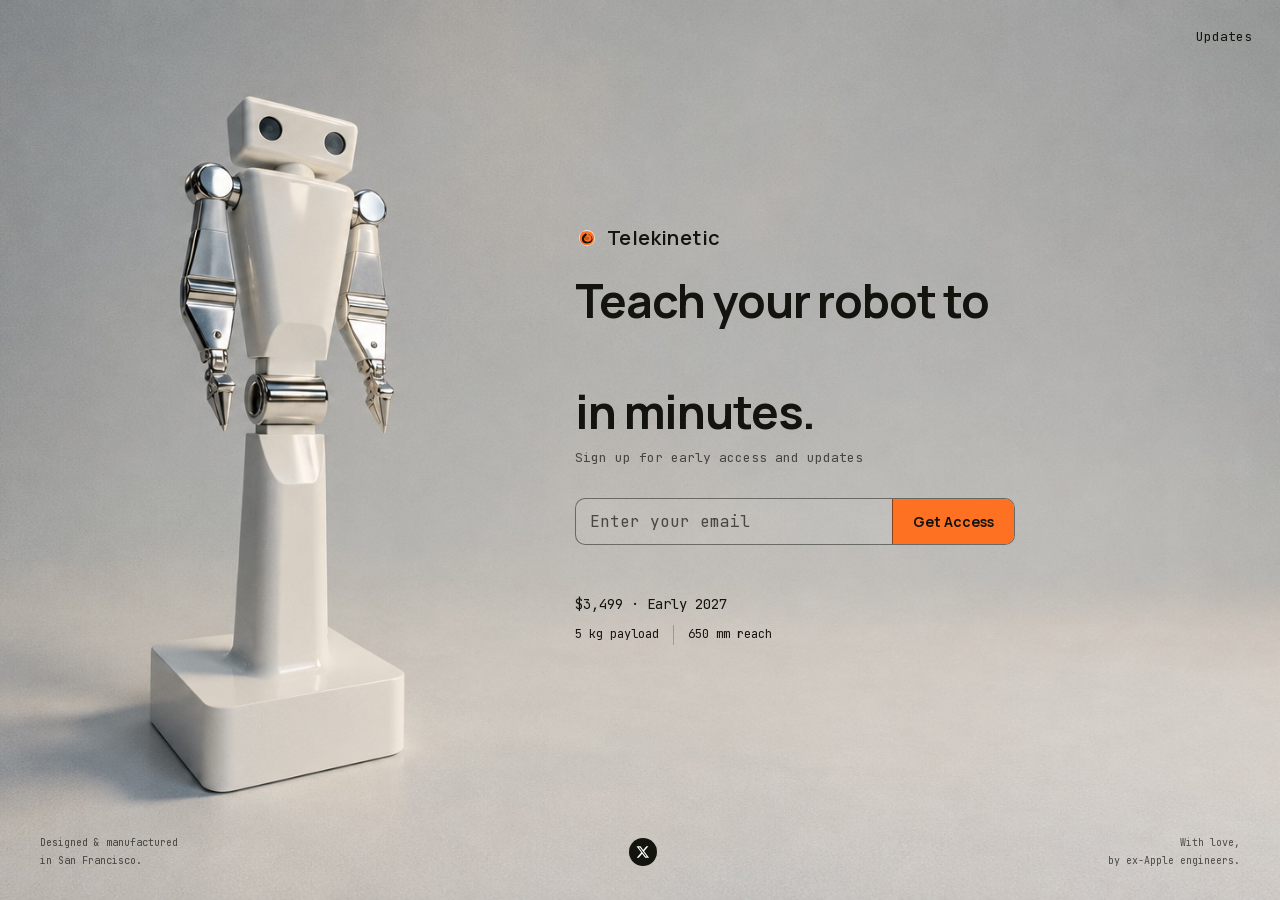
<file: index.html>
<!DOCTYPE html>
<html lang="en">
<head>
<meta charset="utf-8">
<!-- Direct GA4: Telekinetic web stream, initialized by /assets/analytics.js. -->
<script src="/assets/analytics.js"></script>
<script src="/assets/behavior.js"></script>
<!-- Google Tag Manager -->
<script>(function(w,d,s,l,i){w[l]=w[l]||[];w[l].push({'gtm.start':
new Date().getTime(),event:'gtm.js'});var f=d.getElementsByTagName(s)[0],
j=d.createElement(s),dl=l!='dataLayer'?'&l='+l:'';j.async=true;j.src=
'https://www.googletagmanager.com/gtm.js?id='+i+dl;f.parentNode.insertBefore(j,f);
})(window,document,'script','dataLayer','GTM-W44566MH');</script>
<script>(function(w,d,s,l,i){w[l]=w[l]||[];w[l].push({'gtm.start':
new Date().getTime(),event:'gtm.js'});var f=d.getElementsByTagName(s)[0],
j=d.createElement(s),dl=l!='dataLayer'?'&l='+l:'';j.async=true;j.src=
'https://www.googletagmanager.com/gtm.js?id='+i+dl;f.parentNode.insertBefore(j,f);
})(window,document,'script','dataLayer','GTM-W2WT46WW');</script>
<!-- End Google Tag Manager -->
<meta name="viewport" content="width=device-width, initial-scale=1, viewport-fit=cover">
<meta name="theme-color" content="#b9bbb5" media="(min-width: 761px) and (min-aspect-ratio: 10001 / 10000)">
<meta name="theme-color" content="#c2c2bb" media="(max-width: 760px), (max-aspect-ratio: 1 / 1)">
<title>Telekinetic — Teach your own robot in minutes</title>
<meta name="description" content="Teach your own robot in minutes. 5 kg payload, 650 mm reach. $3,499. Early 2027.">
<meta property="og:type" content="website">
<meta property="og:title" content="Telekinetic — Teach your own robot in minutes">
<meta property="og:description" content="Yours to teach. $3,499. Early 2027.">
<meta property="og:image" content="https://telekinetic.bot/assets/robot-studio.jpg">
<meta name="twitter:card" content="summary_large_image">
<meta name="twitter:title" content="Telekinetic — Teach your own robot in minutes">
<meta name="twitter:description" content="Yours to teach. $3,499. Early 2027.">
<meta name="twitter:image" content="https://telekinetic.bot/assets/robot-studio.jpg">
<link rel="preload" as="image" href="assets/robot-studio.jpg" media="(min-width: 761px) and (min-aspect-ratio: 10001 / 10000)">
<style>/* cyrillic-ext */
@font-face {
  font-family: 'JetBrains Mono';
  font-style: normal;
  font-weight: 400;
  font-display: swap;
  src: url("assets/43e7d0b7.woff2") format('woff2');
  unicode-range: U+0460-052F, U+1C80-1C8A, U+20B4, U+2DE0-2DFF, U+A640-A69F, U+FE2E-FE2F;
}
/* cyrillic */
@font-face {
  font-family: 'JetBrains Mono';
  font-style: normal;
  font-weight: 400;
  font-display: swap;
  src: url("assets/e3f0cf5c.woff2") format('woff2');
  unicode-range: U+0301, U+0400-045F, U+0490-0491, U+04B0-04B1, U+2116;
}
/* greek */
@font-face {
  font-family: 'JetBrains Mono';
  font-style: normal;
  font-weight: 400;
  font-display: swap;
  src: url("assets/a555582a.woff2") format('woff2');
  unicode-range: U+0370-0377, U+037A-037F, U+0384-038A, U+038C, U+038E-03A1, U+03A3-03FF;
}
/* vietnamese */
@font-face {
  font-family: 'JetBrains Mono';
  font-style: normal;
  font-weight: 400;
  font-display: swap;
  src: url("assets/3508856f.woff2") format('woff2');
  unicode-range: U+0102-0103, U+0110-0111, U+0128-0129, U+0168-0169, U+01A0-01A1, U+01AF-01B0, U+0300-0301, U+0303-0304, U+0308-0309, U+0323, U+0329, U+1EA0-1EF9, U+20AB;
}
/* latin-ext */
@font-face {
  font-family: 'JetBrains Mono';
  font-style: normal;
  font-weight: 400;
  font-display: swap;
  src: url("assets/17e02203.woff2") format('woff2');
  unicode-range: U+0100-02BA, U+02BD-02C5, U+02C7-02CC, U+02CE-02D7, U+02DD-02FF, U+0304, U+0308, U+0329, U+1D00-1DBF, U+1E00-1E9F, U+1EF2-1EFF, U+2020, U+20A0-20AB, U+20AD-20C0, U+2113, U+2C60-2C7F, U+A720-A7FF;
}
/* latin */
@font-face {
  font-family: 'JetBrains Mono';
  font-style: normal;
  font-weight: 400;
  font-display: swap;
  src: url("assets/7f76cdfa.woff2") format('woff2');
  unicode-range: U+0000-00FF, U+0131, U+0152-0153, U+02BB-02BC, U+02C6, U+02DA, U+02DC, U+0304, U+0308, U+0329, U+2000-206F, U+20AC, U+2122, U+2191, U+2193, U+2212, U+2215, U+FEFF, U+FFFD;
}
/* cyrillic-ext */
@font-face {
  font-family: 'JetBrains Mono';
  font-style: normal;
  font-weight: 500;
  font-display: swap;
  src: url("assets/43e7d0b7.woff2") format('woff2');
  unicode-range: U+0460-052F, U+1C80-1C8A, U+20B4, U+2DE0-2DFF, U+A640-A69F, U+FE2E-FE2F;
}
/* cyrillic */
@font-face {
  font-family: 'JetBrains Mono';
  font-style: normal;
  font-weight: 500;
  font-display: swap;
  src: url("assets/e3f0cf5c.woff2") format('woff2');
  unicode-range: U+0301, U+0400-045F, U+0490-0491, U+04B0-04B1, U+2116;
}
/* greek */
@font-face {
  font-family: 'JetBrains Mono';
  font-style: normal;
  font-weight: 500;
  font-display: swap;
  src: url("assets/a555582a.woff2") format('woff2');
  unicode-range: U+0370-0377, U+037A-037F, U+0384-038A, U+038C, U+038E-03A1, U+03A3-03FF;
}
/* vietnamese */
@font-face {
  font-family: 'JetBrains Mono';
  font-style: normal;
  font-weight: 500;
  font-display: swap;
  src: url("assets/3508856f.woff2") format('woff2');
  unicode-range: U+0102-0103, U+0110-0111, U+0128-0129, U+0168-0169, U+01A0-01A1, U+01AF-01B0, U+0300-0301, U+0303-0304, U+0308-0309, U+0323, U+0329, U+1EA0-1EF9, U+20AB;
}
/* latin-ext */
@font-face {
  font-family: 'JetBrains Mono';
  font-style: normal;
  font-weight: 500;
  font-display: swap;
  src: url("assets/17e02203.woff2") format('woff2');
  unicode-range: U+0100-02BA, U+02BD-02C5, U+02C7-02CC, U+02CE-02D7, U+02DD-02FF, U+0304, U+0308, U+0329, U+1D00-1DBF, U+1E00-1E9F, U+1EF2-1EFF, U+2020, U+20A0-20AB, U+20AD-20C0, U+2113, U+2C60-2C7F, U+A720-A7FF;
}
/* latin */
@font-face {
  font-family: 'JetBrains Mono';
  font-style: normal;
  font-weight: 500;
  font-display: swap;
  src: url("assets/7f76cdfa.woff2") format('woff2');
  unicode-range: U+0000-00FF, U+0131, U+0152-0153, U+02BB-02BC, U+02C6, U+02DA, U+02DC, U+0304, U+0308, U+0329, U+2000-206F, U+20AC, U+2122, U+2191, U+2193, U+2212, U+2215, U+FEFF, U+FFFD;
}
/* cyrillic-ext */
@font-face {
  font-family: 'Manrope';
  font-style: normal;
  font-weight: 600;
  font-display: swap;
  src: url("assets/4dc63db3.woff2") format('woff2');
  unicode-range: U+0460-052F, U+1C80-1C8A, U+20B4, U+2DE0-2DFF, U+A640-A69F, U+FE2E-FE2F;
}
/* cyrillic */
@font-face {
  font-family: 'Manrope';
  font-style: normal;
  font-weight: 600;
  font-display: swap;
  src: url("assets/01ca65db.woff2") format('woff2');
  unicode-range: U+0301, U+0400-045F, U+0490-0491, U+04B0-04B1, U+2116;
}
/* greek */
@font-face {
  font-family: 'Manrope';
  font-style: normal;
  font-weight: 600;
  font-display: swap;
  src: url("assets/b2069164.woff2") format('woff2');
  unicode-range: U+0370-0377, U+037A-037F, U+0384-038A, U+038C, U+038E-03A1, U+03A3-03FF;
}
/* vietnamese */
@font-face {
  font-family: 'Manrope';
  font-style: normal;
  font-weight: 600;
  font-display: swap;
  src: url("assets/5e5f9a6a.woff2") format('woff2');
  unicode-range: U+0102-0103, U+0110-0111, U+0128-0129, U+0168-0169, U+01A0-01A1, U+01AF-01B0, U+0300-0301, U+0303-0304, U+0308-0309, U+0323, U+0329, U+1EA0-1EF9, U+20AB;
}
/* latin-ext */
@font-face {
  font-family: 'Manrope';
  font-style: normal;
  font-weight: 600;
  font-display: swap;
  src: url("assets/e9dc303c.woff2") format('woff2');
  unicode-range: U+0100-02BA, U+02BD-02C5, U+02C7-02CC, U+02CE-02D7, U+02DD-02FF, U+0304, U+0308, U+0329, U+1D00-1DBF, U+1E00-1E9F, U+1EF2-1EFF, U+2020, U+20A0-20AB, U+20AD-20C0, U+2113, U+2C60-2C7F, U+A720-A7FF;
}
/* latin */
@font-face {
  font-family: 'Manrope';
  font-style: normal;
  font-weight: 600;
  font-display: swap;
  src: url("assets/5b0e48e4.woff2") format('woff2');
  unicode-range: U+0000-00FF, U+0131, U+0152-0153, U+02BB-02BC, U+02C6, U+02DA, U+02DC, U+0304, U+0308, U+0329, U+2000-206F, U+20AC, U+2122, U+2191, U+2193, U+2212, U+2215, U+FEFF, U+FFFD;
}
/* cyrillic-ext */
@font-face {
  font-family: 'Manrope';
  font-style: normal;
  font-weight: 700;
  font-display: swap;
  src: url("assets/4dc63db3.woff2") format('woff2');
  unicode-range: U+0460-052F, U+1C80-1C8A, U+20B4, U+2DE0-2DFF, U+A640-A69F, U+FE2E-FE2F;
}
/* cyrillic */
@font-face {
  font-family: 'Manrope';
  font-style: normal;
  font-weight: 700;
  font-display: swap;
  src: url("assets/01ca65db.woff2") format('woff2');
  unicode-range: U+0301, U+0400-045F, U+0490-0491, U+04B0-04B1, U+2116;
}
/* greek */
@font-face {
  font-family: 'Manrope';
  font-style: normal;
  font-weight: 700;
  font-display: swap;
  src: url("assets/b2069164.woff2") format('woff2');
  unicode-range: U+0370-0377, U+037A-037F, U+0384-038A, U+038C, U+038E-03A1, U+03A3-03FF;
}
/* vietnamese */
@font-face {
  font-family: 'Manrope';
  font-style: normal;
  font-weight: 700;
  font-display: swap;
  src: url("assets/5e5f9a6a.woff2") format('woff2');
  unicode-range: U+0102-0103, U+0110-0111, U+0128-0129, U+0168-0169, U+01A0-01A1, U+01AF-01B0, U+0300-0301, U+0303-0304, U+0308-0309, U+0323, U+0329, U+1EA0-1EF9, U+20AB;
}
/* latin-ext */
@font-face {
  font-family: 'Manrope';
  font-style: normal;
  font-weight: 700;
  font-display: swap;
  src: url("assets/e9dc303c.woff2") format('woff2');
  unicode-range: U+0100-02BA, U+02BD-02C5, U+02C7-02CC, U+02CE-02D7, U+02DD-02FF, U+0304, U+0308, U+0329, U+1D00-1DBF, U+1E00-1E9F, U+1EF2-1EFF, U+2020, U+20A0-20AB, U+20AD-20C0, U+2113, U+2C60-2C7F, U+A720-A7FF;
}
/* latin */
@font-face {
  font-family: 'Manrope';
  font-style: normal;
  font-weight: 700;
  font-display: swap;
  src: url("assets/5b0e48e4.woff2") format('woff2');
  unicode-range: U+0000-00FF, U+0131, U+0152-0153, U+02BB-02BC, U+02C6, U+02DA, U+02DC, U+0304, U+0308, U+0329, U+2000-206F, U+20AC, U+2122, U+2191, U+2193, U+2212, U+2215, U+FEFF, U+FFFD;
}
</style>
<style>
  :root { color-scheme: light; --ink: #14140f; --accent: #ff7122; --mono: 'JetBrains Mono', monospace; }
  * { box-sizing: border-box; }
  body { margin: 0; background: #b9bbb5; color: var(--ink); font-family: 'Manrope', sans-serif; -webkit-font-smoothing: antialiased; }
  ::selection { background: var(--accent); color: var(--ink); }
  .hero { position: relative; min-height: 100svh; overflow: hidden; display: grid; grid-template-columns: 44% 56%; align-items: start; padding: 64px 0 100px; }
  .hero-visual { display: block; }
  .hero-photo { position: absolute; top: 0; left: 0; width: 100%; height: 100%; object-fit: cover; object-position: left top; pointer-events: none; }
  .studio-extension { position: absolute; top: 0; pointer-events: none; transform: scaleX(-1); }
  .product { container-type: inline-size; position: relative; min-width: 0; max-width: 760px; margin: max(0px, calc(50svh - 320px)) 0 0; padding: 32px 4vw 32px 12px; }

  h1 { font-size: min(54px, 3.6vw, 9.2cqw); font-weight: 700; line-height: 1; letter-spacing: -.025em; margin: 0 0 14px; }
  .signup-note { font-family: var(--mono); font-size: 13px; color: #14140fb3; margin: 0 0 32px; }
  .product-name { display: flex; align-items: center; gap: 8px; font-size: 20px; line-height: 1.2; font-weight: 600; letter-spacing: .02em; margin: 0 0 28px; }
  .brand-logo { position: relative; display: grid; place-items: center; flex: 0 0 auto; width: 24px; height: 24px; padding: 0; border: 0; border-radius: 50%; background: transparent; color: inherit; cursor: pointer; }
  .brand-logo::before { content: ""; position: absolute; inset: -10px; border-radius: 50%; }
  .brand-logo:hover { background: transparent; }
  .brand-mark { display: block; width: 18px; height: 18px; }
  .brand-mark .wheel { transform-origin: 128px 128px; }
  .brand-mark .eye { transform-box: fill-box; transform-origin: center; }
  .brand-logo.is-playing .wheel { animation: brand-spin 8s linear infinite; }
  .brand-logo.is-playing .orange { animation: brand-pulse 4s ease-in-out infinite; }
  .brand-logo.is-playing .eye { animation: brand-blink 4s infinite; }
  @keyframes brand-spin { to { transform: rotate(360deg); } }
  @keyframes brand-pulse { 0%,100% { fill: #ff7122; } 50% { fill: #ff8945; } }
  @keyframes brand-blink { 0%,57%,65%,100% { transform: scaleY(1); } 60%,62% { transform: scaleY(.08); } }
  .specs { display: flex; flex-wrap: wrap; gap: 6px 14px; padding: 0; list-style: none; font-family: var(--mono); font-size: 12px; line-height: 1.6; margin: 12px 0 0; }
  .specs li { white-space: nowrap; }
  .specs li + li { border-left: 1px solid #14140f40; padding-left: 14px; }
  .headline-intro, .headline-ending { display: block; white-space: nowrap; }
  /* Manrope’s visible letters sit .08em below the line-box center. Offset the
     viewport and rotation axis to center both fades on the letters themselves. */
  .headline-dial { color: var(--accent); position: relative; display: grid; width: max-content; max-width: 100%; height: 2em; padding-block: .22em .38em; margin-block: -.22em -.38em; overflow: hidden; perspective: 10em; mask-image: linear-gradient(to bottom, transparent, #000 20%, #000 80%, transparent); font-size: inherit; line-height: 1.3; letter-spacing: -.04em; }
  .dial-task { position: relative; grid-area: 1 / 1; display: block; white-space: nowrap; opacity: 0; transform: rotateX(-70deg); transform-origin: center calc(50% + .08em) -.85em; backface-visibility: hidden; will-change: transform, opacity; animation: dial-turn 12s infinite both; }
  .dial-task:nth-child(1) { animation-delay: -2.35s; }
  .dial-task:nth-child(2) { animation-delay: .65s; }
  .dial-task:nth-child(3) { animation-delay: 3.65s; }
  .dial-task:nth-child(4) { animation-delay: 6.65s; }
  .dial-task > span { display: inline-block; }
  @keyframes dial-turn {
    0% { opacity: 0; transform: rotateX(-70deg); animation-timing-function: cubic-bezier(.4,0,.2,1); }
    19.583333% { opacity: 1; transform: rotateX(0); }
    25% { opacity: 1; transform: rotateX(0); animation-timing-function: cubic-bezier(.4,0,.2,1); }
    44.583333%, 100% { opacity: 0; transform: rotateX(70deg); }
  }
  .sr-only { position: absolute; width: 1px; height: 1px; overflow: hidden; clip-path: inset(50%); white-space: nowrap; }
  .purchase { display: flex; flex-wrap: wrap; align-items: baseline; gap: 8px; margin: 20px 0 0; font-family: var(--mono); font-size: 14px; }
  .price, .availability { font: inherit; }
  .signup { width: 100%; max-width: 440px; }
  form { display: flex; width: 100%; border-radius: 10px; overflow: hidden; border: 1px solid #14140f80; background: #ffffff0d; }
  input { width: 0; flex: 1; min-width: 0; padding: 12px 14px; background: transparent; color: var(--ink); border: 0; border-radius: 0; font-family: var(--mono); font-size: 16px; }
  input::placeholder { color: #14140fb3; opacity: 1; }
  button { border: 0; border-left: 1px solid #14140f80; padding: 12px 20px; background: var(--accent); color: var(--ink); font: 700 14px 'Manrope', sans-serif; cursor: pointer; transition: background .2s; white-space: nowrap; }
  button:hover { background: #ff8c4b; }
  button:disabled { cursor: wait; opacity: .7; }
  :focus-visible { outline: 2px solid var(--ink); outline-offset: 4px; }
  form:focus-within { outline: 2px solid var(--ink); outline-offset: 3px; }
  input:focus-visible { outline: none; }
  .form-message { min-height: 1.6em; margin: 10px 0 0; font-family: var(--mono); font-size: 13px; line-height: 1.6; color: #9b0f45; }
  .share { display: grid; gap: 10px; width: 100%; max-width: 440px; margin: 14px 0 0; font-family: var(--mono); font-size: 13px; }
  .share[hidden] { display: none; }
  .signup-done { display: inline-flex; align-items: center; gap: 10px; margin: 0; padding: 10px 14px; border: 1px solid #1f7a3a40; border-radius: 10px; background: #d5ead7; color: #14532d; font-family: var(--mono); font-size: 13px; line-height: 1.4; }
  .signup-done::before { content: ''; flex: 0 0 auto; width: 18px; height: 18px; border-radius: 50%; background: #1f7a3a url("data:image/svg+xml,%3Csvg xmlns='http://www.w3.org/2000/svg' viewBox='0 0 12 12'%3E%3Cpath d='M2.5 6.2 5 8.6l4.5-5' fill='none' stroke='%23fff' stroke-width='1.8' stroke-linecap='round' stroke-linejoin='round'/%3E%3C/svg%3E") center / 12px no-repeat; }
  .share-row { display: flex; align-items: center; justify-content: space-between; gap: 12px; }
  .share-row p { margin: 0; }
  .share-button { display: inline-flex; align-items: center; justify-content: center; gap: 6px; flex: 0 0 auto; min-width: 44px; min-height: 36px; padding: 8px 14px; border: 1px solid #14140f80; border-radius: 10px; background: #ffffff0d; color: var(--ink); font: 700 13px 'Manrope', sans-serif; text-decoration: none; }
  .share-button:hover { background: #ffffff40; }
  .footer { position: absolute; bottom: 30px; left: 40px; right: 40px; display: flex; justify-content: space-between; align-items: end; gap: 24px; font-family: var(--mono); font-size: 10px; line-height: 1.8; color: #14140fb3; }
  .footer p { margin: 0; }
  .updates-link { position: absolute; top: 22px; right: max(28px, env(safe-area-inset-right)); z-index: 5; font-family: var(--mono); font-size: 13px; line-height: 1; color: var(--ink); text-decoration: none; padding: 8px 0; }
  .updates-link:hover { text-decoration: underline; text-decoration-color: var(--accent); text-decoration-thickness: 2px; text-underline-offset: 4px; }
  .footer-note { text-align: right; }
  .x-link { display: inline-flex; flex: 0 0 auto; width: 36px; height: 36px; border-radius: 50%; color: var(--ink); transition: opacity .2s; }
  .x-link svg { width: 100%; height: 100%; }
  .x-link:hover { opacity: .8; }
  .footer-x { align-self: center; width: 28px; height: 28px; }
  /* Keep tablet content beside a fully visible robot, including portrait screens. */
  @media (min-width: 601px) and (max-width: 1100px) {
    .product-name { font-size: clamp(15px, 1.8vw, 20px); }
    .brand-mark { width: clamp(14px, 1.64vw, 18px); height: clamp(14px, 1.64vw, 18px); }
    .footer { left: 28px; right: 28px; }
  }
  @media (max-width: 760px), (max-aspect-ratio: 1 / 1) {
    .studio-extension { display: none; }
    html, body { background: #c2c2bb; }
    /* The empty right side of the extended studio scene continues behind the content. */
    .hero { display: block; min-height: 100svh; min-height: 100dvh; padding: 0; isolation: isolate; }
    .hero::before { content: ''; position: absolute; inset: 0; z-index: -1; background: url('assets/robot-studio-extended.jpg') right bottom / cover no-repeat; filter: brightness(.94) sepia(.05); pointer-events: none; }
    .hero-visual { display: block; }
    .hero-photo { position: relative; display: block; width: 100%; height: auto; aspect-ratio: 2 / 3; object-fit: cover; object-position: left top; inset: auto; mask-image: linear-gradient(to bottom, #000 93%, transparent 100%); }
    .product { width: auto; max-width: 560px; margin: 0 auto; padding: 32px max(20px, env(safe-area-inset-right)) 48px max(20px, env(safe-area-inset-left)); }
    h1 { font-size: min(48px, 9.2cqw); line-height: 1.08; letter-spacing: -.045em; margin-bottom: 24px; }
    .product-name { font-size: 15px; margin-bottom: 24px; gap: 6px; }
    .brand-mark { width: 14px; height: 14px; }
    .signup-note { margin-bottom: 24px; }
    .specs, .signup { max-width: none; }
    .footer { position: relative; left: auto; right: auto; bottom: auto; padding: 0 max(26px, env(safe-area-inset-right)) max(24px, env(safe-area-inset-bottom)) max(26px, env(safe-area-inset-left)); font-size: 9px; }
    .footer-note { max-width: 130px; }
    /* Lead with the headline and signup; the robot follows below. */
    .hero { display: flex; flex-direction: column; }
    .product { order: 1; width: 100%; padding-top: max(32px, env(safe-area-inset-top)); padding-bottom: 8px; }
    .hero-visual { order: 2; }
    .footer { order: 3; }
    .hero-photo { mask-image: linear-gradient(to bottom, transparent 0, #000 22%, #000 93%, transparent 100%); }
  }
  @media (prefers-reduced-motion: reduce) {
    button { transition: none; }
    .brand-logo.is-playing .wheel, .brand-logo.is-playing .orange, .brand-logo.is-playing .eye { animation: none; }
    .headline-dial { mask-image: none; }
    .dial-task { animation: none; opacity: 0; transform: none; }
    .dial-task:first-child { opacity: 1; }
  }
</style>
</head>
<body>
<!-- Google Tag Manager (noscript) -->
<noscript><iframe src="https://www.googletagmanager.com/ns.html?id=GTM-W44566MH"
height="0" width="0" style="display:none;visibility:hidden"></iframe></noscript>
<noscript><iframe src="https://www.googletagmanager.com/ns.html?id=GTM-W2WT46WW"
height="0" width="0" style="display:none;visibility:hidden"></iframe></noscript>
<!-- End Google Tag Manager (noscript) -->
<main class="hero">
  <a class="updates-link" href="updates/">Updates</a>
  <picture class="hero-visual">
  <img class="hero-photo" src="assets/robot-studio.jpg" alt="A white Telekinetic robot with two polished metal arms and a mobile base, casting a shadow across the gray studio floor" fetchpriority="high" width="1536" height="1024">
  </picture>
  <img class="studio-extension" src="assets/robot-studio.jpg" alt="" aria-hidden="true">
  <section class="product" aria-labelledby="headline">
    <div class="product-name"><button class="brand-logo" type="button" aria-label="Animate Telekinetic logo"><svg class="brand-mark" viewBox="0 0 256 256" aria-hidden="true" focusable="false">



<circle cx="128" cy="128" r="112" fill="#fff"/>
<path class="orange" fill="#ff7122" d="M125 28C163 28 197 40 216 73C232 98 236 117 230 141C226 169 213 199 186 216C161 231 126 236 96 226C66 218 44 202 33 176C22 150 24 120 31 94C37 66 50 43 78 35C95 30 111 29 125 28Z"/>
<path class="wheel" fill="#14140f" d="M100 69C111 61 121 65 124 75C128 85 118 93 108 102C87 120 83 136 89 154C97 177 124 185 149 181C174 177 192 161 193 143C195 124 185 104 174 92C164 81 153 75 145 73C140 71 140 69 145 70C166 75 181 88 192 106C205 126 211 144 204 162C195 186 175 199 146 203C120 207 94 203 77 191C58 178 53 155 56 133C58 107 74 87 100 69Z"/>
<rect x="105" y="118" width="46" height="28" rx="8" fill="none" stroke="#14140f" stroke-width="4.5"/>
<circle class="eye" cx="119" cy="132" r="4" fill="#14140f"/>
<circle class="eye" cx="137" cy="132" r="4" fill="#14140f"/>
</svg>
</button><span>Telekinetic</span></div>
    <h1 id="headline">
      <span class="headline-intro">Teach your robot to</span>
      <span class="headline-dial" aria-hidden="true">
        <span class="dial-task"><span>make you espresso</span></span>
        <span class="dial-task"><span>wipe down the counter</span></span>
        <span class="dial-task"><span>clean your bathroom</span></span>
        <span class="dial-task"><span>make you an omelette</span></span>
      </span>
      <span class="sr-only">make you espresso, wipe down the counter, clean your bathroom, or make you an omelette</span>
      <span class="headline-ending">in minutes.</span>
    </h1>
    <p class="signup-note">Sign up for early access and updates</p>
    <div id="tk-signup" class="signup">
      <form id="tk-form" novalidate aria-label="Get early access to Telekinetic">
        <input id="tk-email" type="email" name="email" autocomplete="email" inputmode="email" enterkeyhint="go" autocapitalize="off" autocorrect="off" spellcheck="false" placeholder="Enter your email" aria-label="Email address" aria-describedby="tk-error" required>
        <button id="tk-submit" type="submit">Get Access</button>
      </form>
      <p id="tk-error" class="form-message" role="alert"></p>
    </div>
    <div id="tk-share" class="share" hidden>
      <div class="share-row">
        <p>Know someone who’d want one? Share it!</p>
        <button id="tk-copy" class="share-button" type="button">Copy URL</button>
      </div>
      <div class="share-row">
        <p>Follow us on X</p>
        <a id="tk-follow" class="x-link" href="https://x.com/telekinetic_bot" target="_blank" rel="noopener" aria-label="Telekinetic on X"><svg viewBox="0 0 24 24" aria-hidden="true" focusable="false"><circle cx="12" cy="12" r="12" fill="currentColor"/><path fill="#fff" transform="translate(5.8 6) scale(.5)" d="M18.244 2.25h3.308l-7.227 8.26 8.502 11.24H16.17l-5.214-6.817L4.99 21.75H1.68l7.73-8.835L1.254 2.25H8.08l4.713 6.231zm-1.161 17.52h1.833L7.084 4.126H5.117z"/></svg></a>
      </div>
    </div>
    <div class="purchase"><span class="price">$3,499</span><span aria-hidden="true">·</span><span class="availability">Early 2027</span></div>
    <ul class="specs" aria-label="Robot specifications"><li>5 kg payload</li><li>650 mm reach</li></ul>
  </section>
  <footer class="footer">
    <p>Designed & manufactured<br>in San Francisco.</p>
    <a id="tk-footer-x" class="x-link footer-x" href="https://x.com/telekinetic_bot" target="_blank" rel="noopener" aria-label="Telekinetic on X"><svg viewBox="0 0 24 24" aria-hidden="true" focusable="false"><circle cx="12" cy="12" r="12" fill="currentColor"/><path fill="#fff" transform="translate(5.8 6) scale(.5)" d="M18.244 2.25h3.308l-7.227 8.26 8.502 11.24H16.17l-5.214-6.817L4.99 21.75H1.68l7.73-8.835L1.254 2.25H8.08l4.713 6.231zm-1.161 17.52h1.833L7.084 4.126H5.117z"/></svg></a>
    <p class="footer-note">With love,<br>by ex-Apple engineers.</p>
  </footer>
</main>
<script>
  // Stack before a tall viewport makes the robot intrude into the text column.
  const stackedLayout = window.matchMedia("(max-width: 760px), (max-aspect-ratio: 1 / 1)");
  // Fit the original landscape photo by height so the full robot stays in frame.
  const hero = document.querySelector('.hero');
  const studioPhoto = document.querySelector('.hero-photo');
  const studioExtension = document.querySelector('.studio-extension');
  function fitStudioPhoto() {
    const width = hero.clientWidth;
    const height = hero.clientHeight;
    const mobile = stackedLayout.matches;
    if (mobile) {
      // Use the sharp original studio photo; the mobile crop retains its cast shadow.
      studioPhoto.style.removeProperty('width');
      studioPhoto.style.removeProperty('height');
      studioPhoto.style.removeProperty('left');
      return;
    }
    const photoWidth = height * 1.5;
    const photoHeight = height;
    const left = Math.max(16 - photoWidth * .122, Math.min(0, (width - photoWidth) * .217));
    studioPhoto.style.width = `${photoWidth}px`;
    studioPhoto.style.height = `${photoHeight}px`;
    studioPhoto.style.left = `${left}px`;
    // Reflect the empty right-hand studio area to continue the backdrop on wide screens.
    studioExtension.style.width = `${photoWidth}px`;
    studioExtension.style.height = `${photoHeight}px`;
    studioExtension.style.left = `${left + photoWidth}px`;
  }
  stackedLayout.addEventListener("change", fitStudioPhoto);
  fitStudioPhoto();
  new ResizeObserver(fitStudioPhoto).observe(hero);

  // Play full logo cycles on interaction, or occasionally while visible.
  const brandLogo = document.querySelector('.brand-logo');
  const logoMotion = window.matchMedia('(prefers-reduced-motion: reduce)');
  let logoVisible = false;
  let logoHovered = false;
  let logoFocused = false;
  let logoIdleTimer;
  let logoCycleTimer;
  function scheduleLogoIdle() {
    clearTimeout(logoIdleTimer);
    if (logoMotion.matches || document.hidden || !logoVisible || brandLogo.classList.contains('is-playing')) return;
    logoIdleTimer = setTimeout(playLogo, 18000 + Math.random() * 22000);
  }
  function finishLogoCycle() {
    if (!logoMotion.matches && !document.hidden && logoVisible && (logoHovered || logoFocused)) {
      logoCycleTimer = setTimeout(finishLogoCycle, 8000);
      return;
    }
    brandLogo.classList.remove('is-playing');
    scheduleLogoIdle();
  }
  function playLogo() {
    if (logoMotion.matches || document.hidden || !logoVisible || brandLogo.classList.contains('is-playing')) return;
    clearTimeout(logoIdleTimer);
    brandLogo.classList.add('is-playing');
    logoCycleTimer = setTimeout(finishLogoCycle, 8000);
  }
  function stopLogo() {
    clearTimeout(logoIdleTimer);
    clearTimeout(logoCycleTimer);
    brandLogo.classList.remove('is-playing');
  }
  brandLogo.addEventListener('pointerenter', (event) => { if (event.pointerType === 'mouse') { logoHovered = true; playLogo(); } });
  brandLogo.addEventListener('pointerleave', () => { logoHovered = false; });
  brandLogo.addEventListener('focus', () => { logoFocused = brandLogo.matches(':focus-visible'); if (logoFocused) playLogo(); });
  brandLogo.addEventListener('blur', () => { logoFocused = false; });
  brandLogo.addEventListener('click', playLogo);
  new IntersectionObserver(([entry]) => {
    logoVisible = entry.isIntersecting;
    if (!logoVisible) stopLogo();
    else if (logoHovered || logoFocused) playLogo();
    else scheduleLogoIdle();
  }).observe(brandLogo);
  document.addEventListener('visibilitychange', () => {
    if (document.hidden) stopLogo();
    else if (logoHovered || logoFocused) playLogo();
    else scheduleLogoIdle();
  });
  logoMotion.addEventListener('change', () => { stopLogo(); if (logoHovered || logoFocused) playLogo(); else scheduleLogoIdle(); });

  // Post-signup sharing. The copied link carries r=share so visits it brings are attributed.
  const SHARE_URL = 'https://telekinetic.bot/?r=share';
  const copyButton = document.getElementById('tk-copy');
  copyButton.addEventListener('click', async () => {
    try {
      await navigator.clipboard.writeText(SHARE_URL);
    } catch (_) {
      const field = document.createElement('textarea');
      field.value = SHARE_URL;
      field.setAttribute('readonly', '');
      field.style.cssText = 'position:fixed; opacity:0;';
      document.body.append(field);
      field.select();
      document.execCommand('copy');
      field.remove();
    }
    copyButton.textContent = 'Copied!';
    setTimeout(() => { copyButton.textContent = 'Copy URL'; }, 2000);
    window.tkTrack?.('ui_click', { element_id: 'copy_url' });
  });
  const followLink = document.getElementById('tk-follow');
  followLink.addEventListener('click', () => window.tkTrack?.('ui_click', { element_id: 'follow_x' }));
  document.getElementById('tk-footer-x').addEventListener('click', () => window.tkTrack?.('ui_click', { element_id: 'footer_x' }));

  // Email signup wired to Loops
  const LOOPS_FORM_ID = "cmqjtqvul09p20j1ea906orra";

  const signup = document.getElementById("tk-signup");
  const form = document.getElementById("tk-form");
  const emailInput = document.getElementById("tk-email");
  const submitBtn = document.getElementById("tk-submit");
  const errorEl = document.getElementById("tk-error");

  const trackSignup = (name, details = {}) => {
    try { window.tkTrack?.(name, { form_id: 'notify_me', ...details }); } catch (_) {}
  };
  // Where this visitor came from, saved on the Loops contact as its source.
  const signupSource = () => {
    try {
      const params = new URL(location.href).searchParams;
      let ref = params.get('r');
      try { ref = ref || localStorage.getItem('telekinetic.ref_id'); } catch (_) {}
      if (ref) return `Website (ref: ${ref})`.slice(0, 100);
      const utm = [params.get('utm_source'), params.get('utm_campaign')].filter(Boolean).join(' / ');
      if (utm) return `Website (utm: ${utm})`.slice(0, 100);
      const referrer = document.referrer && new URL(document.referrer).hostname;
      if (referrer && referrer !== location.hostname) return `Website (referrer: ${referrer})`.slice(0, 100);
    } catch (_) {}
    return 'Website (direct)';
  };
  const showSignupDone = (message) => {
    const success = document.createElement("p");
    success.className = "signup-done";
    success.textContent = message;
    success.setAttribute("role", "status");
    signup.replaceWith(success);
    const share = document.getElementById("tk-share");
    if (share) share.hidden = false;
  };
  // Loops answers repeat signups exactly like new ones, so remember signups made in this
  // browser. Only a SHA-256 hash of the address is stored, never the address itself.
  const SIGNED_UP_KEY = 'telekinetic.signed_up';
  const emailKey = async (email) => {
    try {
      const digest = await crypto.subtle.digest('SHA-256', new TextEncoder().encode(email.toLowerCase()));
      return Array.from(new Uint8Array(digest), (byte) => byte.toString(16).padStart(2, '0')).join('');
    } catch (_) { return null; }
  };
  const rememberedSignups = () => {
    try { return JSON.parse(localStorage.getItem(SIGNED_UP_KEY)) || []; } catch (_) { return []; }
  };
  const rememberSignup = (key) => {
    try { if (key) localStorage.setItem(SIGNED_UP_KEY, JSON.stringify([...rememberedSignups(), key].slice(-5))); } catch (_) {}
  };
  let signupStarted = false;
  let signupAttempts = 0;
  emailInput.addEventListener('input', () => {
    if (!signupStarted && emailInput.value.trim()) {
      signupStarted = true;
      trackSignup('signup_start');
    }
  });

  form.addEventListener("submit", async (event) => {
    event.preventDefault();
    if (submitBtn.disabled) return;
    signupAttempts += 1;
    trackSignup('signup_attempt', { attempt_number: signupAttempts });
    const email = emailInput.value.trim();
    if (!/^[^\s@]+@[^\s@]+\.[^\s@]+$/.test(email)) {
      trackSignup('signup_error', { error_type: 'invalid_email' });
      errorEl.textContent = "Please enter a valid email.";
      return;
    }
    errorEl.textContent = "";
    submitBtn.disabled = true;
    submitBtn.textContent = "…";
    const signupKey = await emailKey(email);
    if (signupKey && rememberedSignups().includes(signupKey)) {
      // A repeat signup is not a new lead, but the visitor is on the list.
      trackSignup('signup_error', { error_type: 'already_subscribed' });
      showSignupDone("You’re already on the list.");
      return;
    }
    const signupRequestStart = performance.now();
    let signupStatus = 0;
    let signupFailure = 'network';
    try {
      const res = await fetch("https://app.loops.so/api/newsletter-form/" + LOOPS_FORM_ID, {
        method: "POST",
        headers: { "Content-Type": "application/x-www-form-urlencoded" },
        body: new URLSearchParams({ email, source: signupSource() }).toString(),
      });
      signupStatus = res.status;
      // Loops limits signups per IP address; shared networks hit this first.
      if (res.status === 429) {
        signupFailure = 'rate_limited';
        throw new Error("rate limited");
      }
      signupFailure = 'invalid_response';
      const data = await res.json();
      signupFailure = 'server_rejected';
      if (res.ok && data && data.success === true) {
        trackSignup('generate_lead', { response_time_ms: Math.round(performance.now() - signupRequestStart) });
        rememberSignup(signupKey);
        showSignupDone("You're on the list. Watch your inbox.");
      } else {
        throw new Error("err");
      }
    } catch (err) {
      trackSignup('signup_error', {
        error_type: signupFailure, http_status: signupStatus,
        response_time_ms: Math.round(performance.now() - signupRequestStart)
      });
      submitBtn.disabled = false;
      submitBtn.textContent = "Get Access";
      errorEl.textContent = signupFailure === 'rate_limited'
        ? "Too many signups from this network, try again in a minute"
        : "Couldn't sign you up. Please try again.";
    }
  });

</script>
</body>
</html>
</file>
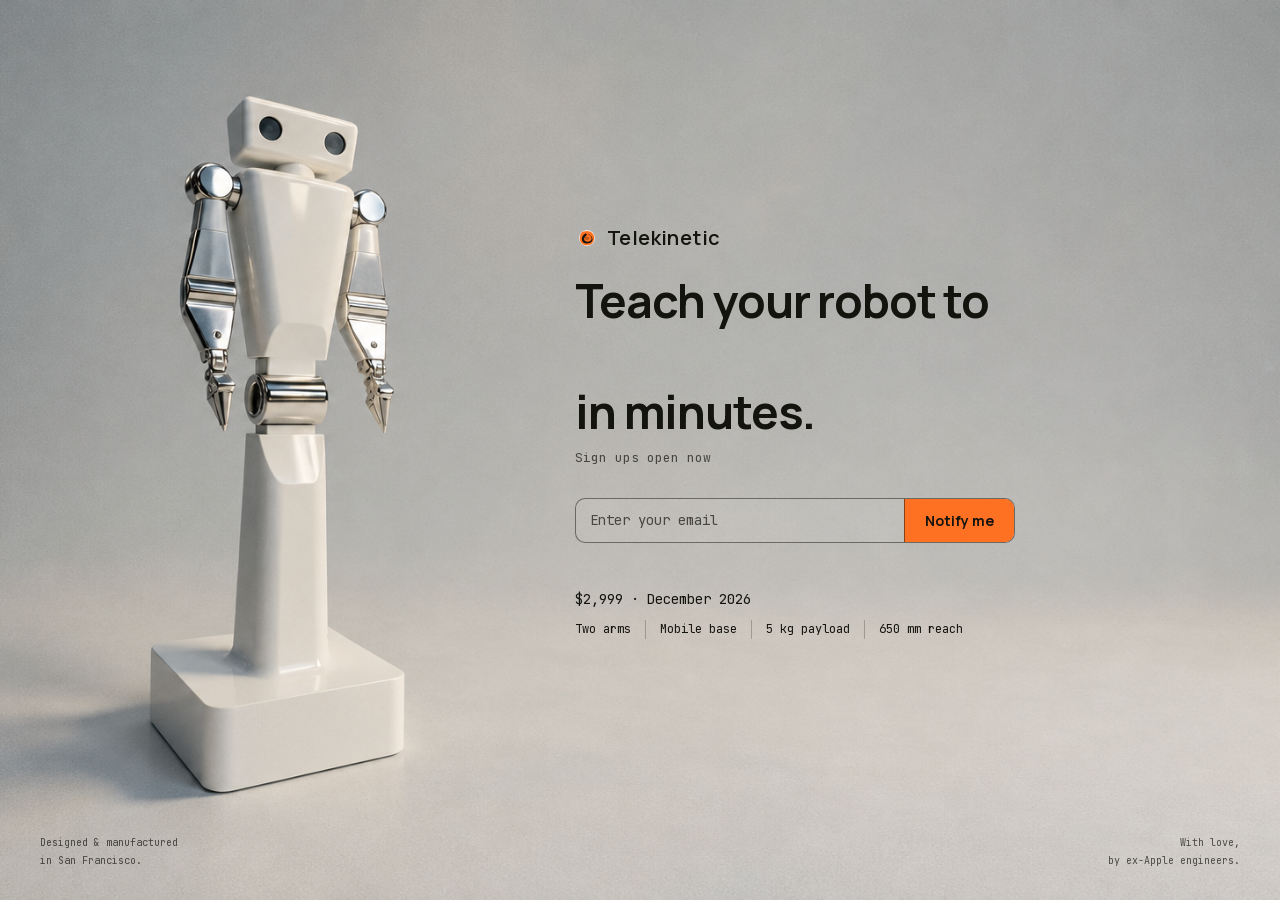
<file: preview/index.html>
<!DOCTYPE html>
<html lang="en">
<head>
<meta name="robots" content="noindex, nofollow">
<meta charset="utf-8">
<!-- Direct GA4: Telekinetic web stream, initialized by /assets/analytics.js. -->
<script src="assets/analytics.js"></script>
<script src="assets/behavior.js"></script>

<meta name="viewport" content="width=device-width, initial-scale=1, viewport-fit=cover">
<meta name="theme-color" content="#b9bbb5" media="(min-width: 761px) and (min-aspect-ratio: 10001 / 10000)">
<meta name="theme-color" content="#c2c2bb" media="(max-width: 760px), (max-aspect-ratio: 1 / 1)">
<title>Preview — Telekinetic — Teach your own robot in minutes</title>
<meta name="description" content="Teach your own robot in minutes. Two arms, a mobile base, and 650 mm of reach. $2,999. December 2026.">
<meta property="og:type" content="website">
<meta property="og:title" content="Telekinetic — Teach your own robot in minutes">
<meta property="og:description" content="Two arms. A mobile base. Yours to teach. $2,999. December 2026.">
<meta property="og:image" content="https://telekinetic.bot/assets/robot-studio.png">
<meta name="twitter:card" content="summary_large_image">
<meta name="twitter:title" content="Telekinetic — Teach your own robot in minutes">
<meta name="twitter:description" content="Two arms. A mobile base. Yours to teach. $2,999. December 2026.">
<meta name="twitter:image" content="https://telekinetic.bot/assets/robot-studio.png">
<link rel="preload" as="image" href="assets/robot-studio.png">
<style>/* cyrillic-ext */
@font-face {
  font-family: 'JetBrains Mono';
  font-style: normal;
  font-weight: 400;
  font-display: swap;
  src: url("assets/43e7d0b7.woff2") format('woff2');
  unicode-range: U+0460-052F, U+1C80-1C8A, U+20B4, U+2DE0-2DFF, U+A640-A69F, U+FE2E-FE2F;
}
/* cyrillic */
@font-face {
  font-family: 'JetBrains Mono';
  font-style: normal;
  font-weight: 400;
  font-display: swap;
  src: url("assets/e3f0cf5c.woff2") format('woff2');
  unicode-range: U+0301, U+0400-045F, U+0490-0491, U+04B0-04B1, U+2116;
}
/* greek */
@font-face {
  font-family: 'JetBrains Mono';
  font-style: normal;
  font-weight: 400;
  font-display: swap;
  src: url("assets/a555582a.woff2") format('woff2');
  unicode-range: U+0370-0377, U+037A-037F, U+0384-038A, U+038C, U+038E-03A1, U+03A3-03FF;
}
/* vietnamese */
@font-face {
  font-family: 'JetBrains Mono';
  font-style: normal;
  font-weight: 400;
  font-display: swap;
  src: url("assets/3508856f.woff2") format('woff2');
  unicode-range: U+0102-0103, U+0110-0111, U+0128-0129, U+0168-0169, U+01A0-01A1, U+01AF-01B0, U+0300-0301, U+0303-0304, U+0308-0309, U+0323, U+0329, U+1EA0-1EF9, U+20AB;
}
/* latin-ext */
@font-face {
  font-family: 'JetBrains Mono';
  font-style: normal;
  font-weight: 400;
  font-display: swap;
  src: url("assets/17e02203.woff2") format('woff2');
  unicode-range: U+0100-02BA, U+02BD-02C5, U+02C7-02CC, U+02CE-02D7, U+02DD-02FF, U+0304, U+0308, U+0329, U+1D00-1DBF, U+1E00-1E9F, U+1EF2-1EFF, U+2020, U+20A0-20AB, U+20AD-20C0, U+2113, U+2C60-2C7F, U+A720-A7FF;
}
/* latin */
@font-face {
  font-family: 'JetBrains Mono';
  font-style: normal;
  font-weight: 400;
  font-display: swap;
  src: url("assets/7f76cdfa.woff2") format('woff2');
  unicode-range: U+0000-00FF, U+0131, U+0152-0153, U+02BB-02BC, U+02C6, U+02DA, U+02DC, U+0304, U+0308, U+0329, U+2000-206F, U+20AC, U+2122, U+2191, U+2193, U+2212, U+2215, U+FEFF, U+FFFD;
}
/* cyrillic-ext */
@font-face {
  font-family: 'JetBrains Mono';
  font-style: normal;
  font-weight: 500;
  font-display: swap;
  src: url("assets/43e7d0b7.woff2") format('woff2');
  unicode-range: U+0460-052F, U+1C80-1C8A, U+20B4, U+2DE0-2DFF, U+A640-A69F, U+FE2E-FE2F;
}
/* cyrillic */
@font-face {
  font-family: 'JetBrains Mono';
  font-style: normal;
  font-weight: 500;
  font-display: swap;
  src: url("assets/e3f0cf5c.woff2") format('woff2');
  unicode-range: U+0301, U+0400-045F, U+0490-0491, U+04B0-04B1, U+2116;
}
/* greek */
@font-face {
  font-family: 'JetBrains Mono';
  font-style: normal;
  font-weight: 500;
  font-display: swap;
  src: url("assets/a555582a.woff2") format('woff2');
  unicode-range: U+0370-0377, U+037A-037F, U+0384-038A, U+038C, U+038E-03A1, U+03A3-03FF;
}
/* vietnamese */
@font-face {
  font-family: 'JetBrains Mono';
  font-style: normal;
  font-weight: 500;
  font-display: swap;
  src: url("assets/3508856f.woff2") format('woff2');
  unicode-range: U+0102-0103, U+0110-0111, U+0128-0129, U+0168-0169, U+01A0-01A1, U+01AF-01B0, U+0300-0301, U+0303-0304, U+0308-0309, U+0323, U+0329, U+1EA0-1EF9, U+20AB;
}
/* latin-ext */
@font-face {
  font-family: 'JetBrains Mono';
  font-style: normal;
  font-weight: 500;
  font-display: swap;
  src: url("assets/17e02203.woff2") format('woff2');
  unicode-range: U+0100-02BA, U+02BD-02C5, U+02C7-02CC, U+02CE-02D7, U+02DD-02FF, U+0304, U+0308, U+0329, U+1D00-1DBF, U+1E00-1E9F, U+1EF2-1EFF, U+2020, U+20A0-20AB, U+20AD-20C0, U+2113, U+2C60-2C7F, U+A720-A7FF;
}
/* latin */
@font-face {
  font-family: 'JetBrains Mono';
  font-style: normal;
  font-weight: 500;
  font-display: swap;
  src: url("assets/7f76cdfa.woff2") format('woff2');
  unicode-range: U+0000-00FF, U+0131, U+0152-0153, U+02BB-02BC, U+02C6, U+02DA, U+02DC, U+0304, U+0308, U+0329, U+2000-206F, U+20AC, U+2122, U+2191, U+2193, U+2212, U+2215, U+FEFF, U+FFFD;
}
/* cyrillic-ext */
@font-face {
  font-family: 'Manrope';
  font-style: normal;
  font-weight: 600;
  font-display: swap;
  src: url("assets/4dc63db3.woff2") format('woff2');
  unicode-range: U+0460-052F, U+1C80-1C8A, U+20B4, U+2DE0-2DFF, U+A640-A69F, U+FE2E-FE2F;
}
/* cyrillic */
@font-face {
  font-family: 'Manrope';
  font-style: normal;
  font-weight: 600;
  font-display: swap;
  src: url("assets/01ca65db.woff2") format('woff2');
  unicode-range: U+0301, U+0400-045F, U+0490-0491, U+04B0-04B1, U+2116;
}
/* greek */
@font-face {
  font-family: 'Manrope';
  font-style: normal;
  font-weight: 600;
  font-display: swap;
  src: url("assets/b2069164.woff2") format('woff2');
  unicode-range: U+0370-0377, U+037A-037F, U+0384-038A, U+038C, U+038E-03A1, U+03A3-03FF;
}
/* vietnamese */
@font-face {
  font-family: 'Manrope';
  font-style: normal;
  font-weight: 600;
  font-display: swap;
  src: url("assets/5e5f9a6a.woff2") format('woff2');
  unicode-range: U+0102-0103, U+0110-0111, U+0128-0129, U+0168-0169, U+01A0-01A1, U+01AF-01B0, U+0300-0301, U+0303-0304, U+0308-0309, U+0323, U+0329, U+1EA0-1EF9, U+20AB;
}
/* latin-ext */
@font-face {
  font-family: 'Manrope';
  font-style: normal;
  font-weight: 600;
  font-display: swap;
  src: url("assets/e9dc303c.woff2") format('woff2');
  unicode-range: U+0100-02BA, U+02BD-02C5, U+02C7-02CC, U+02CE-02D7, U+02DD-02FF, U+0304, U+0308, U+0329, U+1D00-1DBF, U+1E00-1E9F, U+1EF2-1EFF, U+2020, U+20A0-20AB, U+20AD-20C0, U+2113, U+2C60-2C7F, U+A720-A7FF;
}
/* latin */
@font-face {
  font-family: 'Manrope';
  font-style: normal;
  font-weight: 600;
  font-display: swap;
  src: url("assets/5b0e48e4.woff2") format('woff2');
  unicode-range: U+0000-00FF, U+0131, U+0152-0153, U+02BB-02BC, U+02C6, U+02DA, U+02DC, U+0304, U+0308, U+0329, U+2000-206F, U+20AC, U+2122, U+2191, U+2193, U+2212, U+2215, U+FEFF, U+FFFD;
}
/* cyrillic-ext */
@font-face {
  font-family: 'Manrope';
  font-style: normal;
  font-weight: 700;
  font-display: swap;
  src: url("assets/4dc63db3.woff2") format('woff2');
  unicode-range: U+0460-052F, U+1C80-1C8A, U+20B4, U+2DE0-2DFF, U+A640-A69F, U+FE2E-FE2F;
}
/* cyrillic */
@font-face {
  font-family: 'Manrope';
  font-style: normal;
  font-weight: 700;
  font-display: swap;
  src: url("assets/01ca65db.woff2") format('woff2');
  unicode-range: U+0301, U+0400-045F, U+0490-0491, U+04B0-04B1, U+2116;
}
/* greek */
@font-face {
  font-family: 'Manrope';
  font-style: normal;
  font-weight: 700;
  font-display: swap;
  src: url("assets/b2069164.woff2") format('woff2');
  unicode-range: U+0370-0377, U+037A-037F, U+0384-038A, U+038C, U+038E-03A1, U+03A3-03FF;
}
/* vietnamese */
@font-face {
  font-family: 'Manrope';
  font-style: normal;
  font-weight: 700;
  font-display: swap;
  src: url("assets/5e5f9a6a.woff2") format('woff2');
  unicode-range: U+0102-0103, U+0110-0111, U+0128-0129, U+0168-0169, U+01A0-01A1, U+01AF-01B0, U+0300-0301, U+0303-0304, U+0308-0309, U+0323, U+0329, U+1EA0-1EF9, U+20AB;
}
/* latin-ext */
@font-face {
  font-family: 'Manrope';
  font-style: normal;
  font-weight: 700;
  font-display: swap;
  src: url("assets/e9dc303c.woff2") format('woff2');
  unicode-range: U+0100-02BA, U+02BD-02C5, U+02C7-02CC, U+02CE-02D7, U+02DD-02FF, U+0304, U+0308, U+0329, U+1D00-1DBF, U+1E00-1E9F, U+1EF2-1EFF, U+2020, U+20A0-20AB, U+20AD-20C0, U+2113, U+2C60-2C7F, U+A720-A7FF;
}
/* latin */
@font-face {
  font-family: 'Manrope';
  font-style: normal;
  font-weight: 700;
  font-display: swap;
  src: url("assets/5b0e48e4.woff2") format('woff2');
  unicode-range: U+0000-00FF, U+0131, U+0152-0153, U+02BB-02BC, U+02C6, U+02DA, U+02DC, U+0304, U+0308, U+0329, U+2000-206F, U+20AC, U+2122, U+2191, U+2193, U+2212, U+2215, U+FEFF, U+FFFD;
}
</style>
<style>
  :root { color-scheme: light; --ink: #14140f; --accent: #ff7122; --mono: 'JetBrains Mono', monospace; }
  * { box-sizing: border-box; }
  body { margin: 0; background: #b9bbb5; color: var(--ink); font-family: 'Manrope', sans-serif; -webkit-font-smoothing: antialiased; }
  ::selection { background: var(--accent); color: var(--ink); }
  .hero { position: relative; min-height: 100svh; overflow: hidden; display: grid; grid-template-columns: 44% 56%; align-items: start; padding: 64px 0 100px; }
  .hero-visual { display: block; }
  .hero-photo { position: absolute; top: 0; left: 0; width: 100%; height: 100%; object-fit: cover; object-position: left top; pointer-events: none; }
  .studio-extension { position: absolute; top: 0; pointer-events: none; transform: scaleX(-1); }
  .product { container-type: inline-size; position: relative; min-width: 0; max-width: 760px; margin: max(0px, calc(50svh - 320px)) 0 0; padding: 32px 4vw 32px 12px; }

  h1 { font-size: min(54px, 3.6vw, 9.2cqw); font-weight: 700; line-height: 1; letter-spacing: -.025em; margin: 0 0 14px; }
  .signup-note { font-family: var(--mono); font-size: 13px; color: #14140fb3; margin: 0 0 32px; }
  .product-name { display: flex; align-items: center; gap: 8px; font-size: 20px; line-height: 1.2; font-weight: 600; letter-spacing: .02em; margin: 0 0 28px; }
  .brand-logo { position: relative; display: grid; place-items: center; flex: 0 0 auto; width: 24px; height: 24px; padding: 0; border: 0; border-radius: 50%; background: transparent; color: inherit; cursor: pointer; }
  .brand-logo::before { content: ""; position: absolute; inset: -10px; border-radius: 50%; }
  .brand-logo:hover { background: transparent; }
  .brand-mark { display: block; width: 18px; height: 18px; }
  .brand-mark .wheel { transform-origin: 128px 128px; }
  .brand-mark .eye { transform-box: fill-box; transform-origin: center; }
  .brand-logo.is-playing .wheel { animation: brand-spin 8s linear infinite; }
  .brand-logo.is-playing .orange { animation: brand-pulse 4s ease-in-out infinite; }
  .brand-logo.is-playing .eye { animation: brand-blink 4s infinite; }
  @keyframes brand-spin { to { transform: rotate(360deg); } }
  @keyframes brand-pulse { 0%,100% { fill: #ff7122; } 50% { fill: #ff8945; } }
  @keyframes brand-blink { 0%,57%,65%,100% { transform: scaleY(1); } 60%,62% { transform: scaleY(.08); } }
  .specs { display: flex; flex-wrap: wrap; gap: 6px 14px; padding: 0; list-style: none; font-family: var(--mono); font-size: 12px; line-height: 1.6; margin: 12px 0 0; }
  .specs li { white-space: nowrap; }
  .specs li + li { border-left: 1px solid #14140f40; padding-left: 14px; }
  .headline-intro, .headline-ending { display: block; white-space: nowrap; }
  /* Manrope’s visible letters sit .08em below the line-box center. Offset the
     viewport and rotation axis to center both fades on the letters themselves. */
  .headline-dial { color: var(--accent); position: relative; display: grid; width: max-content; max-width: 100%; height: 2em; padding-block: .22em .38em; margin-block: -.22em -.38em; overflow: hidden; perspective: 10em; mask-image: linear-gradient(to bottom, transparent, #000 20%, #000 80%, transparent); font-size: inherit; line-height: 1.3; letter-spacing: -.04em; }
  .dial-task { position: relative; grid-area: 1 / 1; display: block; white-space: nowrap; opacity: 0; transform: rotateX(-70deg); transform-origin: center calc(50% + .08em) -.85em; backface-visibility: hidden; will-change: transform, opacity; animation: dial-turn 12s infinite both; }
  .dial-task:nth-child(1) { animation-delay: -2.35s; }
  .dial-task:nth-child(2) { animation-delay: .65s; }
  .dial-task:nth-child(3) { animation-delay: 3.65s; }
  .dial-task:nth-child(4) { animation-delay: 6.65s; }
  .dial-task > span { display: inline-block; }
  @keyframes dial-turn {
    0% { opacity: 0; transform: rotateX(-70deg); animation-timing-function: cubic-bezier(.4,0,.2,1); }
    19.583333% { opacity: 1; transform: rotateX(0); }
    25% { opacity: 1; transform: rotateX(0); animation-timing-function: cubic-bezier(.4,0,.2,1); }
    44.583333%, 100% { opacity: 0; transform: rotateX(70deg); }
  }
  .sr-only { position: absolute; width: 1px; height: 1px; overflow: hidden; clip-path: inset(50%); white-space: nowrap; }
  .purchase { display: flex; flex-wrap: wrap; align-items: baseline; gap: 8px; margin: 20px 0 0; font-family: var(--mono); font-size: 14px; }
  .price, .availability { font: inherit; }
  .signup { width: 100%; max-width: 440px; }
  form { display: flex; width: 100%; border-radius: 10px; overflow: hidden; border: 1px solid #14140f80; background: #ffffff0d; }
  input { width: 0; flex: 1; min-width: 0; padding: 12px 14px; background: transparent; color: var(--ink); border: 0; border-radius: 0; font-family: var(--mono); font-size: 14px; }
  input::placeholder { color: #14140fb3; opacity: 1; }
  button { border: 0; border-left: 1px solid #14140f80; padding: 12px 20px; background: var(--accent); color: var(--ink); font: 700 14px 'Manrope', sans-serif; cursor: pointer; transition: background .2s; white-space: nowrap; }
  button:hover { background: #ff8c4b; }
  button:disabled { cursor: wait; opacity: .7; }
  :focus-visible { outline: 2px solid var(--ink); outline-offset: 4px; }
  form:focus-within { outline: 2px solid var(--ink); outline-offset: 3px; }
  input:focus-visible { outline: none; }
  .form-message { min-height: 1.6em; margin: 10px 0 0; font-family: var(--mono); font-size: 11px; line-height: 1.6; }
  .footer { position: absolute; bottom: 30px; left: 40px; right: 40px; display: flex; justify-content: space-between; align-items: end; gap: 24px; font-family: var(--mono); font-size: 10px; line-height: 1.8; color: #14140fb3; }
  .footer p { margin: 0; }
  .footer-note { text-align: right; }
  /* Keep tablet content beside a fully visible robot, including portrait screens. */
  @media (min-width: 601px) and (max-width: 1100px) {
    .product-name { font-size: clamp(15px, 1.8vw, 20px); }
    .brand-mark { width: clamp(14px, 1.64vw, 18px); height: clamp(14px, 1.64vw, 18px); }
    .specs { display: grid; max-width: 440px; grid-template-columns: 1fr 1fr; gap: 12px 20px; margin-top: 24px; }
    .specs li + li { border-left: 0; padding-left: 0; }
    .footer { left: 28px; right: 28px; }
  }
  @media (max-width: 760px), (max-aspect-ratio: 1 / 1) {
    .studio-extension { display: none; }
    html, body { background: #c2c2bb; }
    /* The empty right side of the extended studio scene continues behind the content. */
    .hero { display: block; min-height: 100svh; min-height: 100dvh; padding: 0; isolation: isolate; }
    .hero::before { content: ''; position: absolute; inset: 0; z-index: -1; background: url('assets/robot-studio-extended.png') right bottom / cover no-repeat; filter: brightness(.94) sepia(.05); pointer-events: none; }
    .hero-visual { display: block; }
    .hero-photo { position: relative; display: block; width: 100%; height: auto; aspect-ratio: 2 / 3; object-fit: cover; object-position: left top; inset: auto; mask-image: linear-gradient(to bottom, #000 93%, transparent 100%); }
    .product { width: auto; max-width: 560px; margin: 0 auto; padding: 32px max(20px, env(safe-area-inset-right)) 48px max(20px, env(safe-area-inset-left)); }
    h1 { font-size: min(48px, 9.2cqw); line-height: 1.08; letter-spacing: -.045em; margin-bottom: 24px; }
    .product-name { font-size: 15px; margin-bottom: 24px; gap: 6px; }
    .brand-mark { width: 14px; height: 14px; }
    .signup-note { margin-bottom: 24px; }
    .specs, .signup { max-width: none; }
    .specs { display: grid; grid-template-columns: 1fr 1fr; gap: 16px 20px; margin-top: 24px; }
    .specs li { width: auto; }
    .specs li + li { border-left: 0; padding-left: 0; }
    .footer { position: relative; left: auto; right: auto; bottom: auto; padding: 0 max(26px, env(safe-area-inset-right)) max(24px, env(safe-area-inset-bottom)) max(26px, env(safe-area-inset-left)); font-size: 9px; }
    .footer-note { max-width: 130px; }
  }
  @media (prefers-reduced-motion: reduce) {
    button { transition: none; }
    .brand-logo.is-playing .wheel, .brand-logo.is-playing .orange, .brand-logo.is-playing .eye { animation: none; }
    .headline-dial { mask-image: none; }
    .dial-task { animation: none; opacity: 0; transform: none; }
    .dial-task:first-child { opacity: 1; }
  }
</style>
</head>
<body>

<main class="hero">
  <picture class="hero-visual">
  <img class="hero-photo" src="assets/robot-studio.png" alt="A white Telekinetic robot with two polished metal arms and a mobile base, casting a shadow across the gray studio floor" fetchpriority="high" width="1536" height="1024">
  </picture>
  <img class="studio-extension" src="assets/robot-studio.png" alt="" aria-hidden="true">
  <section class="product" aria-labelledby="headline">
    <div class="product-name"><button class="brand-logo" type="button" aria-label="Animate Telekinetic logo"><svg class="brand-mark" viewBox="0 0 256 256" aria-hidden="true" focusable="false">



<circle cx="128" cy="128" r="112" fill="#fff"/>
<path class="orange" fill="#ff7122" d="M125 28C163 28 197 40 216 73C232 98 236 117 230 141C226 169 213 199 186 216C161 231 126 236 96 226C66 218 44 202 33 176C22 150 24 120 31 94C37 66 50 43 78 35C95 30 111 29 125 28Z"/>
<path class="wheel" fill="#14140f" d="M100 69C111 61 121 65 124 75C128 85 118 93 108 102C87 120 83 136 89 154C97 177 124 185 149 181C174 177 192 161 193 143C195 124 185 104 174 92C164 81 153 75 145 73C140 71 140 69 145 70C166 75 181 88 192 106C205 126 211 144 204 162C195 186 175 199 146 203C120 207 94 203 77 191C58 178 53 155 56 133C58 107 74 87 100 69Z"/>
<rect x="105" y="118" width="46" height="28" rx="8" fill="none" stroke="#14140f" stroke-width="4.5"/>
<circle class="eye" cx="119" cy="132" r="4" fill="#14140f"/>
<circle class="eye" cx="137" cy="132" r="4" fill="#14140f"/>
</svg>
</button><span>Telekinetic</span></div>
    <h1 id="headline">
      <span class="headline-intro">Teach your robot to</span>
      <span class="headline-dial" aria-hidden="true">
        <span class="dial-task"><span>make you espresso</span></span>
        <span class="dial-task"><span>wipe down the counter</span></span>
        <span class="dial-task"><span>clean your bathroom</span></span>
        <span class="dial-task"><span>make you an omelette</span></span>
      </span>
      <span class="sr-only">make you espresso, wipe down the counter, clean your bathroom, or make you an omelette</span>
      <span class="headline-ending">in minutes.</span>
    </h1>
    <p class="signup-note">Sign ups open now</p>
    <div id="tk-signup" class="signup">
      <form id="tk-form" novalidate aria-label="Get notified about Telekinetic">
        <input id="tk-email" type="email" name="email" autocomplete="email" placeholder="Enter your email" aria-label="Email address" aria-describedby="tk-error" required>
        <button id="tk-submit" type="submit">Notify me</button>
      </form>
      <p id="tk-error" class="form-message" role="alert"></p>
    </div>
    <div class="purchase"><span class="price">$2,999</span><span aria-hidden="true">·</span><span class="availability">December 2026</span></div>
    <ul class="specs" aria-label="Robot specifications"><li>Two arms</li><li>Mobile base</li><li>5 kg payload</li><li>650 mm reach</li></ul>
  </section>
  <footer class="footer">
    <p>Designed & manufactured<br>in San Francisco.</p>
    <p class="footer-note">With love,<br>by ex-Apple engineers.</p>
  </footer>
</main>
<script>
  // Stack before a tall viewport makes the robot intrude into the text column.
  const stackedLayout = window.matchMedia("(max-width: 760px), (max-aspect-ratio: 1 / 1)");
  // Fit the original landscape photo by height so the full robot stays in frame.
  const hero = document.querySelector('.hero');
  const studioPhoto = document.querySelector('.hero-photo');
  const studioExtension = document.querySelector('.studio-extension');
  function fitStudioPhoto() {
    const width = hero.clientWidth;
    const height = hero.clientHeight;
    const mobile = stackedLayout.matches;
    if (mobile) {
      // Use the sharp original studio photo; the mobile crop retains its cast shadow.
      studioPhoto.style.removeProperty('width');
      studioPhoto.style.removeProperty('height');
      studioPhoto.style.removeProperty('left');
      return;
    }
    const photoWidth = height * 1.5;
    const photoHeight = height;
    const left = Math.max(16 - photoWidth * .122, Math.min(0, (width - photoWidth) * .217));
    studioPhoto.style.width = `${photoWidth}px`;
    studioPhoto.style.height = `${photoHeight}px`;
    studioPhoto.style.left = `${left}px`;
    // Reflect the empty right-hand studio area to continue the backdrop on wide screens.
    studioExtension.style.width = `${photoWidth}px`;
    studioExtension.style.height = `${photoHeight}px`;
    studioExtension.style.left = `${left + photoWidth}px`;
  }
  stackedLayout.addEventListener("change", fitStudioPhoto);
  fitStudioPhoto();
  new ResizeObserver(fitStudioPhoto).observe(hero);

  // Play full logo cycles on interaction, or occasionally while visible.
  const brandLogo = document.querySelector('.brand-logo');
  const logoMotion = window.matchMedia('(prefers-reduced-motion: reduce)');
  let logoVisible = false;
  let logoHovered = false;
  let logoFocused = false;
  let logoIdleTimer;
  let logoCycleTimer;
  function scheduleLogoIdle() {
    clearTimeout(logoIdleTimer);
    if (logoMotion.matches || document.hidden || !logoVisible || brandLogo.classList.contains('is-playing')) return;
    logoIdleTimer = setTimeout(playLogo, 18000 + Math.random() * 22000);
  }
  function finishLogoCycle() {
    if (!logoMotion.matches && !document.hidden && logoVisible && (logoHovered || logoFocused)) {
      logoCycleTimer = setTimeout(finishLogoCycle, 8000);
      return;
    }
    brandLogo.classList.remove('is-playing');
    scheduleLogoIdle();
  }
  function playLogo() {
    if (logoMotion.matches || document.hidden || !logoVisible || brandLogo.classList.contains('is-playing')) return;
    clearTimeout(logoIdleTimer);
    brandLogo.classList.add('is-playing');
    logoCycleTimer = setTimeout(finishLogoCycle, 8000);
  }
  function stopLogo() {
    clearTimeout(logoIdleTimer);
    clearTimeout(logoCycleTimer);
    brandLogo.classList.remove('is-playing');
  }
  brandLogo.addEventListener('pointerenter', (event) => { if (event.pointerType === 'mouse') { logoHovered = true; playLogo(); } });
  brandLogo.addEventListener('pointerleave', () => { logoHovered = false; });
  brandLogo.addEventListener('focus', () => { logoFocused = brandLogo.matches(':focus-visible'); if (logoFocused) playLogo(); });
  brandLogo.addEventListener('blur', () => { logoFocused = false; });
  brandLogo.addEventListener('click', playLogo);
  new IntersectionObserver(([entry]) => {
    logoVisible = entry.isIntersecting;
    if (!logoVisible) stopLogo();
    else if (logoHovered || logoFocused) playLogo();
    else scheduleLogoIdle();
  }).observe(brandLogo);
  document.addEventListener('visibilitychange', () => {
    if (document.hidden) stopLogo();
    else if (logoHovered || logoFocused) playLogo();
    else scheduleLogoIdle();
  });
  logoMotion.addEventListener('change', () => { stopLogo(); if (logoHovered || logoFocused) playLogo(); else scheduleLogoIdle(); });

  // Email signup wired to Loops
  const LOOPS_FORM_ID = "cmqjtqvul09p20j1ea906orra";

  const signup = document.getElementById("tk-signup");
  const form = document.getElementById("tk-form");
  const emailInput = document.getElementById("tk-email");
  const submitBtn = document.getElementById("tk-submit");
  const errorEl = document.getElementById("tk-error");

  const trackSignup = (name, details = {}) => {
    try { window.tkTrack?.(name, { form_id: 'notify_me', ...details }); } catch (_) {}
  };
  let signupStarted = false;
  let signupAttempts = 0;
  emailInput.addEventListener('input', () => {
    if (!signupStarted && emailInput.value.trim()) {
      signupStarted = true;
      trackSignup('signup_start');
    }
  });

  form.addEventListener("submit", async (event) => {
    event.preventDefault();
    if (submitBtn.disabled) return;
    signupAttempts += 1;
    trackSignup('signup_attempt', { attempt_number: signupAttempts });
    const email = emailInput.value.trim();
    if (!/^[^\s@]+@[^\s@]+\.[^\s@]+$/.test(email)) {
      trackSignup('signup_error', { error_type: 'invalid_email' });
      errorEl.textContent = "Please enter a valid email.";
      return;
    }
    errorEl.textContent = "Preview only — no email was submitted.";
    return;
    submitBtn.disabled = true;
    submitBtn.textContent = "…";
    const signupRequestStart = performance.now();
    let signupStatus = 0;
    let signupFailure = 'network';
    try {
      const res = await fetch("https://app.loops.so/api/newsletter-form/" + LOOPS_FORM_ID, {
        method: "POST",
        headers: { "Content-Type": "application/x-www-form-urlencoded" },
        body: new URLSearchParams({ email }).toString(),
      });
      signupStatus = res.status;
      signupFailure = 'invalid_response';
      const data = await res.json();
      signupFailure = 'server_rejected';
      if (res.ok && data && data.success === true) {
        trackSignup('generate_lead', { response_time_ms: Math.round(performance.now() - signupRequestStart) });
        const success = document.createElement("p");
        success.style.cssText = "font-family:'JetBrains Mono',monospace; font-size:13px; margin:0;";
        success.textContent = "You're on the list. Watch your inbox.";
        success.setAttribute("role", "status");
        signup.replaceWith(success);
      } else {
        throw new Error("err");
      }
    } catch (err) {
      trackSignup('signup_error', {
        error_type: signupFailure, http_status: signupStatus,
        response_time_ms: Math.round(performance.now() - signupRequestStart)
      });
      submitBtn.disabled = false;
      submitBtn.textContent = "Notify me";
      errorEl.textContent = "Couldn't sign you up. Please try again.";
    }
  });

</script>
</body>
</html>
</file>
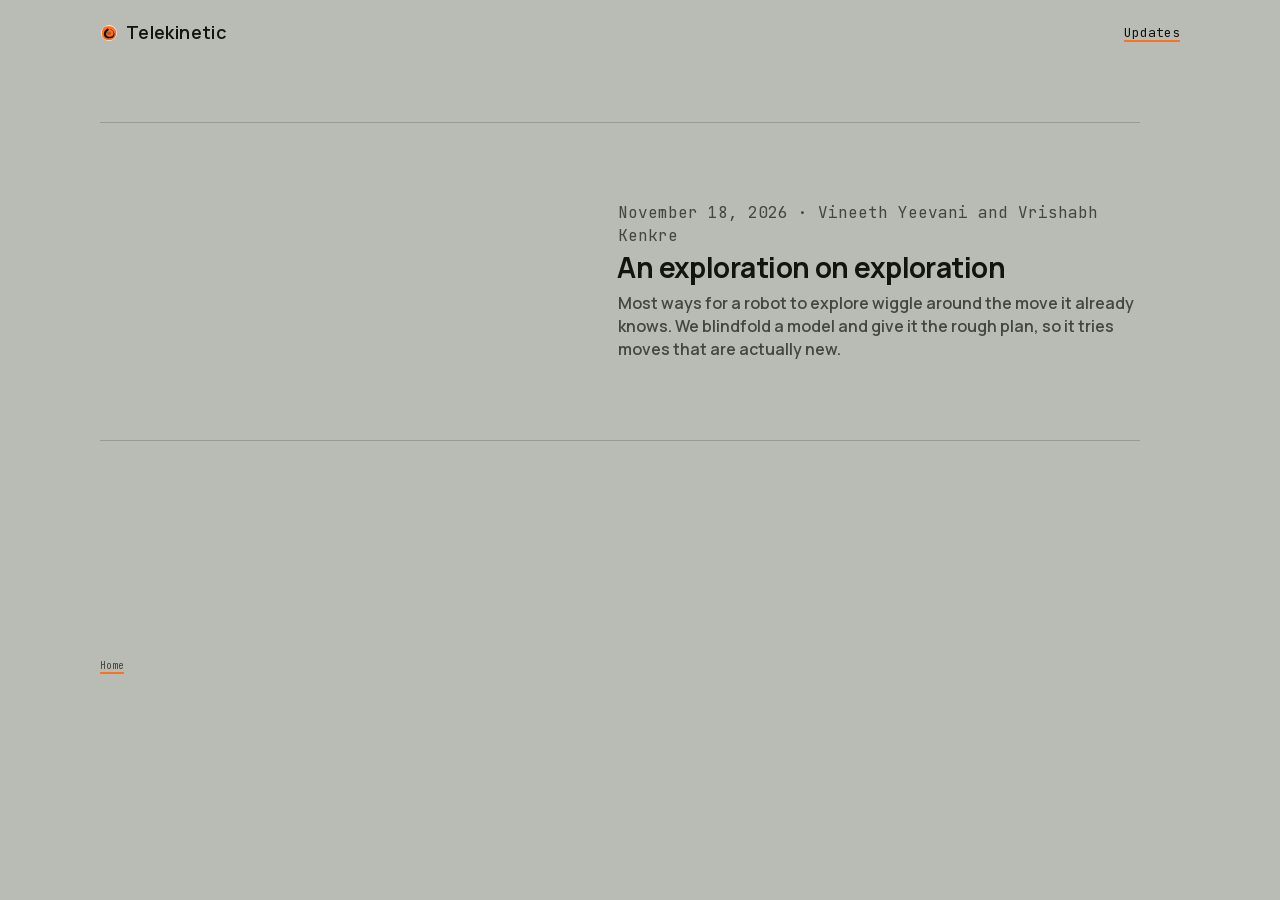
<file: updates/index.html>
<!DOCTYPE html>
<html lang="en">
<head>
<meta charset="utf-8">
<!-- Direct GA4: Telekinetic web stream, initialized by /assets/analytics.js. -->
<script src="/assets/analytics.js"></script>
<script src="/assets/behavior.js"></script>
<!-- Google Tag Manager, only on the live site so previews don't count as visits -->
<script>if (/(^|\.)telekinetic\.bot$/.test(location.hostname)) {
(function(w,d,s,l,i){w[l]=w[l]||[];w[l].push({'gtm.start':
new Date().getTime(),event:'gtm.js'});var f=d.getElementsByTagName(s)[0],
j=d.createElement(s),dl=l!='dataLayer'?'&l='+l:'';j.async=true;j.src=
'https://www.googletagmanager.com/gtm.js?id='+i+dl;f.parentNode.insertBefore(j,f);
})(window,document,'script','dataLayer','GTM-W44566MH');
(function(w,d,s,l,i){w[l]=w[l]||[];w[l].push({'gtm.start':
new Date().getTime(),event:'gtm.js'});var f=d.getElementsByTagName(s)[0],
j=d.createElement(s),dl=l!='dataLayer'?'&l='+l:'';j.async=true;j.src=
'https://www.googletagmanager.com/gtm.js?id='+i+dl;f.parentNode.insertBefore(j,f);
})(window,document,'script','dataLayer','GTM-W2WT46WW');
}</script>
<!-- End Google Tag Manager -->
<meta name="viewport" content="width=device-width, initial-scale=1">
<title>Updates · Telekinetic</title>
<meta name="description" content="Research updates from Telekinetic.">
<meta property="og:type" content="website">
<meta property="og:title" content="Updates · Telekinetic">
<meta property="og:description" content="Research updates from Telekinetic.">
<link rel="stylesheet" href="updates.css">
<script type="importmap">{ "imports": { "three": "./vendor/three.module.min.js" } }</script>
</head>
<body>
<!-- Google Tag Manager (noscript) -->
<noscript><iframe src="https://www.googletagmanager.com/ns.html?id=GTM-W44566MH"
height="0" width="0" style="display:none;visibility:hidden"></iframe></noscript>
<noscript><iframe src="https://www.googletagmanager.com/ns.html?id=GTM-W2WT46WW"
height="0" width="0" style="display:none;visibility:hidden"></iframe></noscript>
<!-- End Google Tag Manager (noscript) -->

<header class="site-header">
  <div class="site-header-inner">
    <a class="brand" href="../"><svg viewBox="0 0 256 256" aria-hidden="true" focusable="false"><circle cx="128" cy="128" r="112" fill="#fff"/><path fill="#ff7122" d="M125 28C163 28 197 40 216 73C232 98 236 117 230 141C226 169 213 199 186 216C161 231 126 236 96 226C66 218 44 202 33 176C22 150 24 120 31 94C37 66 50 43 78 35C95 30 111 29 125 28Z"/><path fill="#14140f" d="M100 69C111 61 121 65 124 75C128 85 118 93 108 102C87 120 83 136 89 154C97 177 124 185 149 181C174 177 192 161 193 143C195 124 185 104 174 92C164 81 153 75 145 73C140 71 140 69 145 70C166 75 181 88 192 106C205 126 211 144 204 162C195 186 175 199 146 203C120 207 94 203 77 191C58 178 53 155 56 133C58 107 74 87 100 69Z"/><rect x="105" y="118" width="46" height="28" rx="8" fill="none" stroke="#14140f" stroke-width="4.5"/><circle cx="119" cy="132" r="4" fill="#14140f"/><circle cx="137" cy="132" r="4" fill="#14140f"/></svg><span>Telekinetic</span></a>
    <nav class="site-nav" aria-label="Site"><a href="./" aria-current="page">Updates</a></nav>
  </div>
</header>

<main>
  <h1 class="visually-hidden">Updates</h1>
  <section class="section post-list-section">
    <ul class="post-list">
      <li>
        <a href="exploration/">
          <div class="post-preview" data-story-loop="exploration" role="img" aria-label="Animation: a robot wiggles around its usual move and keeps closing its gripper beside the bowl in the same wrong place. Then its camera is covered, it gets a rough plan, and it tries several new grasps until one picks up the bowl."><canvas aria-hidden="true"></canvas></div>
          <div>
            <p class="post-meta"><time datetime="2026-11-18">November 18, 2026</time> · Vineeth Yeevani and Vrishabh Kenkre</p>
            <h2>An exploration on exploration</h2>
            <p>Most ways for a robot to explore wiggle around the move it already knows. We blindfold a model and give it the rough plan, so it tries moves that are actually new.</p>
          </div>
        </a>
      </li>
    </ul>
  </section>
</main>

<footer class="site-footer">
  <div class="site-footer-inner">
    <p><a href="../">Home</a></p>
  </div>
</footer>
<script type="module" src="exploration/story.js"></script>
</body>
</html>
</file>
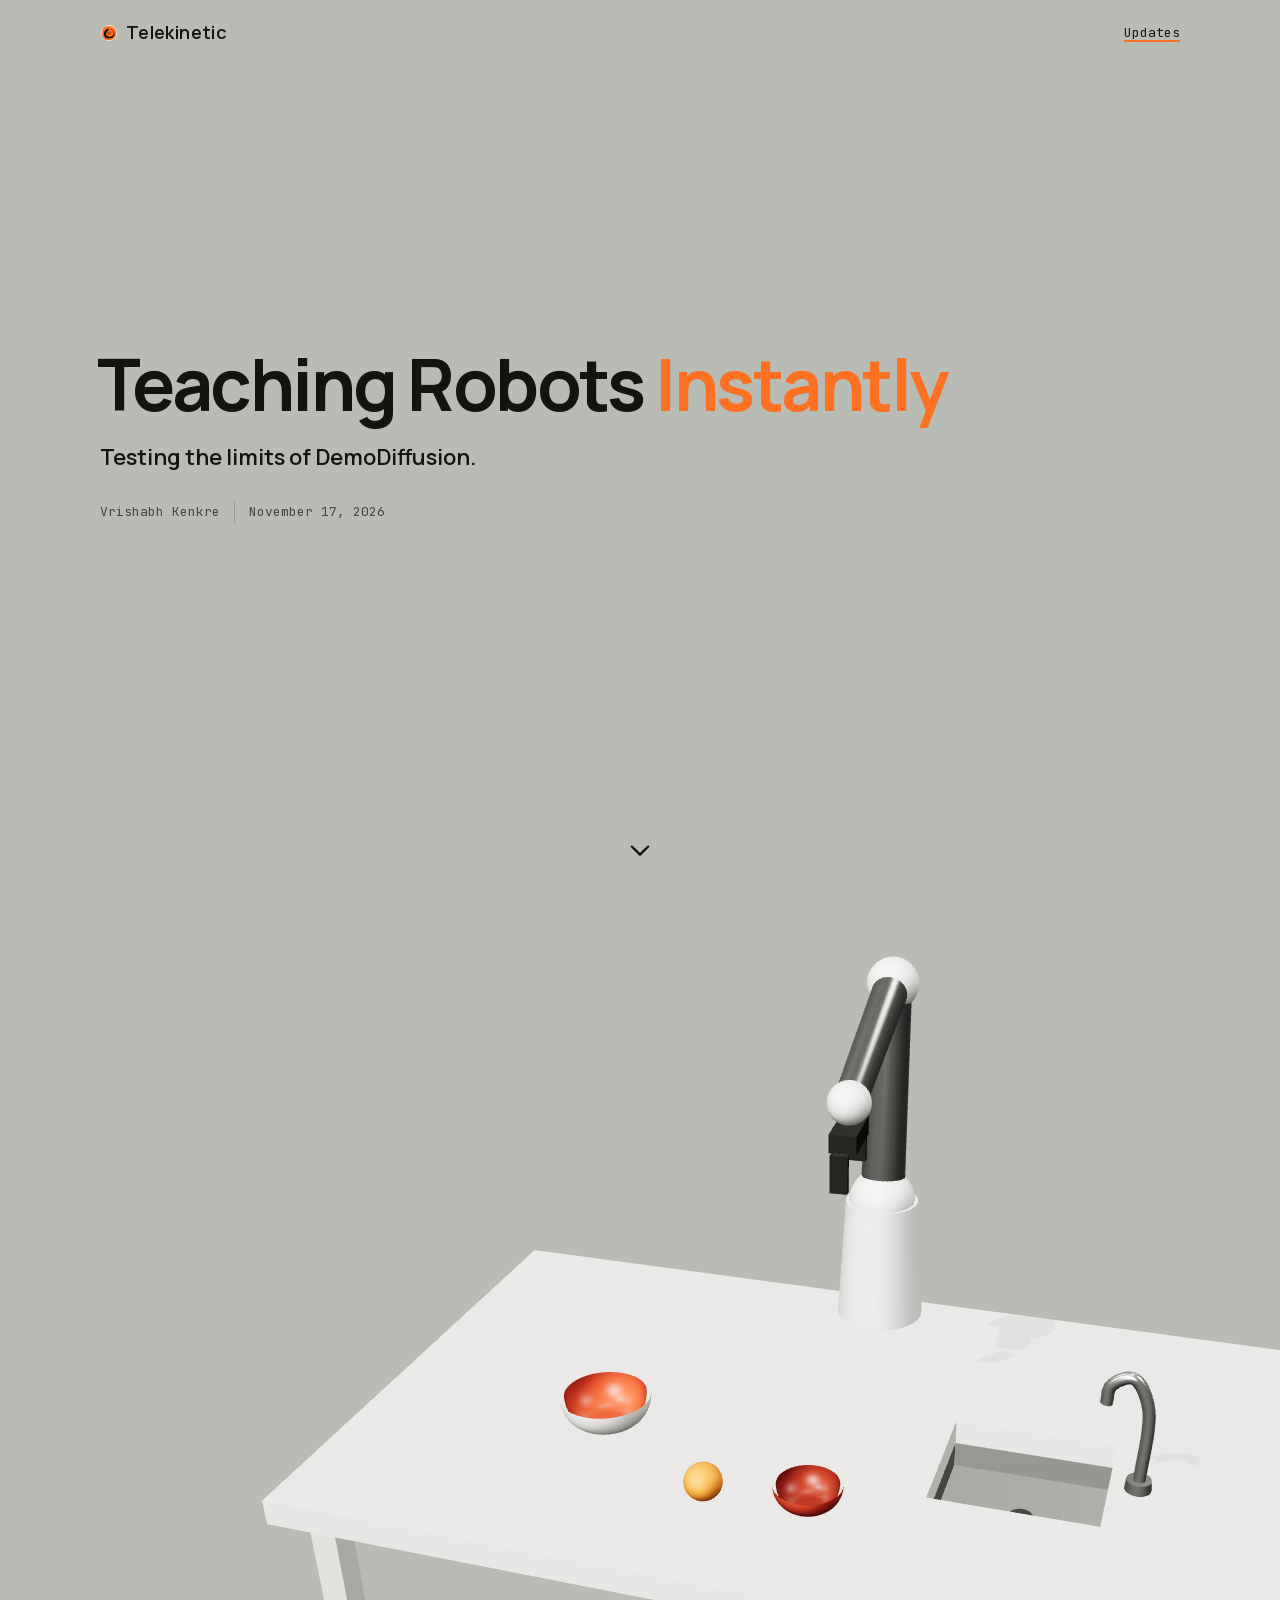
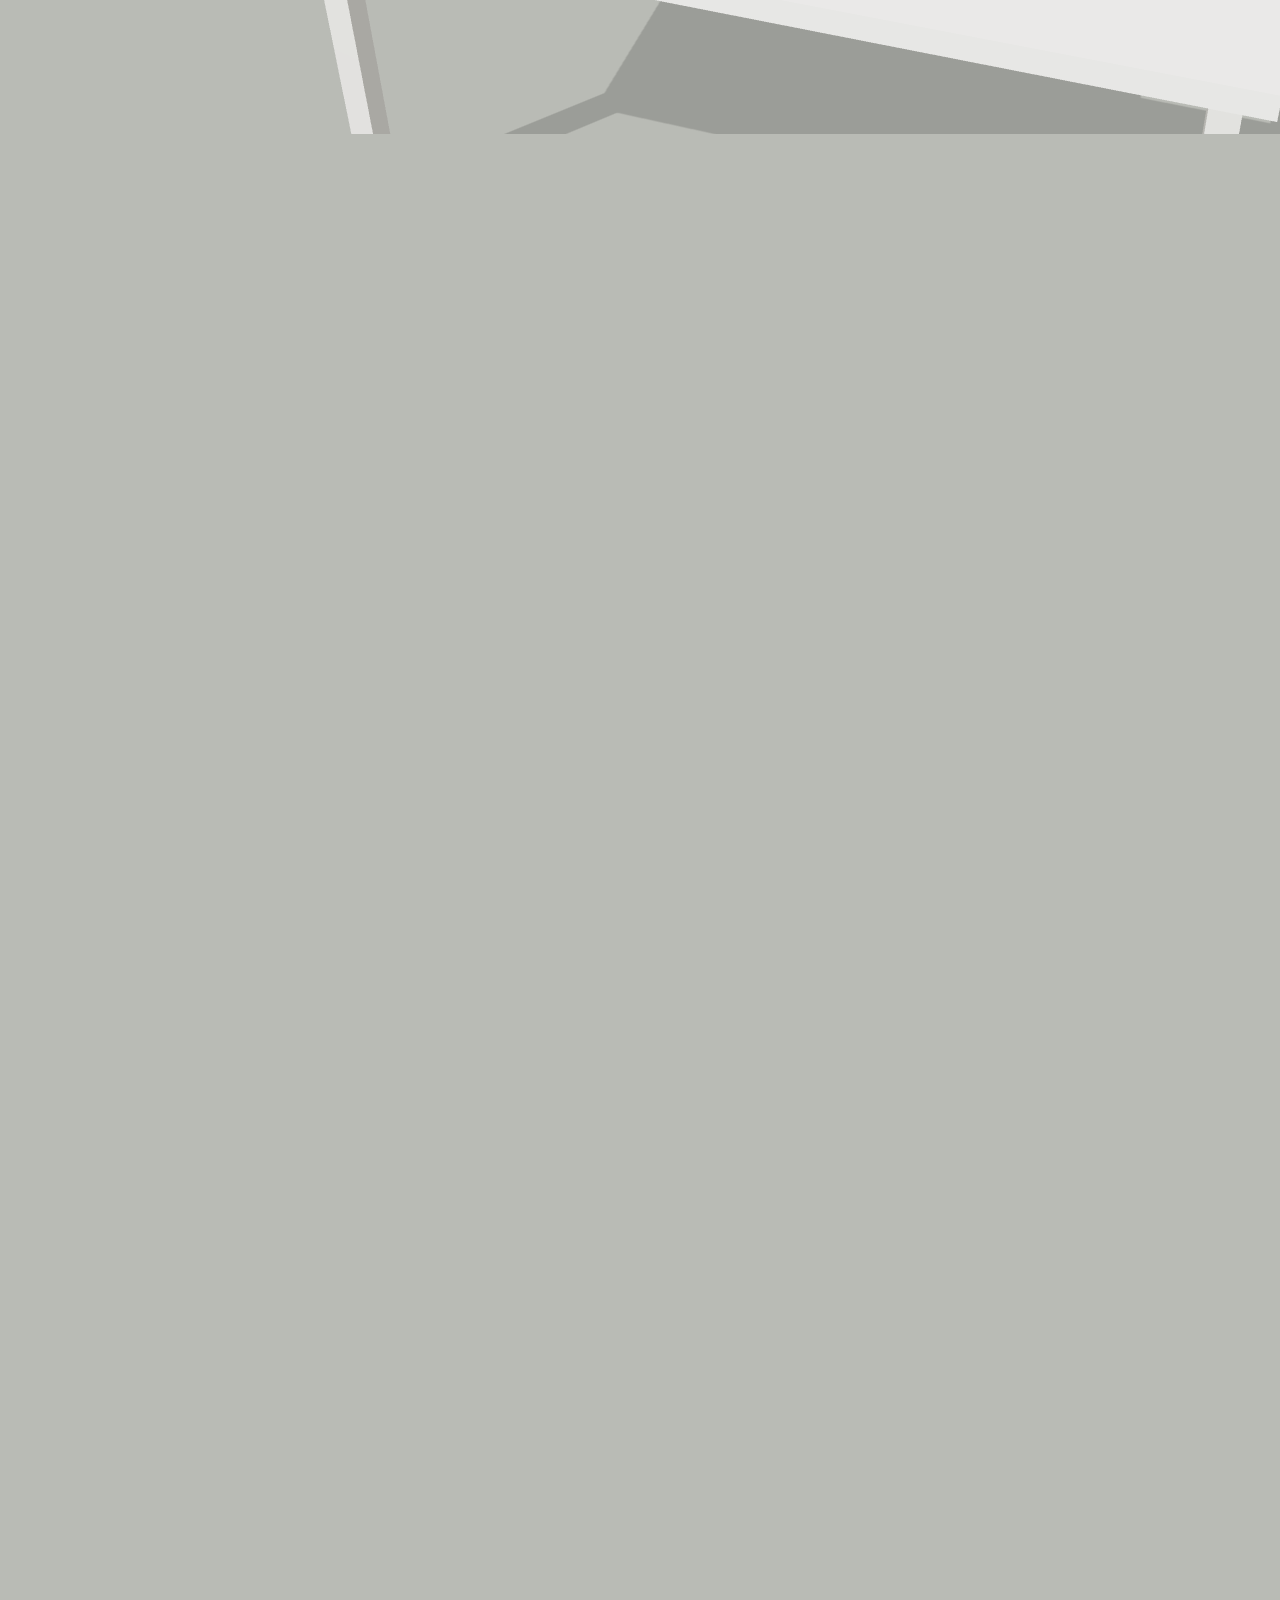
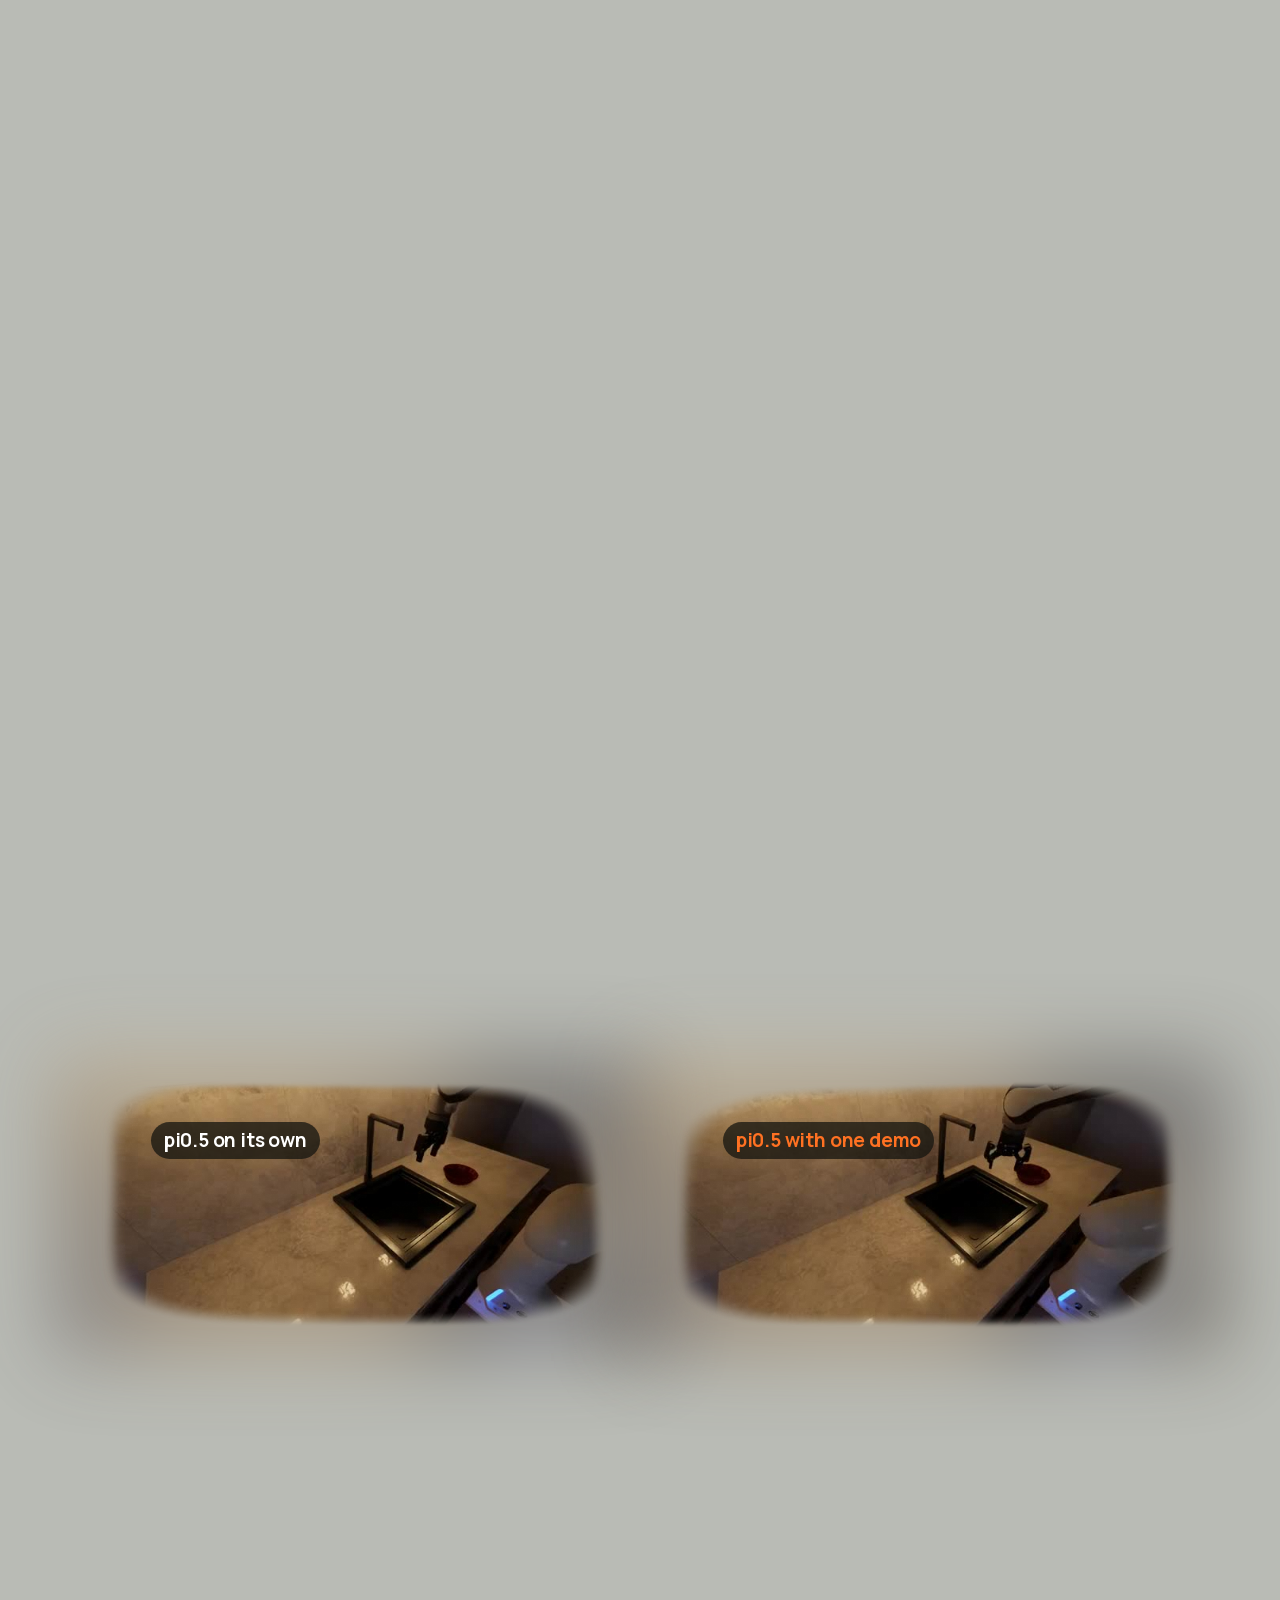
<file: updates/demo-diffusion/index.html>
<!DOCTYPE html>
<html lang="en">
<head>
<meta charset="utf-8">
<!-- Direct GA4: Telekinetic web stream, initialized by /assets/analytics.js. -->
<script src="/assets/analytics.js"></script>
<script src="/assets/behavior.js"></script>
<!-- Google Tag Manager, only on the live site so previews don't count as visits -->
<script>if (/(^|\.)telekinetic\.bot$/.test(location.hostname)) {
(function(w,d,s,l,i){w[l]=w[l]||[];w[l].push({'gtm.start':
new Date().getTime(),event:'gtm.js'});var f=d.getElementsByTagName(s)[0],
j=d.createElement(s),dl=l!='dataLayer'?'&l='+l:'';j.async=true;j.src=
'https://www.googletagmanager.com/gtm.js?id='+i+dl;f.parentNode.insertBefore(j,f);
})(window,document,'script','dataLayer','GTM-W44566MH');
(function(w,d,s,l,i){w[l]=w[l]||[];w[l].push({'gtm.start':
new Date().getTime(),event:'gtm.js'});var f=d.getElementsByTagName(s)[0],
j=d.createElement(s),dl=l!='dataLayer'?'&l='+l:'';j.async=true;j.src=
'https://www.googletagmanager.com/gtm.js?id='+i+dl;f.parentNode.insertBefore(j,f);
})(window,document,'script','dataLayer','GTM-W2WT46WW');
}</script>
<!-- End Google Tag Manager -->
<meta name="viewport" content="width=device-width, initial-scale=1">
<title>Teaching Robots Instantly · Telekinetic</title>
<meta name="description" content="We showed a frozen pi0.5 one example of a task, with no training. On some tasks it went from never succeeding to succeeding most of the time.">
<meta property="og:type" content="article">
<meta property="og:title" content="Teaching Robots Instantly">
<meta property="og:description" content="We showed a frozen pi0.5 one example of a task, with no training. On some tasks it went from never succeeding to succeeding most of the time.">
<meta property="og:image" content="https://telekinetic.bot/updates/demo-diffusion/media/demo-path-overlay.jpg">
<link rel="stylesheet" href="../updates.css">
<script type="importmap">{ "imports": { "three": "../vendor/three.module.min.js" } }</script>
</head>
<body>
<!-- Google Tag Manager (noscript) -->
<noscript><iframe src="https://www.googletagmanager.com/ns.html?id=GTM-W44566MH"
height="0" width="0" style="display:none;visibility:hidden"></iframe></noscript>
<noscript><iframe src="https://www.googletagmanager.com/ns.html?id=GTM-W2WT46WW"
height="0" width="0" style="display:none;visibility:hidden"></iframe></noscript>
<!-- End Google Tag Manager (noscript) -->

<header class="site-header">
  <div class="site-header-inner">
    <a class="brand" href="../../"><svg viewBox="0 0 256 256" aria-hidden="true" focusable="false"><circle cx="128" cy="128" r="112" fill="#fff"/><path fill="#ff7122" d="M125 28C163 28 197 40 216 73C232 98 236 117 230 141C226 169 213 199 186 216C161 231 126 236 96 226C66 218 44 202 33 176C22 150 24 120 31 94C37 66 50 43 78 35C95 30 111 29 125 28Z"/><path fill="#14140f" d="M100 69C111 61 121 65 124 75C128 85 118 93 108 102C87 120 83 136 89 154C97 177 124 185 149 181C174 177 192 161 193 143C195 124 185 104 174 92C164 81 153 75 145 73C140 71 140 69 145 70C166 75 181 88 192 106C205 126 211 144 204 162C195 186 175 199 146 203C120 207 94 203 77 191C58 178 53 155 56 133C58 107 74 87 100 69Z"/><rect x="105" y="118" width="46" height="28" rx="8" fill="none" stroke="#14140f" stroke-width="4.5"/><circle cx="119" cy="132" r="4" fill="#14140f"/><circle cx="137" cy="132" r="4" fill="#14140f"/></svg><span>Telekinetic</span></a>
    <nav class="site-nav" aria-label="Site"><a href="../" aria-current="page">Updates</a></nav>
  </div>
</header>

<article>
  <section class="intro">
    <h1>Teaching Robots <em>Instantly</em></h1>
    <p class="dek">Testing the limits of DemoDiffusion.</p>
    <p class="byline"><span>Vrishabh Kenkre</span><span><time datetime="2026-11-17">November 17, 2026</time></span></p>
    <a class="scroll-caret" href="#story" aria-label="Scroll down"><svg viewBox="0 0 24 24" aria-hidden="true" focusable="false"><path d="M5 9l7 7 7-7" fill="none" stroke="currentColor" stroke-width="2" stroke-linecap="round" stroke-linejoin="round"/></svg></a>
  </section>

  <section class="story" id="story" aria-label="How it works, step by step">
    <div class="stage">
      <canvas aria-hidden="true"></canvas>
      <div class="stage-dim" aria-hidden="true"></div>
      <p class="stage-fallback">This animation needs WebGL. The steps below tell the same story.</p>
    </div>

    <div class="steps">
      <div class="step"><div class="card"><p class="phrase">Task: robot puts bowl in sink.</p></div></div>
      <div class="step"><div class="card"><p class="phrase">A person shows it once.</p></div></div>
      <div class="step"><div class="card"><p class="phrase">Next time, the bowl moves.</p></div></div>
      <div class="step"><div class="card"><p class="phrase">Copying the demo exactly would miss the bowl.</p></div></div>
      <div class="step"><div class="card"><p class="phrase">We add noise to the demo.</p></div></div>
      <div class="step"><div class="card"><p class="phrase">The robot cleans it up to fit.</p></div></div>
      <div class="step"><div class="card"><p class="phrase">The bowl goes in the sink.</p></div></div>

      <section class="card-flow" aria-label="Results">
        <div class="card-slot"><div class="result-card">

        <div class="sbs" data-synced-videos>
          <figure>
            <div class="film-wrap">
              <p class="video-label">pi0.5 on its own</p>
              <div class="film-glow" style="background-image:url(media/base-alone.jpg)" aria-hidden="true"></div>
              <div class="film"><video src="media/base-alone.mp4" poster="media/base-alone.jpg" muted autoplay loop playsinline preload="auto"></video></div>
            </div>
          </figure>
          <figure>
            <div class="film-wrap">
              <p class="video-label with-demo">pi0.5 with one demo</p>
              <div class="film-glow" style="background-image:url(media/base-with-demo.jpg)" aria-hidden="true"></div>
              <div class="film film-alt"><video src="media/base-with-demo.mp4" poster="media/base-with-demo.jpg" muted autoplay loop playsinline preload="auto"></video></div>
            </div>
          </figure>
        </div>
        </div></div>
        <div class="card-slot"><div class="result-card">
    <div class="chart" role="img" aria-label="Task success rate. Bowl into sink: 0 of 16 on its own, 10 of 16 with one demo. Orange into bowl: 0 of 49, 8 of 49. Apple onto plate: 0 of 16, 3 of 16. Stack a block: 0 of 16, 3 of 16.">
          <div class="chart-head">
            <h3>Task success rate</h3>
            <p class="chart-legend"><span><i class="base"></i>On its own</span><span><i class="demo"></i>With one demo</span></p>
          </div>
          <div class="chart-plot">
            <div class="chart-axis" aria-hidden="true"><span>100%</span><span>75%</span><span>50%</span><span>25%</span><span>0%</span></div>
            <div class="chart-area">
              <div class="chart-group" style="--delay:0.00s">
                <div class="chart-cols">
                  <div class="chart-col base" style="--value:0%"><span>0/16</span></div>
                  <div class="chart-col demo" style="--value:62.5%"><span>10/16</span></div>
                </div>
                <p class="chart-task">Bowl into sink</p>
              </div>
              <div class="chart-group" style="--delay:0.15s">
                <div class="chart-cols">
                  <div class="chart-col base" style="--value:0%"><span>0/49</span></div>
                  <div class="chart-col demo" style="--value:16.3%"><span>8/49</span></div>
                </div>
                <p class="chart-task">Orange into bowl</p>
              </div>
              <div class="chart-group" style="--delay:0.30s">
                <div class="chart-cols">
                  <div class="chart-col base" style="--value:0%"><span>0/16</span></div>
                  <div class="chart-col demo" style="--value:18.8%"><span>3/16</span></div>
                </div>
                <p class="chart-task">Apple onto plate</p>
              </div>
              <div class="chart-group" style="--delay:0.45s">
                <div class="chart-cols">
                  <div class="chart-col base" style="--value:0%"><span>0/16</span></div>
                  <div class="chart-col demo" style="--value:18.8%"><span>3/16</span></div>
                </div>
                <p class="chart-task">Stack a block</p>
              </div>
            </div>
          </div>
          <p class="fine">Varied object position.</p>
        </div>
        </div></div>
      </section>

      <div class="step"><div class="card"><p class="phrase">Robots follow whatever the demo does.</p></div></div>
      <div class="step"><div class="card"><p class="phrase">For example, we want the orange in the bowl.</p></div></div>
      <div class="step"><div class="card"><p class="phrase">But the demo shows stacking bowls.</p></div></div>
      <div class="step step-silent" aria-hidden="true"></div>
      <div class="step step-silent" aria-hidden="true"></div>
      <div class="step step-silent" aria-hidden="true"></div>
      <div class="step"><div class="card"><p class="phrase">Robot ignores what we asked.</p></div></div>
      <div class="step"><div class="card"><p class="phrase">Therefore: bad demos = weird stuff.</p></div></div>

      <section class="card-flow" aria-label="Limitations">
        <div class="card-slot"><div class="result-card">
          <div class="film-wrap">
            <p class="video-label">pi0.5 with the wrong demo</p>
            <div class="film-glow" style="background-image:url(media/wrong-demo.jpg)" aria-hidden="true"></div>
            <div class="film"><video src="media/wrong-demo.mp4" poster="media/wrong-demo.jpg" muted autoplay loop playsinline preload="auto"></video></div>
          </div>
        </div></div>
      </section>
    </div>
  </section>



  <section class="section" aria-labelledby="citations">
    <h2 id="citations">Citations</h2>
    <ol class="refs">
      <li>Park, Bharadhwaj, Tulsiani. <a href="https://arxiv.org/abs/2506.20668">DemoDiffusion: One-Shot Human Imitation using pre-trained Diffusion Policy</a>. arXiv 2025.</li>
      <li>Physical Intelligence et al. <a href="https://arxiv.org/abs/2504.16054">&pi;<sub>0.5</sub>: a Vision-Language-Action Model with Open-World Generalization</a>. arXiv 2025.</li>
    </ol>
  </section>
</article>

<script>
  // Without module support or WebGL, show the text-only version of the story.
  (function () {
    var canvas = document.createElement('canvas');
    var hasWebGL = !!(window.WebGLRenderingContext && (canvas.getContext('webgl2') || canvas.getContext('webgl')));
    if (!hasWebGL) document.documentElement.classList.add('no-webgl');
  })();
</script>
<script>
  // Keep the two result videos in step: they have no controls, so they start together and drift is corrected.
  (function () {
    var group = document.querySelector('[data-synced-videos]');
    if (!group) return;
    var videos = Array.prototype.slice.call(group.querySelectorAll('video'));
    var mirroring = false;
    function other(video) { return videos[0] === video ? videos[1] : videos[0]; }
    function mirror(action) {
      return function (event) {
        if (mirroring) return;
        mirroring = true;
        action(event.target, other(event.target));
        setTimeout(function () { mirroring = false; }, 0);
      };
    }
    videos.forEach(function (video) {
      video.muted = true;
      video.addEventListener('play', mirror(function (source, target) {
        if (Math.abs(target.currentTime - source.currentTime) > 0.1) target.currentTime = source.currentTime;
        if (target.paused) target.play().catch(function () {});
      }));
      video.addEventListener('pause', mirror(function (source, target) { target.pause(); }));
      video.addEventListener('seeked', mirror(function (source, target) {
        // Only follow a real jump, so the two videos don't keep seeking each other.
        if (Math.abs(target.currentTime - source.currentTime) > 0.1) target.currentTime = source.currentTime;
      }));
    });
    // Correct small drift while both play.
    videos[0].addEventListener('timeupdate', function () {
      if (mirroring || videos[0].paused || videos[1].paused) return;
      if (Math.abs(videos[0].currentTime - videos[1].currentTime) > 0.15) videos[1].currentTime = videos[0].currentTime;
    });
  })();
</script>
<script>
  // The result columns are scrubbed by scrolling: once the chart card has settled in the middle of the
  // screen, they grow with further scrolling, and shrink back if you scroll up.
  // Each task starts a little after the one before it, and the counts tick up with the bars.
  (function () {
    var chart = document.querySelector('.chart');
    if (!chart) return;
    var slot = chart.closest('.card-slot') || chart;
    var heldCard = chart.closest('.result-card') || chart;
    var columns = Array.prototype.slice.call(chart.querySelectorAll('.chart-col')).map(function (column, index) {
      var label = column.querySelector('span');
      var parts = label.textContent.split('/');
      return {
        column: column,
        label: label,
        targetPercent: parseFloat(column.style.getPropertyValue('--value')) || 0,
        successes: Number(parts[0]),
        total: parts[1],
        order: Math.floor(index / 2) + (column.classList.contains('demo') ? 0.5 : 0),
      };
    });
    var lastOrder = columns.length / 2 - 0.5;
    function draw(column, fraction) {
      column.column.style.height = (column.targetPercent * fraction) + '%';
      column.label.textContent = Math.round(column.successes * fraction) + '/' + column.total;
    }
    var scheduled = false;
    function update() {
      scheduled = false;
      var viewportHeight = window.innerHeight || document.documentElement.clientHeight;
      var box = slot.getBoundingClientRect();
      // The bars stay at zero while the card slides in. Once it has settled in the middle of the screen,
      // the next 0.9 screens of scrolling grow them from zero to full.
      var settledTop = parseFloat(heldCard.style.top) || viewportHeight * 0.12;
      var scrolled = (settledTop - box.top) / (viewportHeight * 0.9);
      columns.forEach(function (column) {
        var start = (column.order / lastOrder) * 0.45;
        var linear = Math.min(1, Math.max(0, (scrolled - start) / 0.55));
        draw(column, 1 - Math.pow(1 - linear, 3));
      });
    }
    function schedule() { if (!scheduled) { scheduled = true; requestAnimationFrame(update); } }
    window.addEventListener('scroll', schedule, { passive: true });
    window.addEventListener('resize', schedule);
    update();
  })();
</script>
<script type="module" src="story.js"></script>
</body>
</html>
</file>
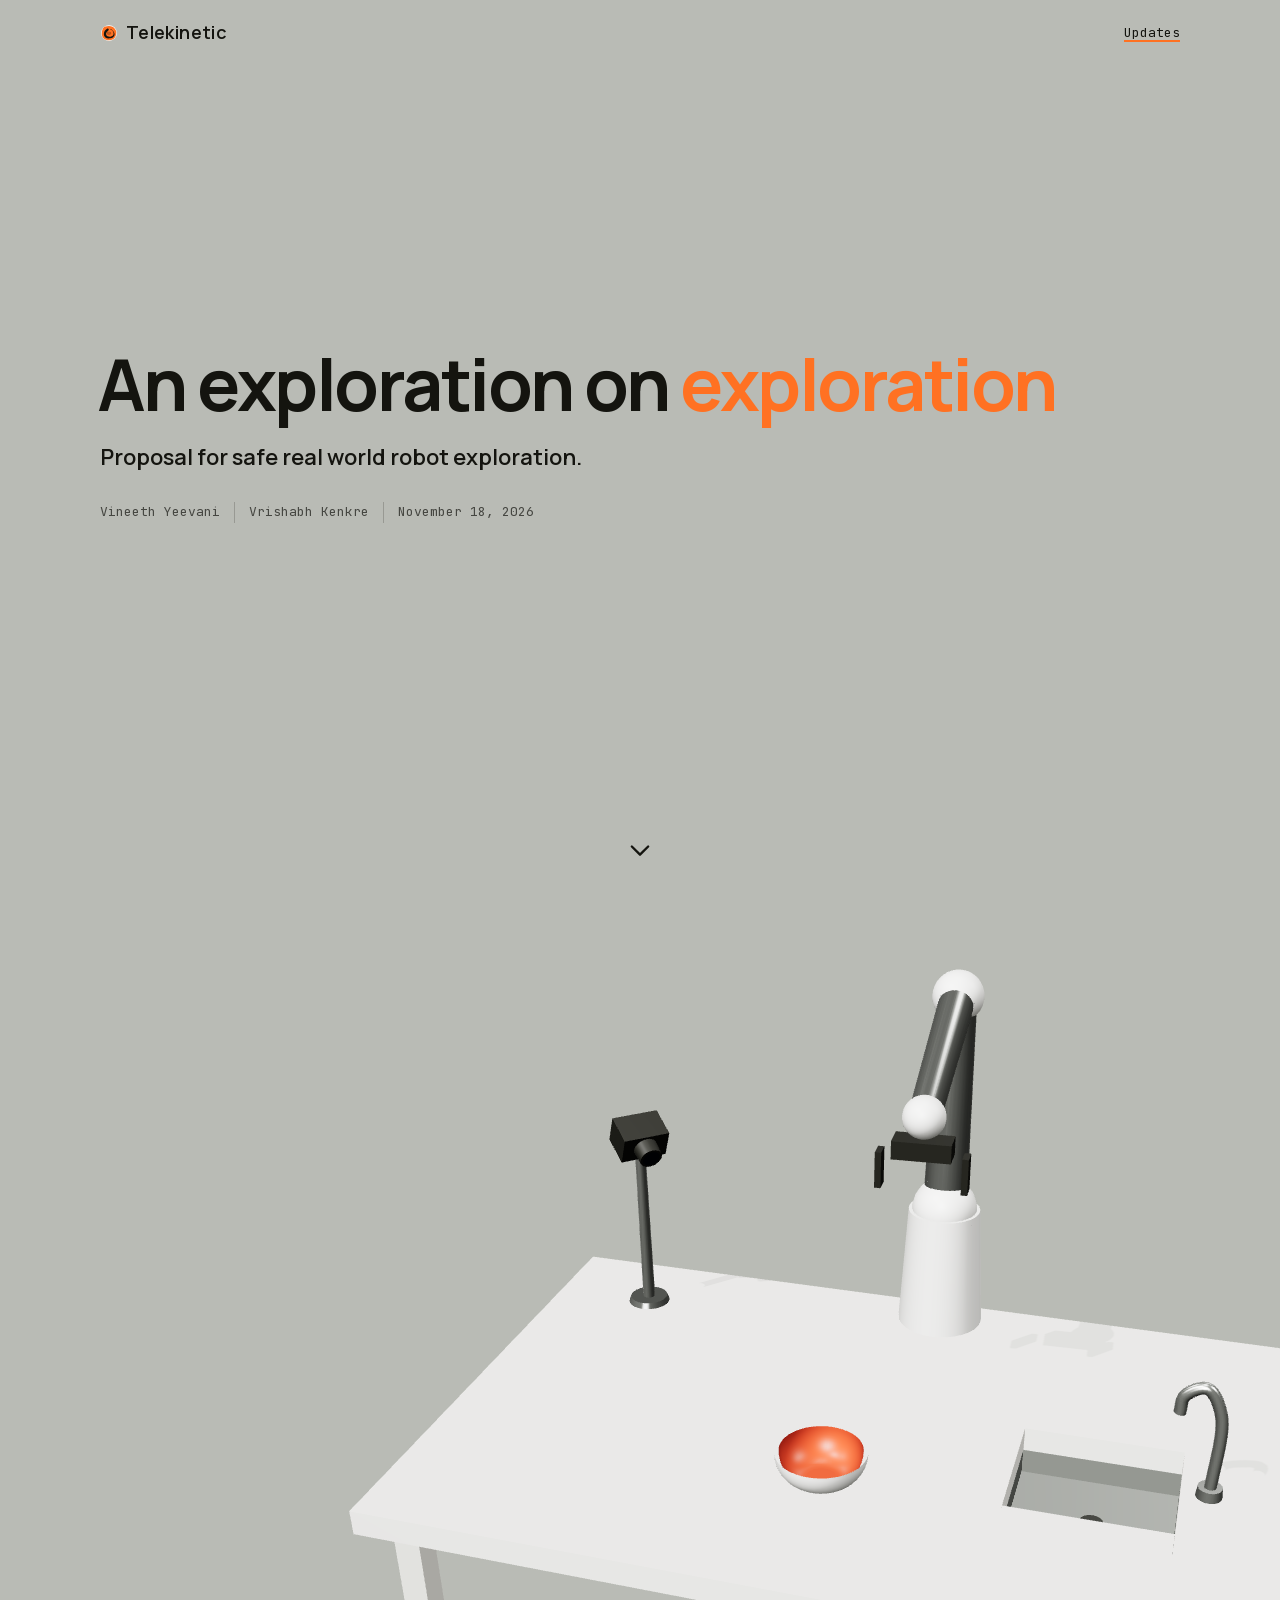
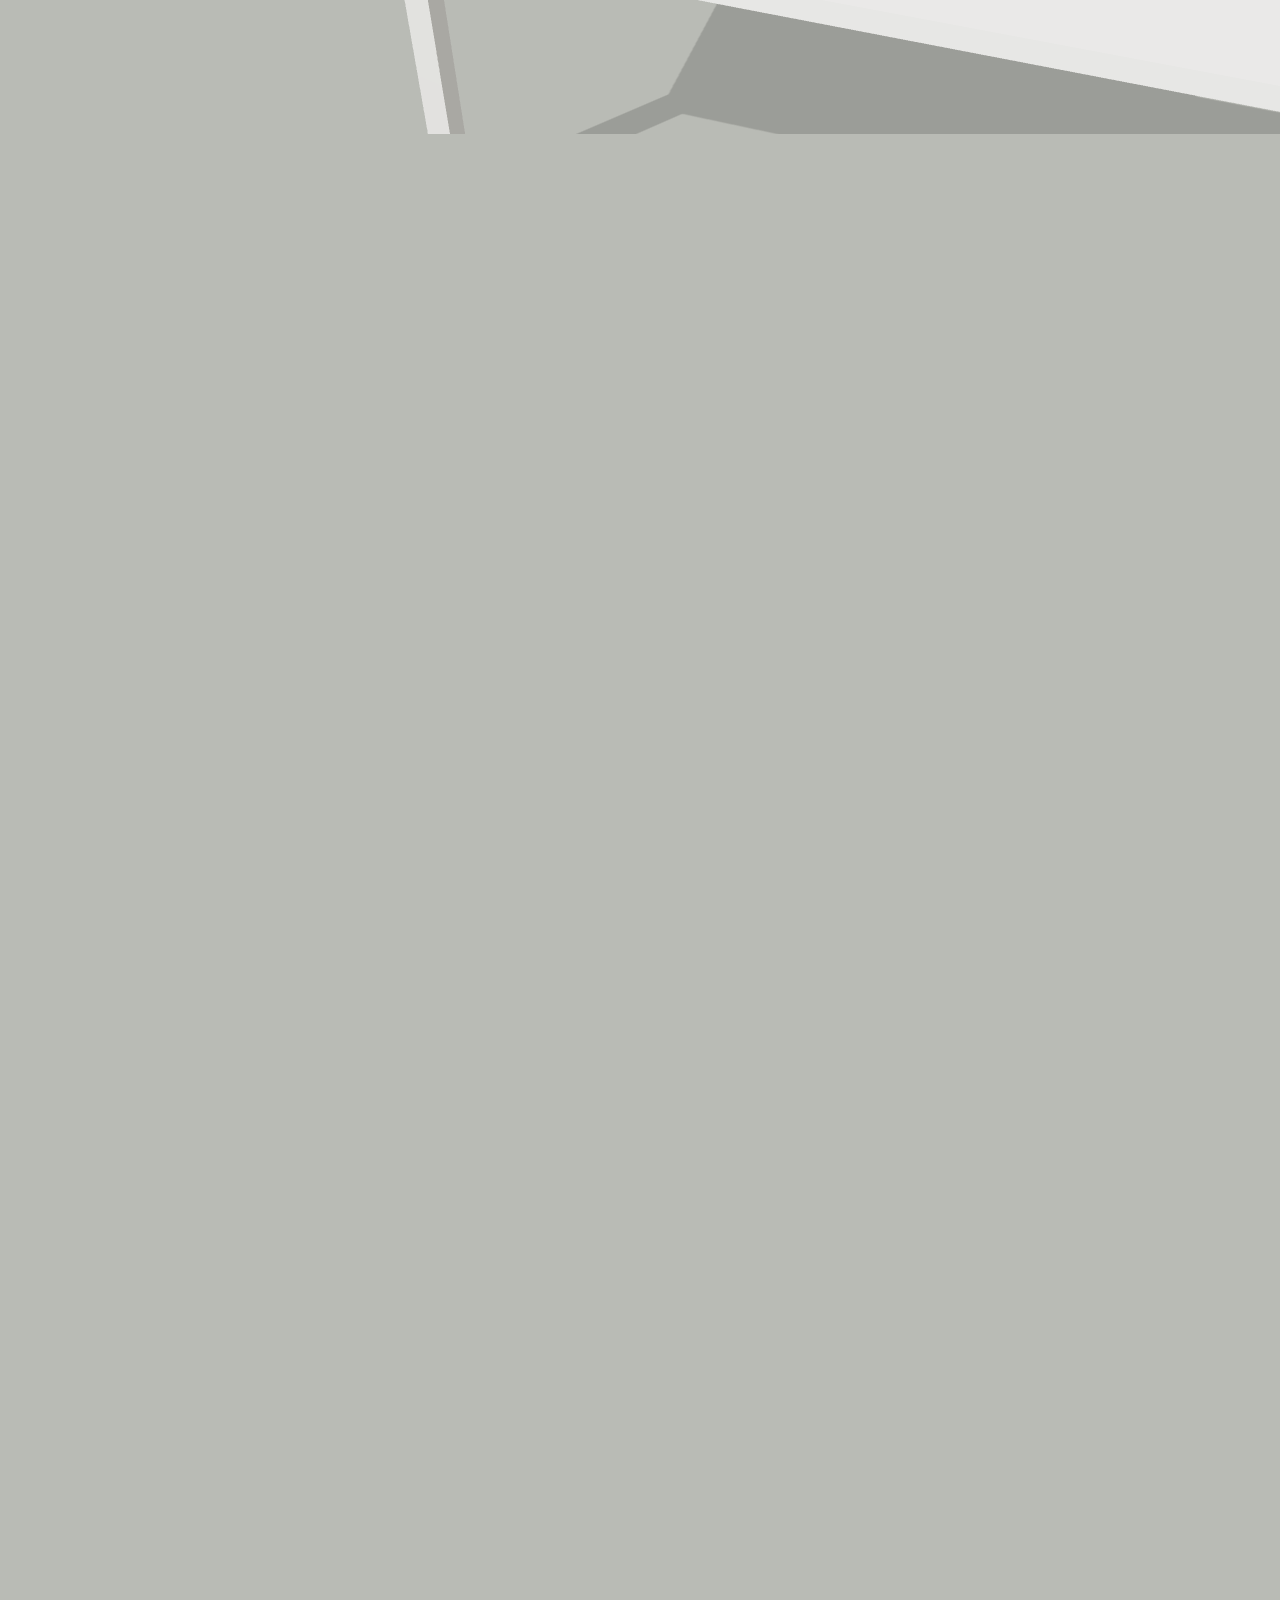
<file: updates/exploration/index.html>
<!DOCTYPE html>
<html lang="en">
<head>
<meta charset="utf-8">
<!-- Direct GA4: Telekinetic web stream, initialized by /assets/analytics.js. -->
<script src="/assets/analytics.js"></script>
<script src="/assets/behavior.js"></script>
<!-- Google Tag Manager, only on the live site so previews don't count as visits -->
<script>if (/(^|\.)telekinetic\.bot$/.test(location.hostname)) {
(function(w,d,s,l,i){w[l]=w[l]||[];w[l].push({'gtm.start':
new Date().getTime(),event:'gtm.js'});var f=d.getElementsByTagName(s)[0],
j=d.createElement(s),dl=l!='dataLayer'?'&l='+l:'';j.async=true;j.src=
'https://www.googletagmanager.com/gtm.js?id='+i+dl;f.parentNode.insertBefore(j,f);
})(window,document,'script','dataLayer','GTM-W44566MH');
(function(w,d,s,l,i){w[l]=w[l]||[];w[l].push({'gtm.start':
new Date().getTime(),event:'gtm.js'});var f=d.getElementsByTagName(s)[0],
j=d.createElement(s),dl=l!='dataLayer'?'&l='+l:'';j.async=true;j.src=
'https://www.googletagmanager.com/gtm.js?id='+i+dl;f.parentNode.insertBefore(j,f);
})(window,document,'script','dataLayer','GTM-W2WT46WW');
}</script>
<!-- End Google Tag Manager -->
<meta name="viewport" content="width=device-width, initial-scale=1">
<title>An exploration on exploration · Telekinetic</title>
<meta name="description" content="Most ways for a robot to explore wiggle around the move it already knows. We blindfold a model and give it the rough plan, so it tries moves that are actually new.">
<meta property="og:type" content="article">
<meta property="og:title" content="An exploration on exploration">
<meta property="og:description" content="Most ways for a robot to explore wiggle around the move it already knows. We blindfold a model and give it the rough plan, so it tries moves that are actually new.">
<link rel="stylesheet" href="../updates.css">
<style>
  /* This post only: longer steps for the runs of tries, and the citation mark in a line. */
  .step-runs { min-height: 300vh; }
  .step-tries { min-height: 420vh; }
  .phrase sup { font-size: .45em; line-height: 0; vertical-align: top; position: relative; top: .35em; margin-left: .06em; letter-spacing: 0; }
  .phrase sup a { text-decoration: none; color: var(--ink-soft); }
  .phrase sup a:hover { color: var(--ink); }
  /* Typeset math, rendered to SVG when the page is built. */
  .math svg { overflow: visible; }
  .math-display { margin: 18px 0; padding: 4px 0; }
  /* Long equations are set on several lines so each fits a phone column; on a very narrow screen it scales down rather than scrolls. */
  .math-display svg { display: block; margin: 0 auto; max-width: 100%; height: auto; }
  .refs .math svg { vertical-align: -0.3ex; }
  /* Technical section. Each row has a figure and a short text, side by side on desktop and stacked on phones. */
  .tech-row { display: grid; grid-template-columns: minmax(0, 1.25fr) minmax(0, 1fr); gap: 24px 64px; align-items: center; padding-top: 96px; }
  .tech-row.flip .tech-figure { order: 2; }
  .tech-row.wide { grid-template-columns: minmax(0, 1fr); }
  .section.tech-row > * + * { margin-top: 0; }
  .tech-figure { margin: 0; min-width: 0; }
  .tech-figure > svg { display: block; width: 100%; height: auto; overflow: visible; }
  .tech-figure figcaption { font: 400 12px/1.55 var(--mono); color: var(--ink-soft); margin-top: 12px; max-width: 62ch; }
  .tech-text { min-width: 0; display: grid; gap: 14px; }
  .tech-text h3 { font: 700 clamp(20px, 2.2vw, 24px)/1.2 var(--display); letter-spacing: -.015em; margin: 0; }
  .tech-text p { margin: 0; max-width: 46ch; }
  .tech-row.wide .tech-text p { max-width: 70ch; }
  .tech-text .math-display { margin: 4px 0; }
  .tech-text h3 .math svg { vertical-align: -0.25ex; }
  .cite { font-size: .8em; line-height: 0; margin-left: .15em; }
  .cite a { text-decoration: none; color: var(--ink-soft); }
  .cite a + a { margin-left: .25em; }
  /* The robot scenes: a canvas drawn by tech.js, on the same studio gray as the story above. */
  .story + .tech-row { padding-top: 136px; }
  .tech-text .lead { font-weight: 500; }
  .stage-labels { position: absolute; inset: 0; pointer-events: none; }
  .stage-label { position: absolute; transform: translate(-50%, -100%); padding-bottom: 6px; font: 400 12px/1 var(--mono); color: var(--ink-soft); white-space: nowrap; transition: opacity .2s; }
  .stage-note { position: absolute; left: 12px; bottom: 10px; margin: 0; font: 400 12px/1 var(--mono); color: var(--ink-soft); pointer-events: none; }
  .stage-prompt { position: absolute; left: 12px; top: 10px; margin: 0; font: 500 clamp(14px, 1.6vw, 17px)/1.3 var(--mono); color: var(--ink); pointer-events: none; }
  .tech-stage { position: relative; width: 100%; aspect-ratio: 16 / 10; }
  .tech-stage canvas { position: absolute; inset: 0; width: 100%; height: 100%; display: block; }
  .no-webgl .tech-stage::after { content: "This animation needs WebGL."; position: absolute; inset: 0; display: grid; place-items: center; font: 400 12px var(--mono); color: var(--ink-soft); }
  .tech-overlay { display: block; height: 22px; width: auto; max-width: 100%; margin: 8px auto 0; overflow: visible; }
  .tech-overlay[data-overlay="strength"] { height: 46px; width: 100%; }
  .tech-overlay[data-overlay="noise"] { height: 40px; width: 100%; }
  .strip-ring { fill: none; stroke: var(--ink-faint); stroke-width: 1.5; }
  .strip-ring.current { stroke: var(--ink); }
  .strip-dot { fill: var(--ink); }
  .strip-dot.works, .strip-dot.picked { fill: var(--accent); }
  .knob { fill: var(--ink-soft); }
  .knob.ink { fill: var(--ink); }
  .knob.accent { fill: var(--accent); }
  .svg-label { font: 400 12px/1 var(--mono); fill: var(--ink-soft); }
  .svg-label.ink { fill: var(--ink); }
  .svg-label.accent { fill: var(--accent); }
  .svg-label.italic { font-style: italic; font-family: Georgia, serif; font-size: 16px; fill: var(--ink); }
  .line-ink, .line-accent, .line-faint, .axis, .grid { fill: none; stroke-linecap: round; stroke-linejoin: round; }
  .line-ink { stroke: var(--ink); stroke-width: 2; }
  .line-accent { stroke: var(--accent); stroke-width: 2.5; }
  .line-faint { stroke: var(--ink-soft); stroke-width: 1.5; }
  .thin { stroke-width: 1.2; }
  .dashed { stroke-dasharray: 5 6; }
  .grid { stroke: var(--ink-faint); stroke-width: 1; }
  @media (max-width: 760px) {
    .tech-row { grid-template-columns: minmax(0, 1fr); padding-top: 56px; }
    .story + .tech-row { padding-top: 104px; }
    .tech-row.flip .tech-figure { order: 0; }
  }
</style>
<script type="importmap">{ "imports": { "three": "../vendor/three.module.min.js" } }</script>
</head>
<body>
<!-- Google Tag Manager (noscript) -->
<noscript><iframe src="https://www.googletagmanager.com/ns.html?id=GTM-W44566MH"
height="0" width="0" style="display:none;visibility:hidden"></iframe></noscript>
<noscript><iframe src="https://www.googletagmanager.com/ns.html?id=GTM-W2WT46WW"
height="0" width="0" style="display:none;visibility:hidden"></iframe></noscript>
<!-- End Google Tag Manager (noscript) -->

<header class="site-header">
  <div class="site-header-inner">
    <a class="brand" href="../../"><svg viewBox="0 0 256 256" aria-hidden="true" focusable="false"><circle cx="128" cy="128" r="112" fill="#fff"/><path fill="#ff7122" d="M125 28C163 28 197 40 216 73C232 98 236 117 230 141C226 169 213 199 186 216C161 231 126 236 96 226C66 218 44 202 33 176C22 150 24 120 31 94C37 66 50 43 78 35C95 30 111 29 125 28Z"/><path fill="#14140f" d="M100 69C111 61 121 65 124 75C128 85 118 93 108 102C87 120 83 136 89 154C97 177 124 185 149 181C174 177 192 161 193 143C195 124 185 104 174 92C164 81 153 75 145 73C140 71 140 69 145 70C166 75 181 88 192 106C205 126 211 144 204 162C195 186 175 199 146 203C120 207 94 203 77 191C58 178 53 155 56 133C58 107 74 87 100 69Z"/><rect x="105" y="118" width="46" height="28" rx="8" fill="none" stroke="#14140f" stroke-width="4.5"/><circle cx="119" cy="132" r="4" fill="#14140f"/><circle cx="137" cy="132" r="4" fill="#14140f"/></svg><span>Telekinetic</span></a>
    <nav class="site-nav" aria-label="Site"><a href="../" aria-current="page">Updates</a></nav>
  </div>
</header>

<article>
  <section class="intro">
    <h1>An exploration on <em>exploration</em></h1>
    <p class="dek">Proposal for safe real world robot exploration.</p>
    <p class="byline"><span>Vineeth Yeevani</span><span>Vrishabh Kenkre</span><span><time datetime="2026-11-18">November 18, 2026</time></span></p>
    <a class="scroll-caret" href="#story" aria-label="Scroll down"><svg viewBox="0 0 24 24" aria-hidden="true" focusable="false"><path d="M5 9l7 7 7-7" fill="none" stroke="currentColor" stroke-width="2" stroke-linecap="round" stroke-linejoin="round"/></svg></a>
  </section>

  <section class="story" id="story" aria-label="How it works, step by step">
    <div class="stage">
      <canvas aria-hidden="true"></canvas>
      <p class="stage-fallback">This animation needs WebGL. The steps below tell the same story.</p>
    </div>

    <div class="steps">
      <div class="step"><div class="card"><p class="phrase">We want robots that improve themselves.</p></div></div>
      <div class="step"><div class="card"><p class="phrase">Give it a task it can't solve yet.</p></div></div>
      <div class="step"><div class="card"><p class="phrase">It has to explore to find a way.</p></div></div>
      <div class="step"><div class="card"><p class="phrase">Most methods wiggle around and pray.<sup><a href="#ref-1" aria-label="Citation 1">1</a></sup></p></div></div>
      <div class="step step-runs"><div class="card"><p class="phrase">Wiggling rarely finds anything new.</p></div></div>
      <div class="step"><div class="card"><p class="phrase">Ours: blindfold it and give it the rough plan.</p></div></div>
      <div class="step"><div class="card"><p class="phrase">It fills in realistic motion on its own.</p></div></div>
      <div class="step step-tries"><div class="card"><p class="phrase">Many new tries. One works.</p></div></div>
    </div>
  </section>

  <!-- technical section start -->
  <section class="section tech-row" aria-label="Trying something different">
    <figure class="tech-figure">
      <div class="tech-stage" data-figure="try-different"><canvas aria-hidden="true"></canvas></div>
      <svg class="tech-overlay" data-overlay="strip" aria-hidden="true"></svg>
      <figcaption>The same grasp misses the bowl three times. A grasp from a new side lifts it.<sup class="cite"><a href="#ref-1" aria-label="Citation 1">1</a></sup></figcaption>
    </figure>
    <div class="tech-text">
      <p class="lead">A robot gets better at a task it fails only by trying something different. Online RL can then learn from the try that works.</p>
      <p>So we need a dial that sets how far each try strays from what the robot would do, while every try stays a sensible move.</p>
    </div>
  </section>

  <section class="section tech-row flip" aria-label="Noise on the action">
    <figure class="tech-figure">
      <div class="tech-stage" data-figure="noise"><canvas aria-hidden="true"></canvas><div class="stage-labels" aria-hidden="true"></div></div>
      <svg class="tech-overlay" data-overlay="noise" aria-hidden="true"></svg>
      <figcaption>The grasp closes left of the rim. The gap to a working grasp, in orange, is the bias. Small noise keeps the copies at the miss. Large noise sends them into the table and the bowl, in red, and almost none reach the rim.</figcaption>
    </figure>
    <div class="tech-text">
      <p class="lead">The obvious dial is Gaussian noise on the action. But a failing policy's error isn't random. It's a bias <span class="math"><svg aria-label="b" style="vertical-align: -0.025ex;" xmlns="http://www.w3.org/2000/svg" width="0.971ex" height="1.595ex" role="img" focusable="false" viewBox="0 -694 429 705"><g stroke="currentColor" fill="currentColor" stroke-width="0" transform="scale(1,-1)"><g data-mml-node="math"><g data-mml-node="mi"><path data-c="1D44F" d="M73 647Q73 657 77 670T89 683Q90 683 161 688T234 694Q246 694 246 685T212 542Q204 508 195 472T180 418L176 399Q176 396 182 402Q231 442 283 442Q345 442 383 396T422 280Q422 169 343 79T173 -11Q123 -11 82 27T40 150V159Q40 180 48 217T97 414Q147 611 147 623T109 637Q104 637 101 637H96Q86 637 83 637T76 640T73 647ZM336 325V331Q336 405 275 405Q258 405 240 397T207 376T181 352T163 330L157 322L136 236Q114 150 114 114Q114 66 138 42Q154 26 178 26Q211 26 245 58Q270 81 285 114T318 219Q336 291 336 325Z"></path></g></g></g></svg></span> that depends on the scene: here it always closes the same distance left of the rim.</p>
      <p>Small noise stays at the same miss. To reach a target of size <span class="math"><svg aria-label="r" style="vertical-align: -0.025ex;" xmlns="http://www.w3.org/2000/svg" width="1.02ex" height="1.025ex" role="img" focusable="false" viewBox="0 -442 451 453"><g stroke="currentColor" fill="currentColor" stroke-width="0" transform="scale(1,-1)"><g data-mml-node="math"><g data-mml-node="mi"><path data-c="1D45F" d="M21 287Q22 290 23 295T28 317T38 348T53 381T73 411T99 433T132 442Q161 442 183 430T214 408T225 388Q227 382 228 382T236 389Q284 441 347 441H350Q398 441 422 400Q430 381 430 363Q430 333 417 315T391 292T366 288Q346 288 334 299T322 328Q322 376 378 392Q356 405 342 405Q286 405 239 331Q229 315 224 298T190 165Q156 25 151 16Q138 -11 108 -11Q95 -11 87 -5T76 7T74 17Q74 30 114 189T154 366Q154 405 128 405Q107 405 92 377T68 316T57 280Q55 278 41 278H27Q21 284 21 287Z"></path></g></g></g></svg></span> a bias <span class="math"><svg aria-label="b" style="vertical-align: -0.025ex;" xmlns="http://www.w3.org/2000/svg" width="0.971ex" height="1.595ex" role="img" focusable="false" viewBox="0 -694 429 705"><g stroke="currentColor" fill="currentColor" stroke-width="0" transform="scale(1,-1)"><g data-mml-node="math"><g data-mml-node="mi"><path data-c="1D44F" d="M73 647Q73 657 77 670T89 683Q90 683 161 688T234 694Q246 694 246 685T212 542Q204 508 195 472T180 418L176 399Q176 396 182 402Q231 442 283 442Q345 442 383 396T422 280Q422 169 343 79T173 -11Q123 -11 82 27T40 150V159Q40 180 48 217T97 414Q147 611 147 623T109 637Q104 637 101 637H96Q86 637 83 637T76 640T73 647ZM336 325V331Q336 405 275 405Q258 405 240 397T207 376T181 352T163 330L157 322L136 236Q114 150 114 114Q114 66 138 42Q154 26 178 26Q211 26 245 58Q270 81 285 114T318 219Q336 291 336 325Z"></path></g></g></g></svg></span> away, the chance falls exponentially with the action's dimension <span class="math"><svg aria-label="d" style="vertical-align: -0.023ex;" xmlns="http://www.w3.org/2000/svg" width="1.176ex" height="1.593ex" role="img" focusable="false" viewBox="0 -694 520 704"><g stroke="currentColor" fill="currentColor" stroke-width="0" transform="scale(1,-1)"><g data-mml-node="math"><g data-mml-node="mi"><path data-c="1D451" d="M366 683Q367 683 438 688T511 694Q523 694 523 686Q523 679 450 384T375 83T374 68Q374 26 402 26Q411 27 422 35Q443 55 463 131Q469 151 473 152Q475 153 483 153H487H491Q506 153 506 145Q506 140 503 129Q490 79 473 48T445 8T417 -8Q409 -10 393 -10Q359 -10 336 5T306 36L300 51Q299 52 296 50Q294 48 292 46Q233 -10 172 -10Q117 -10 75 30T33 157Q33 205 53 255T101 341Q148 398 195 420T280 442Q336 442 364 400Q369 394 369 396Q370 400 396 505T424 616Q424 629 417 632T378 637H357Q351 643 351 645T353 664Q358 683 366 683ZM352 326Q329 405 277 405Q242 405 210 374T160 293Q131 214 119 129Q119 126 119 118T118 106Q118 61 136 44T179 26Q233 26 290 98L298 109L352 326Z"></path></g></g></g></svg></span>.</p>
      <div class="math-display"><svg aria-label="P \;\lesssim\; \frac{1}{\sqrt{\pi d}} \left(\frac{r}{b - r}\right)^{d}" style="vertical-align: -2.308ex;" xmlns="http://www.w3.org/2000/svg" width="21.468ex" height="6.08ex" role="img" focusable="false" viewBox="0 -1667.3 9488.7 2687.3"><g stroke="currentColor" fill="currentColor" stroke-width="0" transform="scale(1,-1)"><g data-mml-node="math"><g data-mml-node="mi"><path data-c="1D443" d="M287 628Q287 635 230 637Q206 637 199 638T192 648Q192 649 194 659Q200 679 203 681T397 683Q587 682 600 680Q664 669 707 631T751 530Q751 453 685 389Q616 321 507 303Q500 302 402 301H307L277 182Q247 66 247 59Q247 55 248 54T255 50T272 48T305 46H336Q342 37 342 35Q342 19 335 5Q330 0 319 0Q316 0 282 1T182 2Q120 2 87 2T51 1Q33 1 33 11Q33 13 36 25Q40 41 44 43T67 46Q94 46 127 49Q141 52 146 61Q149 65 218 339T287 628ZM645 554Q645 567 643 575T634 597T609 619T560 635Q553 636 480 637Q463 637 445 637T416 636T404 636Q391 635 386 627Q384 621 367 550T332 412T314 344Q314 342 395 342H407H430Q542 342 590 392Q617 419 631 471T645 554Z"></path></g><g data-mml-node="mstyle" transform="translate(751,0)"><g data-mml-node="mspace"></g></g><g data-mml-node="mo" transform="translate(1306.8,0)"><path data-c="2272" d="M674 732Q682 732 688 726T694 711T687 697Q686 696 417 568L151 442L399 324Q687 188 691 183Q694 177 694 172Q694 154 676 152H670L382 288Q92 425 90 427Q83 432 83 444Q84 455 96 461Q104 465 382 596T665 730Q669 732 674 732ZM56 -194Q56 -107 106 -51T222 6Q260 6 296 -12T362 -56T420 -108T483 -153T554 -171Q616 -171 654 -128T694 -29Q696 6 708 6Q722 6 722 -26Q722 -102 676 -164T557 -227Q518 -227 481 -209T415 -165T358 -113T294 -69T223 -51Q163 -51 125 -93T83 -196Q81 -228 69 -228Q56 -228 56 -202V-194Z"></path></g><g data-mml-node="mstyle" transform="translate(2084.8,0)"><g data-mml-node="mspace"></g></g><g data-mml-node="mfrac" transform="translate(2640.6,0)"><g data-mml-node="mn" transform="translate(941.5,676)"><path data-c="31" d="M213 578L200 573Q186 568 160 563T102 556H83V602H102Q149 604 189 617T245 641T273 663Q275 666 285 666Q294 666 302 660V361L303 61Q310 54 315 52T339 48T401 46H427V0H416Q395 3 257 3Q121 3 100 0H88V46H114Q136 46 152 46T177 47T193 50T201 52T207 57T213 61V578Z"></path></g><g data-mml-node="msqrt" transform="translate(220,-929)"><g transform="translate(853,0)"><g data-mml-node="mi"><path data-c="1D70B" d="M132 -11Q98 -11 98 22V33L111 61Q186 219 220 334L228 358H196Q158 358 142 355T103 336Q92 329 81 318T62 297T53 285Q51 284 38 284Q19 284 19 294Q19 300 38 329T93 391T164 429Q171 431 389 431Q549 431 553 430Q573 423 573 402Q573 371 541 360Q535 358 472 358H408L405 341Q393 269 393 222Q393 170 402 129T421 65T431 37Q431 20 417 5T381 -10Q370 -10 363 -7T347 17T331 77Q330 86 330 121Q330 170 339 226T357 318T367 358H269L268 354Q268 351 249 275T206 114T175 17Q164 -11 132 -11Z"></path></g><g data-mml-node="mi" transform="translate(570,0)"><path data-c="1D451" d="M366 683Q367 683 438 688T511 694Q523 694 523 686Q523 679 450 384T375 83T374 68Q374 26 402 26Q411 27 422 35Q443 55 463 131Q469 151 473 152Q475 153 483 153H487H491Q506 153 506 145Q506 140 503 129Q490 79 473 48T445 8T417 -8Q409 -10 393 -10Q359 -10 336 5T306 36L300 51Q299 52 296 50Q294 48 292 46Q233 -10 172 -10Q117 -10 75 30T33 157Q33 205 53 255T101 341Q148 398 195 420T280 442Q336 442 364 400Q369 394 369 396Q370 400 396 505T424 616Q424 629 417 632T378 637H357Q351 643 351 645T353 664Q358 683 366 683ZM352 326Q329 405 277 405Q242 405 210 374T160 293Q131 214 119 129Q119 126 119 118T118 106Q118 61 136 44T179 26Q233 26 290 98L298 109L352 326Z"></path></g></g><g data-mml-node="mo" transform="translate(0,109)"><path data-c="221A" d="M95 178Q89 178 81 186T72 200T103 230T169 280T207 309Q209 311 212 311H213Q219 311 227 294T281 177Q300 134 312 108L397 -77Q398 -77 501 136T707 565T814 786Q820 800 834 800Q841 800 846 794T853 782V776L620 293L385 -193Q381 -200 366 -200Q357 -200 354 -197Q352 -195 256 15L160 225L144 214Q129 202 113 190T95 178Z"></path></g><rect width="1090" height="60" x="853" y="849"></rect></g><rect width="2143" height="60" x="120" y="220"></rect></g><g data-mml-node="msup" transform="translate(5023.6,0)"><g data-mml-node="mrow"><g data-mml-node="mo" transform="translate(0 -0.5)"><path data-c="28" d="M701 -940Q701 -943 695 -949H664Q662 -947 636 -922T591 -879T537 -818T475 -737T412 -636T350 -511T295 -362T250 -186T221 17T209 251Q209 962 573 1361Q596 1386 616 1405T649 1437T664 1450H695Q701 1444 701 1441Q701 1436 681 1415T629 1356T557 1261T476 1118T400 927T340 675T308 359Q306 321 306 250Q306 -139 400 -430T690 -924Q701 -936 701 -940Z"></path></g><g data-mml-node="mfrac" transform="translate(736,0)"><g data-mml-node="mi" transform="translate(1045.7,676)"><path data-c="1D45F" d="M21 287Q22 290 23 295T28 317T38 348T53 381T73 411T99 433T132 442Q161 442 183 430T214 408T225 388Q227 382 228 382T236 389Q284 441 347 441H350Q398 441 422 400Q430 381 430 363Q430 333 417 315T391 292T366 288Q346 288 334 299T322 328Q322 376 378 392Q356 405 342 405Q286 405 239 331Q229 315 224 298T190 165Q156 25 151 16Q138 -11 108 -11Q95 -11 87 -5T76 7T74 17Q74 30 114 189T154 366Q154 405 128 405Q107 405 92 377T68 316T57 280Q55 278 41 278H27Q21 284 21 287Z"></path></g><g data-mml-node="mrow" transform="translate(220,-686)"><g data-mml-node="mi"><path data-c="1D44F" d="M73 647Q73 657 77 670T89 683Q90 683 161 688T234 694Q246 694 246 685T212 542Q204 508 195 472T180 418L176 399Q176 396 182 402Q231 442 283 442Q345 442 383 396T422 280Q422 169 343 79T173 -11Q123 -11 82 27T40 150V159Q40 180 48 217T97 414Q147 611 147 623T109 637Q104 637 101 637H96Q86 637 83 637T76 640T73 647ZM336 325V331Q336 405 275 405Q258 405 240 397T207 376T181 352T163 330L157 322L136 236Q114 150 114 114Q114 66 138 42Q154 26 178 26Q211 26 245 58Q270 81 285 114T318 219Q336 291 336 325Z"></path></g><g data-mml-node="mo" transform="translate(651.2,0)"><path data-c="2212" d="M84 237T84 250T98 270H679Q694 262 694 250T679 230H98Q84 237 84 250Z"></path></g><g data-mml-node="mi" transform="translate(1651.4,0)"><path data-c="1D45F" d="M21 287Q22 290 23 295T28 317T38 348T53 381T73 411T99 433T132 442Q161 442 183 430T214 408T225 388Q227 382 228 382T236 389Q284 441 347 441H350Q398 441 422 400Q430 381 430 363Q430 333 417 315T391 292T366 288Q346 288 334 299T322 328Q322 376 378 392Q356 405 342 405Q286 405 239 331Q229 315 224 298T190 165Q156 25 151 16Q138 -11 108 -11Q95 -11 87 -5T76 7T74 17Q74 30 114 189T154 366Q154 405 128 405Q107 405 92 377T68 316T57 280Q55 278 41 278H27Q21 284 21 287Z"></path></g></g><rect width="2302.4" height="60" x="120" y="220"></rect></g><g data-mml-node="mo" transform="translate(3278.4,0) translate(0 -0.5)"><path data-c="29" d="M34 1438Q34 1446 37 1448T50 1450H56H71Q73 1448 99 1423T144 1380T198 1319T260 1238T323 1137T385 1013T440 864T485 688T514 485T526 251Q526 134 519 53Q472 -519 162 -860Q139 -885 119 -904T86 -936T71 -949H56Q43 -949 39 -947T34 -937Q88 -883 140 -813Q428 -430 428 251Q428 453 402 628T338 922T245 1146T145 1309T46 1425Q44 1427 42 1429T39 1433T36 1436L34 1438Z"></path></g></g><g data-mml-node="TeXAtom" transform="translate(4047.4,1176.6) scale(0.707)" data-mjx-texclass="ORD"><g data-mml-node="mi"><path data-c="1D451" d="M366 683Q367 683 438 688T511 694Q523 694 523 686Q523 679 450 384T375 83T374 68Q374 26 402 26Q411 27 422 35Q443 55 463 131Q469 151 473 152Q475 153 483 153H487H491Q506 153 506 145Q506 140 503 129Q490 79 473 48T445 8T417 -8Q409 -10 393 -10Q359 -10 336 5T306 36L300 51Q299 52 296 50Q294 48 292 46Q233 -10 172 -10Q117 -10 75 30T33 157Q33 205 53 255T101 341Q148 398 195 420T280 442Q336 442 364 400Q369 394 369 396Q370 400 396 505T424 616Q424 629 417 632T378 637H357Q351 643 351 645T353 664Q358 683 366 683ZM352 326Q329 405 277 405Q242 405 210 374T160 293Q131 214 119 129Q119 126 119 118T118 106Q118 61 136 44T179 26Q233 26 290 98L298 109L352 326Z"></path></g></g></g></g></g></svg></div>
      <p>Noise big enough to cross the bias sends most tries into the table and the bowl.</p>
    </div>
  </section>

  <section class="section tech-row" aria-label="Image models learn variety">
    <figure class="tech-figure">
      <div class="tech-stage" data-figure="image-model"><canvas aria-hidden="true"></canvas><p class="stage-prompt">"robot picking up a bowl"</p><p class="stage-note" aria-hidden="true"></p></div>
      <figcaption>One prompt, and four different pictures that all fit it. The bowl, the grasp and the view change each time.<sup class="cite"><a href="#ref-2" aria-label="Citation 2">2</a></sup></figcaption>
    </figure>
    <div class="tech-text">
      <p class="lead">The other dial is the policy's own spread: sample it again and hope for a different try. Whether that works depends on what flow matching learned, and robotics uses it very differently from image models.</p>
      <p>An image model gets a short prompt, like "robot picking up a bowl". Many different pictures fit it. To lower its loss, the model has to learn all of them, so the variety lives in the model.</p>
    </div>
  </section>

  <section class="section tech-row flip" aria-label="Policies don't have to">
    <figure class="tech-figure">
      <div class="tech-stage" data-figure="policy-images"><canvas aria-hidden="true"></canvas><p class="stage-note" aria-hidden="true"></p></div>
      <figcaption>Five pictures that are nearly the same, with the bowl a little off each time. Each has exactly one grasp, the same kind every time.<sup class="cite"><a href="#ref-3" aria-label="Citation 3">3</a><a href="#ref-4" aria-label="Citation 4">4</a></sup></figcaption>
    </figure>
    <div class="tech-text">
      <p class="lead">A policy gets the opposite: a camera image and joint angles in, a small action out. No two images are ever exactly the same. They're close, but each one comes with exactly one action.</p>
      <p>Teleoperators are also taught to keep one consistent strategy, so nearby images get nearly the same action. Fitting one action per image is easy.</p>
    </div>
  </section>

  <section class="section tech-row" aria-label="One action per state">
    <figure class="tech-figure">
      <div class="tech-stage" data-figure="collapse"><canvas aria-hidden="true"></canvas><div class="stage-labels" aria-hidden="true"></div></div>
      <figcaption>In a training state, twenty samples fly straight to the one recorded grasp. In a new state between two seen ones, all twenty land on one blended grasp beside the bowl, and the arm closes on nothing.<sup class="cite"><a href="#ref-5" aria-label="Citation 5">5</a><a href="#ref-6" aria-label="Citation 6">6</a></sup></figcaption>
    </figure>
    <div class="tech-text">
      <p class="lead">In information terms: every training state is unique, so on the data the state fixes the action.</p>
      <div class="math-display"><svg aria-label="H(A \mid S) = 0" style="vertical-align: -0.566ex;" xmlns="http://www.w3.org/2000/svg" width="12.96ex" height="2.262ex" role="img" focusable="false" viewBox="0 -750 5728.1 1000"><g stroke="currentColor" fill="currentColor" stroke-width="0" transform="scale(1,-1)"><g data-mml-node="math"><g data-mml-node="mi"><path data-c="1D43B" d="M228 637Q194 637 192 641Q191 643 191 649Q191 673 202 682Q204 683 219 683Q260 681 355 681Q389 681 418 681T463 682T483 682Q499 682 499 672Q499 670 497 658Q492 641 487 638H485Q483 638 480 638T473 638T464 637T455 637Q416 636 405 634T387 623Q384 619 355 500Q348 474 340 442T328 395L324 380Q324 378 469 378H614L615 381Q615 384 646 504Q674 619 674 627T617 637Q594 637 587 639T580 648Q580 650 582 660Q586 677 588 679T604 682Q609 682 646 681T740 680Q802 680 835 681T871 682Q888 682 888 672Q888 645 876 638H874Q872 638 869 638T862 638T853 637T844 637Q805 636 794 634T776 623Q773 618 704 340T634 58Q634 51 638 51Q646 48 692 46H723Q729 38 729 37T726 19Q722 6 716 0H701Q664 2 567 2Q533 2 504 2T458 2T437 1Q420 1 420 10Q420 15 423 24Q428 43 433 45Q437 46 448 46H454Q481 46 514 49Q520 50 522 50T528 55T534 64T540 82T547 110T558 153Q565 181 569 198Q602 330 602 331T457 332H312L279 197Q245 63 245 58Q245 51 253 49T303 46H334Q340 38 340 37T337 19Q333 6 327 0H312Q275 2 178 2Q144 2 115 2T69 2T48 1Q31 1 31 10Q31 12 34 24Q39 43 44 45Q48 46 59 46H65Q92 46 125 49Q139 52 144 61Q147 65 216 339T285 628Q285 635 228 637Z"></path></g><g data-mml-node="mo" transform="translate(888,0)"><path data-c="28" d="M94 250Q94 319 104 381T127 488T164 576T202 643T244 695T277 729T302 750H315H319Q333 750 333 741Q333 738 316 720T275 667T226 581T184 443T167 250T184 58T225 -81T274 -167T316 -220T333 -241Q333 -250 318 -250H315H302L274 -226Q180 -141 137 -14T94 250Z"></path></g><g data-mml-node="mi" transform="translate(1277,0)"><path data-c="1D434" d="M208 74Q208 50 254 46Q272 46 272 35Q272 34 270 22Q267 8 264 4T251 0Q249 0 239 0T205 1T141 2Q70 2 50 0H42Q35 7 35 11Q37 38 48 46H62Q132 49 164 96Q170 102 345 401T523 704Q530 716 547 716H555H572Q578 707 578 706L606 383Q634 60 636 57Q641 46 701 46Q726 46 726 36Q726 34 723 22Q720 7 718 4T704 0Q701 0 690 0T651 1T578 2Q484 2 455 0H443Q437 6 437 9T439 27Q443 40 445 43L449 46H469Q523 49 533 63L521 213H283L249 155Q208 86 208 74ZM516 260Q516 271 504 416T490 562L463 519Q447 492 400 412L310 260L413 259Q516 259 516 260Z"></path></g><g data-mml-node="mo" transform="translate(2304.8,0)"><path data-c="2223" d="M139 -249H137Q125 -249 119 -235V251L120 737Q130 750 139 750Q152 750 159 735V-235Q151 -249 141 -249H139Z"></path></g><g data-mml-node="mi" transform="translate(2860.6,0)"><path data-c="1D446" d="M308 24Q367 24 416 76T466 197Q466 260 414 284Q308 311 278 321T236 341Q176 383 176 462Q176 523 208 573T273 648Q302 673 343 688T407 704H418H425Q521 704 564 640Q565 640 577 653T603 682T623 704Q624 704 627 704T632 705Q645 705 645 698T617 577T585 459T569 456Q549 456 549 465Q549 471 550 475Q550 478 551 494T553 520Q553 554 544 579T526 616T501 641Q465 662 419 662Q362 662 313 616T263 510Q263 480 278 458T319 427Q323 425 389 408T456 390Q490 379 522 342T554 242Q554 216 546 186Q541 164 528 137T492 78T426 18T332 -20Q320 -22 298 -22Q199 -22 144 33L134 44L106 13Q83 -14 78 -18T65 -22Q52 -22 52 -14Q52 -11 110 221Q112 227 130 227H143Q149 221 149 216Q149 214 148 207T144 186T142 153Q144 114 160 87T203 47T255 29T308 24Z"></path></g><g data-mml-node="mo" transform="translate(3505.6,0)"><path data-c="29" d="M60 749L64 750Q69 750 74 750H86L114 726Q208 641 251 514T294 250Q294 182 284 119T261 12T224 -76T186 -143T145 -194T113 -227T90 -246Q87 -249 86 -250H74Q66 -250 63 -250T58 -247T55 -238Q56 -237 66 -225Q221 -64 221 250T66 725Q56 737 55 738Q55 746 60 749Z"></path></g><g data-mml-node="mo" transform="translate(4172.3,0)"><path data-c="3D" d="M56 347Q56 360 70 367H707Q722 359 722 347Q722 336 708 328L390 327H72Q56 332 56 347ZM56 153Q56 168 72 173H708Q722 163 722 153Q722 140 707 133H70Q56 140 56 153Z"></path></g><g data-mml-node="mn" transform="translate(5228.1,0)"><path data-c="30" d="M96 585Q152 666 249 666Q297 666 345 640T423 548Q460 465 460 320Q460 165 417 83Q397 41 362 16T301 -15T250 -22Q224 -22 198 -16T137 16T82 83Q39 165 39 320Q39 494 96 585ZM321 597Q291 629 250 629Q208 629 178 597Q153 571 145 525T137 333Q137 175 145 125T181 46Q209 16 250 16Q290 16 318 46Q347 76 354 130T362 333Q362 478 354 524T321 597Z"></path></g></g></g></svg></div>
      <p>Flow matching mixes noise <span class="math"><svg aria-label="\epsilon" style="vertical-align: -0.025ex;" xmlns="http://www.w3.org/2000/svg" width="0.919ex" height="1ex" role="img" focusable="false" viewBox="0 -431 406 442"><g stroke="currentColor" fill="currentColor" stroke-width="0" transform="scale(1,-1)"><g data-mml-node="math"><g data-mml-node="mi"><path data-c="1D716" d="M227 -11Q149 -11 95 41T40 174Q40 262 87 322Q121 367 173 396T287 430Q289 431 329 431H367Q382 426 382 411Q382 385 341 385H325H312Q191 385 154 277L150 265H327Q340 256 340 246Q340 228 320 219H138V217Q128 187 128 143Q128 77 160 52T231 26Q258 26 284 36T326 57T343 68Q350 68 354 58T358 39Q358 36 357 35Q354 31 337 21T289 0T227 -11Z"></path></g></g></g></svg></span> into the action and trains a velocity <span class="math"><svg aria-label="v" style="vertical-align: -0.025ex;" xmlns="http://www.w3.org/2000/svg" width="1.097ex" height="1.027ex" role="img" focusable="false" viewBox="0 -443 485 454"><g stroke="currentColor" fill="currentColor" stroke-width="0" transform="scale(1,-1)"><g data-mml-node="math"><g data-mml-node="mi"><path data-c="1D463" d="M173 380Q173 405 154 405Q130 405 104 376T61 287Q60 286 59 284T58 281T56 279T53 278T49 278T41 278H27Q21 284 21 287Q21 294 29 316T53 368T97 419T160 441Q202 441 225 417T249 361Q249 344 246 335Q246 329 231 291T200 202T182 113Q182 86 187 69Q200 26 250 26Q287 26 319 60T369 139T398 222T409 277Q409 300 401 317T383 343T365 361T357 383Q357 405 376 424T417 443Q436 443 451 425T467 367Q467 340 455 284T418 159T347 40T241 -11Q177 -11 139 22Q102 54 102 117Q102 148 110 181T151 298Q173 362 173 380Z"></path></g></g></g></svg></span> to undo it.</p>
      <div class="math-display"><svg aria-label="\begin{aligned} x_t &amp;= t\,\epsilon + (1-t)\,a_i \\ \mathcal{L} &amp;= \mathbb{E}\,\lVert v(x_t, t, s_i) - (\epsilon - a_i) \rVert^2 \end{aligned}" style="vertical-align: -2.188ex;" xmlns="http://www.w3.org/2000/svg" width="29.907ex" height="5.507ex" role="img" focusable="false" viewBox="0 -1467 13218.8 2433.9"><g stroke="currentColor" fill="currentColor" stroke-width="0" transform="scale(1,-1)"><g data-mml-node="math"><g data-mml-node="mtable"><g data-mml-node="mtr" transform="translate(0,717)"><g data-mml-node="mtd"><g data-mml-node="msub"><g data-mml-node="mi"><path data-c="1D465" d="M52 289Q59 331 106 386T222 442Q257 442 286 424T329 379Q371 442 430 442Q467 442 494 420T522 361Q522 332 508 314T481 292T458 288Q439 288 427 299T415 328Q415 374 465 391Q454 404 425 404Q412 404 406 402Q368 386 350 336Q290 115 290 78Q290 50 306 38T341 26Q378 26 414 59T463 140Q466 150 469 151T485 153H489Q504 153 504 145Q504 144 502 134Q486 77 440 33T333 -11Q263 -11 227 52Q186 -10 133 -10H127Q78 -10 57 16T35 71Q35 103 54 123T99 143Q142 143 142 101Q142 81 130 66T107 46T94 41L91 40Q91 39 97 36T113 29T132 26Q168 26 194 71Q203 87 217 139T245 247T261 313Q266 340 266 352Q266 380 251 392T217 404Q177 404 142 372T93 290Q91 281 88 280T72 278H58Q52 284 52 289Z"></path></g><g data-mml-node="mi" transform="translate(605,-150) scale(0.707)"><path data-c="1D461" d="M26 385Q19 392 19 395Q19 399 22 411T27 425Q29 430 36 430T87 431H140L159 511Q162 522 166 540T173 566T179 586T187 603T197 615T211 624T229 626Q247 625 254 615T261 596Q261 589 252 549T232 470L222 433Q222 431 272 431H323Q330 424 330 420Q330 398 317 385H210L174 240Q135 80 135 68Q135 26 162 26Q197 26 230 60T283 144Q285 150 288 151T303 153H307Q322 153 322 145Q322 142 319 133Q314 117 301 95T267 48T216 6T155 -11Q125 -11 98 4T59 56Q57 64 57 83V101L92 241Q127 382 128 383Q128 385 77 385H26Z"></path></g></g></g><g data-mml-node="mtd" transform="translate(910.3,0)"><g data-mml-node="mi"></g><g data-mml-node="mo" transform="translate(277.8,0)"><path data-c="3D" d="M56 347Q56 360 70 367H707Q722 359 722 347Q722 336 708 328L390 327H72Q56 332 56 347ZM56 153Q56 168 72 173H708Q722 163 722 153Q722 140 707 133H70Q56 140 56 153Z"></path></g><g data-mml-node="mi" transform="translate(1333.6,0)"><path data-c="1D461" d="M26 385Q19 392 19 395Q19 399 22 411T27 425Q29 430 36 430T87 431H140L159 511Q162 522 166 540T173 566T179 586T187 603T197 615T211 624T229 626Q247 625 254 615T261 596Q261 589 252 549T232 470L222 433Q222 431 272 431H323Q330 424 330 420Q330 398 317 385H210L174 240Q135 80 135 68Q135 26 162 26Q197 26 230 60T283 144Q285 150 288 151T303 153H307Q322 153 322 145Q322 142 319 133Q314 117 301 95T267 48T216 6T155 -11Q125 -11 98 4T59 56Q57 64 57 83V101L92 241Q127 382 128 383Q128 385 77 385H26Z"></path></g><g data-mml-node="mstyle" transform="translate(1694.6,0)"><g data-mml-node="mspace"></g></g><g data-mml-node="mi" transform="translate(1861.6,0)"><path data-c="1D716" d="M227 -11Q149 -11 95 41T40 174Q40 262 87 322Q121 367 173 396T287 430Q289 431 329 431H367Q382 426 382 411Q382 385 341 385H325H312Q191 385 154 277L150 265H327Q340 256 340 246Q340 228 320 219H138V217Q128 187 128 143Q128 77 160 52T231 26Q258 26 284 36T326 57T343 68Q350 68 354 58T358 39Q358 36 357 35Q354 31 337 21T289 0T227 -11Z"></path></g><g data-mml-node="mo" transform="translate(2489.8,0)"><path data-c="2B" d="M56 237T56 250T70 270H369V420L370 570Q380 583 389 583Q402 583 409 568V270H707Q722 262 722 250T707 230H409V-68Q401 -82 391 -82H389H387Q375 -82 369 -68V230H70Q56 237 56 250Z"></path></g><g data-mml-node="mo" transform="translate(3490,0)"><path data-c="28" d="M94 250Q94 319 104 381T127 488T164 576T202 643T244 695T277 729T302 750H315H319Q333 750 333 741Q333 738 316 720T275 667T226 581T184 443T167 250T184 58T225 -81T274 -167T316 -220T333 -241Q333 -250 318 -250H315H302L274 -226Q180 -141 137 -14T94 250Z"></path></g><g data-mml-node="mn" transform="translate(3879,0)"><path data-c="31" d="M213 578L200 573Q186 568 160 563T102 556H83V602H102Q149 604 189 617T245 641T273 663Q275 666 285 666Q294 666 302 660V361L303 61Q310 54 315 52T339 48T401 46H427V0H416Q395 3 257 3Q121 3 100 0H88V46H114Q136 46 152 46T177 47T193 50T201 52T207 57T213 61V578Z"></path></g><g data-mml-node="mo" transform="translate(4601.2,0)"><path data-c="2212" d="M84 237T84 250T98 270H679Q694 262 694 250T679 230H98Q84 237 84 250Z"></path></g><g data-mml-node="mi" transform="translate(5601.4,0)"><path data-c="1D461" d="M26 385Q19 392 19 395Q19 399 22 411T27 425Q29 430 36 430T87 431H140L159 511Q162 522 166 540T173 566T179 586T187 603T197 615T211 624T229 626Q247 625 254 615T261 596Q261 589 252 549T232 470L222 433Q222 431 272 431H323Q330 424 330 420Q330 398 317 385H210L174 240Q135 80 135 68Q135 26 162 26Q197 26 230 60T283 144Q285 150 288 151T303 153H307Q322 153 322 145Q322 142 319 133Q314 117 301 95T267 48T216 6T155 -11Q125 -11 98 4T59 56Q57 64 57 83V101L92 241Q127 382 128 383Q128 385 77 385H26Z"></path></g><g data-mml-node="mo" transform="translate(5962.4,0)"><path data-c="29" d="M60 749L64 750Q69 750 74 750H86L114 726Q208 641 251 514T294 250Q294 182 284 119T261 12T224 -76T186 -143T145 -194T113 -227T90 -246Q87 -249 86 -250H74Q66 -250 63 -250T58 -247T55 -238Q56 -237 66 -225Q221 -64 221 250T66 725Q56 737 55 738Q55 746 60 749Z"></path></g><g data-mml-node="mstyle" transform="translate(6351.4,0)"><g data-mml-node="mspace"></g></g><g data-mml-node="msub" transform="translate(6518.4,0)"><g data-mml-node="mi"><path data-c="1D44E" d="M33 157Q33 258 109 349T280 441Q331 441 370 392Q386 422 416 422Q429 422 439 414T449 394Q449 381 412 234T374 68Q374 43 381 35T402 26Q411 27 422 35Q443 55 463 131Q469 151 473 152Q475 153 483 153H487Q506 153 506 144Q506 138 501 117T481 63T449 13Q436 0 417 -8Q409 -10 393 -10Q359 -10 336 5T306 36L300 51Q299 52 296 50Q294 48 292 46Q233 -10 172 -10Q117 -10 75 30T33 157ZM351 328Q351 334 346 350T323 385T277 405Q242 405 210 374T160 293Q131 214 119 129Q119 126 119 118T118 106Q118 61 136 44T179 26Q217 26 254 59T298 110Q300 114 325 217T351 328Z"></path></g><g data-mml-node="mi" transform="translate(562,-150) scale(0.707)"><path data-c="1D456" d="M184 600Q184 624 203 642T247 661Q265 661 277 649T290 619Q290 596 270 577T226 557Q211 557 198 567T184 600ZM21 287Q21 295 30 318T54 369T98 420T158 442Q197 442 223 419T250 357Q250 340 236 301T196 196T154 83Q149 61 149 51Q149 26 166 26Q175 26 185 29T208 43T235 78T260 137Q263 149 265 151T282 153Q302 153 302 143Q302 135 293 112T268 61T223 11T161 -11Q129 -11 102 10T74 74Q74 91 79 106T122 220Q160 321 166 341T173 380Q173 404 156 404H154Q124 404 99 371T61 287Q60 286 59 284T58 281T56 279T53 278T49 278T41 278H27Q21 284 21 287Z"></path></g></g></g></g><g data-mml-node="mtr" transform="translate(0,-717)"><g data-mml-node="mtd" transform="translate(220.3,0)"><g data-mml-node="TeXAtom" data-mjx-texclass="ORD"><g data-mml-node="mi"><path data-c="4C" d="M62 -22T47 -22T32 -11Q32 -1 56 24T83 55Q113 96 138 172T180 320T234 473T323 609Q364 649 419 677T531 705Q559 705 578 696T604 671T615 645T618 623V611Q618 582 615 571T598 548Q581 531 558 520T518 509Q503 509 503 520Q503 523 505 536T507 560Q507 590 494 610T452 630Q423 630 410 617Q367 578 333 492T271 301T233 170Q211 123 204 112L198 103L224 102Q281 102 369 79T509 52H523Q535 64 544 87T579 128Q616 152 641 152Q656 152 656 142Q656 101 588 40T433 -22Q381 -22 289 1T156 28L141 29L131 20Q111 0 87 -11Z"></path></g></g></g><g data-mml-node="mtd" transform="translate(910.3,0)"><g data-mml-node="mi"></g><g data-mml-node="mo" transform="translate(277.8,0)"><path data-c="3D" d="M56 347Q56 360 70 367H707Q722 359 722 347Q722 336 708 328L390 327H72Q56 332 56 347ZM56 153Q56 168 72 173H708Q722 163 722 153Q722 140 707 133H70Q56 140 56 153Z"></path></g><g data-mml-node="TeXAtom" data-mjx-texclass="ORD" transform="translate(1333.6,0)"><g data-mml-node="mi"><path data-c="1D53C" d="M12 666Q12 675 24 683H582Q590 680 593 672V588Q593 514 591 502T575 490Q567 490 563 495T555 517Q552 556 517 590Q486 623 445 634T340 648H282Q266 636 264 620T260 492V370H277Q329 375 358 391T404 439Q420 480 420 506Q420 529 436 529Q445 529 451 521Q455 517 455 361Q455 333 455 298T456 253Q456 217 453 207T437 197Q420 196 420 217Q420 240 406 270Q377 328 284 335H260V201Q261 174 261 134Q262 73 264 61T278 38Q281 36 282 35H331Q400 35 449 50Q571 93 602 179Q605 203 622 203Q629 203 634 197T640 183Q638 181 624 95T604 3L600 -1H24Q12 5 12 16Q12 35 51 35Q92 38 97 52Q102 60 102 341T97 632Q91 645 51 648Q12 648 12 666ZM137 341Q137 131 136 89T130 37Q129 36 129 35H235Q233 41 231 48L226 61V623L231 635L235 648H129Q132 641 133 638T135 603T137 517T137 341ZM557 603V648H504Q504 646 515 639Q527 634 542 619L557 603ZM420 317V397L406 383Q394 370 380 363L366 355Q373 350 382 346Q400 333 409 328L420 317ZM582 61L586 88Q585 88 582 83Q557 61 526 46L511 37L542 35H577Q577 36 578 39T580 49T582 61Z"></path></g></g><g data-mml-node="mstyle" transform="translate(2000.6,0)"><g data-mml-node="mspace"></g></g><g data-mml-node="mo" transform="translate(2167.6,0)"><path data-c="2016" d="M133 736Q138 750 153 750Q164 750 170 739Q172 735 172 250T170 -239Q164 -250 152 -250Q144 -250 138 -244L137 -243Q133 -241 133 -179T132 250Q132 731 133 736ZM329 739Q334 750 346 750Q353 750 361 744L362 743Q366 741 366 679T367 250T367 -178T362 -243L361 -244Q355 -250 347 -250Q335 -250 329 -239Q327 -235 327 250T329 739Z"></path></g><g data-mml-node="mi" transform="translate(2667.6,0)"><path data-c="1D463" d="M173 380Q173 405 154 405Q130 405 104 376T61 287Q60 286 59 284T58 281T56 279T53 278T49 278T41 278H27Q21 284 21 287Q21 294 29 316T53 368T97 419T160 441Q202 441 225 417T249 361Q249 344 246 335Q246 329 231 291T200 202T182 113Q182 86 187 69Q200 26 250 26Q287 26 319 60T369 139T398 222T409 277Q409 300 401 317T383 343T365 361T357 383Q357 405 376 424T417 443Q436 443 451 425T467 367Q467 340 455 284T418 159T347 40T241 -11Q177 -11 139 22Q102 54 102 117Q102 148 110 181T151 298Q173 362 173 380Z"></path></g><g data-mml-node="mo" transform="translate(3152.6,0)"><path data-c="28" d="M94 250Q94 319 104 381T127 488T164 576T202 643T244 695T277 729T302 750H315H319Q333 750 333 741Q333 738 316 720T275 667T226 581T184 443T167 250T184 58T225 -81T274 -167T316 -220T333 -241Q333 -250 318 -250H315H302L274 -226Q180 -141 137 -14T94 250Z"></path></g><g data-mml-node="msub" transform="translate(3541.6,0)"><g data-mml-node="mi"><path data-c="1D465" d="M52 289Q59 331 106 386T222 442Q257 442 286 424T329 379Q371 442 430 442Q467 442 494 420T522 361Q522 332 508 314T481 292T458 288Q439 288 427 299T415 328Q415 374 465 391Q454 404 425 404Q412 404 406 402Q368 386 350 336Q290 115 290 78Q290 50 306 38T341 26Q378 26 414 59T463 140Q466 150 469 151T485 153H489Q504 153 504 145Q504 144 502 134Q486 77 440 33T333 -11Q263 -11 227 52Q186 -10 133 -10H127Q78 -10 57 16T35 71Q35 103 54 123T99 143Q142 143 142 101Q142 81 130 66T107 46T94 41L91 40Q91 39 97 36T113 29T132 26Q168 26 194 71Q203 87 217 139T245 247T261 313Q266 340 266 352Q266 380 251 392T217 404Q177 404 142 372T93 290Q91 281 88 280T72 278H58Q52 284 52 289Z"></path></g><g data-mml-node="mi" transform="translate(605,-150) scale(0.707)"><path data-c="1D461" d="M26 385Q19 392 19 395Q19 399 22 411T27 425Q29 430 36 430T87 431H140L159 511Q162 522 166 540T173 566T179 586T187 603T197 615T211 624T229 626Q247 625 254 615T261 596Q261 589 252 549T232 470L222 433Q222 431 272 431H323Q330 424 330 420Q330 398 317 385H210L174 240Q135 80 135 68Q135 26 162 26Q197 26 230 60T283 144Q285 150 288 151T303 153H307Q322 153 322 145Q322 142 319 133Q314 117 301 95T267 48T216 6T155 -11Q125 -11 98 4T59 56Q57 64 57 83V101L92 241Q127 382 128 383Q128 385 77 385H26Z"></path></g></g><g data-mml-node="mo" transform="translate(4451.8,0)"><path data-c="2C" d="M78 35T78 60T94 103T137 121Q165 121 187 96T210 8Q210 -27 201 -60T180 -117T154 -158T130 -185T117 -194Q113 -194 104 -185T95 -172Q95 -168 106 -156T131 -126T157 -76T173 -3V9L172 8Q170 7 167 6T161 3T152 1T140 0Q113 0 96 17Z"></path></g><g data-mml-node="mi" transform="translate(4896.5,0)"><path data-c="1D461" d="M26 385Q19 392 19 395Q19 399 22 411T27 425Q29 430 36 430T87 431H140L159 511Q162 522 166 540T173 566T179 586T187 603T197 615T211 624T229 626Q247 625 254 615T261 596Q261 589 252 549T232 470L222 433Q222 431 272 431H323Q330 424 330 420Q330 398 317 385H210L174 240Q135 80 135 68Q135 26 162 26Q197 26 230 60T283 144Q285 150 288 151T303 153H307Q322 153 322 145Q322 142 319 133Q314 117 301 95T267 48T216 6T155 -11Q125 -11 98 4T59 56Q57 64 57 83V101L92 241Q127 382 128 383Q128 385 77 385H26Z"></path></g><g data-mml-node="mo" transform="translate(5257.5,0)"><path data-c="2C" d="M78 35T78 60T94 103T137 121Q165 121 187 96T210 8Q210 -27 201 -60T180 -117T154 -158T130 -185T117 -194Q113 -194 104 -185T95 -172Q95 -168 106 -156T131 -126T157 -76T173 -3V9L172 8Q170 7 167 6T161 3T152 1T140 0Q113 0 96 17Z"></path></g><g data-mml-node="msub" transform="translate(5702.2,0)"><g data-mml-node="mi"><path data-c="1D460" d="M131 289Q131 321 147 354T203 415T300 442Q362 442 390 415T419 355Q419 323 402 308T364 292Q351 292 340 300T328 326Q328 342 337 354T354 372T367 378Q368 378 368 379Q368 382 361 388T336 399T297 405Q249 405 227 379T204 326Q204 301 223 291T278 274T330 259Q396 230 396 163Q396 135 385 107T352 51T289 7T195 -10Q118 -10 86 19T53 87Q53 126 74 143T118 160Q133 160 146 151T160 120Q160 94 142 76T111 58Q109 57 108 57T107 55Q108 52 115 47T146 34T201 27Q237 27 263 38T301 66T318 97T323 122Q323 150 302 164T254 181T195 196T148 231Q131 256 131 289Z"></path></g><g data-mml-node="mi" transform="translate(502,-150) scale(0.707)"><path data-c="1D456" d="M184 600Q184 624 203 642T247 661Q265 661 277 649T290 619Q290 596 270 577T226 557Q211 557 198 567T184 600ZM21 287Q21 295 30 318T54 369T98 420T158 442Q197 442 223 419T250 357Q250 340 236 301T196 196T154 83Q149 61 149 51Q149 26 166 26Q175 26 185 29T208 43T235 78T260 137Q263 149 265 151T282 153Q302 153 302 143Q302 135 293 112T268 61T223 11T161 -11Q129 -11 102 10T74 74Q74 91 79 106T122 220Q160 321 166 341T173 380Q173 404 156 404H154Q124 404 99 371T61 287Q60 286 59 284T58 281T56 279T53 278T49 278T41 278H27Q21 284 21 287Z"></path></g></g><g data-mml-node="mo" transform="translate(6498.1,0)"><path data-c="29" d="M60 749L64 750Q69 750 74 750H86L114 726Q208 641 251 514T294 250Q294 182 284 119T261 12T224 -76T186 -143T145 -194T113 -227T90 -246Q87 -249 86 -250H74Q66 -250 63 -250T58 -247T55 -238Q56 -237 66 -225Q221 -64 221 250T66 725Q56 737 55 738Q55 746 60 749Z"></path></g><g data-mml-node="mo" transform="translate(7109.3,0)"><path data-c="2212" d="M84 237T84 250T98 270H679Q694 262 694 250T679 230H98Q84 237 84 250Z"></path></g><g data-mml-node="mo" transform="translate(8109.6,0)"><path data-c="28" d="M94 250Q94 319 104 381T127 488T164 576T202 643T244 695T277 729T302 750H315H319Q333 750 333 741Q333 738 316 720T275 667T226 581T184 443T167 250T184 58T225 -81T274 -167T316 -220T333 -241Q333 -250 318 -250H315H302L274 -226Q180 -141 137 -14T94 250Z"></path></g><g data-mml-node="mi" transform="translate(8498.6,0)"><path data-c="1D716" d="M227 -11Q149 -11 95 41T40 174Q40 262 87 322Q121 367 173 396T287 430Q289 431 329 431H367Q382 426 382 411Q382 385 341 385H325H312Q191 385 154 277L150 265H327Q340 256 340 246Q340 228 320 219H138V217Q128 187 128 143Q128 77 160 52T231 26Q258 26 284 36T326 57T343 68Q350 68 354 58T358 39Q358 36 357 35Q354 31 337 21T289 0T227 -11Z"></path></g><g data-mml-node="mo" transform="translate(9126.8,0)"><path data-c="2212" d="M84 237T84 250T98 270H679Q694 262 694 250T679 230H98Q84 237 84 250Z"></path></g><g data-mml-node="msub" transform="translate(10127,0)"><g data-mml-node="mi"><path data-c="1D44E" d="M33 157Q33 258 109 349T280 441Q331 441 370 392Q386 422 416 422Q429 422 439 414T449 394Q449 381 412 234T374 68Q374 43 381 35T402 26Q411 27 422 35Q443 55 463 131Q469 151 473 152Q475 153 483 153H487Q506 153 506 144Q506 138 501 117T481 63T449 13Q436 0 417 -8Q409 -10 393 -10Q359 -10 336 5T306 36L300 51Q299 52 296 50Q294 48 292 46Q233 -10 172 -10Q117 -10 75 30T33 157ZM351 328Q351 334 346 350T323 385T277 405Q242 405 210 374T160 293Q131 214 119 129Q119 126 119 118T118 106Q118 61 136 44T179 26Q217 26 254 59T298 110Q300 114 325 217T351 328Z"></path></g><g data-mml-node="mi" transform="translate(562,-150) scale(0.707)"><path data-c="1D456" d="M184 600Q184 624 203 642T247 661Q265 661 277 649T290 619Q290 596 270 577T226 557Q211 557 198 567T184 600ZM21 287Q21 295 30 318T54 369T98 420T158 442Q197 442 223 419T250 357Q250 340 236 301T196 196T154 83Q149 61 149 51Q149 26 166 26Q175 26 185 29T208 43T235 78T260 137Q263 149 265 151T282 153Q302 153 302 143Q302 135 293 112T268 61T223 11T161 -11Q129 -11 102 10T74 74Q74 91 79 106T122 220Q160 321 166 341T173 380Q173 404 156 404H154Q124 404 99 371T61 287Q60 286 59 284T58 281T56 279T53 278T49 278T41 278H27Q21 284 21 287Z"></path></g></g><g data-mml-node="mo" transform="translate(10982.9,0)"><path data-c="29" d="M60 749L64 750Q69 750 74 750H86L114 726Q208 641 251 514T294 250Q294 182 284 119T261 12T224 -76T186 -143T145 -194T113 -227T90 -246Q87 -249 86 -250H74Q66 -250 63 -250T58 -247T55 -238Q56 -237 66 -225Q221 -64 221 250T66 725Q56 737 55 738Q55 746 60 749Z"></path></g><g data-mml-node="msup" transform="translate(11371.9,0)"><g data-mml-node="mo"><path data-c="2016" d="M133 736Q138 750 153 750Q164 750 170 739Q172 735 172 250T170 -239Q164 -250 152 -250Q144 -250 138 -244L137 -243Q133 -241 133 -179T132 250Q132 731 133 736ZM329 739Q334 750 346 750Q353 750 361 744L362 743Q366 741 366 679T367 250T367 -178T362 -243L361 -244Q355 -250 347 -250Q335 -250 329 -239Q327 -235 327 250T329 739Z"></path></g><g data-mml-node="mn" transform="translate(533,413) scale(0.707)"><path data-c="32" d="M109 429Q82 429 66 447T50 491Q50 562 103 614T235 666Q326 666 387 610T449 465Q449 422 429 383T381 315T301 241Q265 210 201 149L142 93L218 92Q375 92 385 97Q392 99 409 186V189H449V186Q448 183 436 95T421 3V0H50V19V31Q50 38 56 46T86 81Q115 113 136 137Q145 147 170 174T204 211T233 244T261 278T284 308T305 340T320 369T333 401T340 431T343 464Q343 527 309 573T212 619Q179 619 154 602T119 569T109 550Q109 549 114 549Q132 549 151 535T170 489Q170 464 154 447T109 429Z"></path></g></g></g></g></g></g></g></svg></div>
      <p>With one action per state, the loss is lowest for a straight path to that action, from any noise.</p>
      <div class="math-display"><svg aria-label="v^{*}(x_t, t, s_i) = \frac{x_t - a_i}{t}" style="vertical-align: -1.577ex;" xmlns="http://www.w3.org/2000/svg" width="21.308ex" height="4.425ex" role="img" focusable="false" viewBox="0 -1259 9418.3 1956"><g stroke="currentColor" fill="currentColor" stroke-width="0" transform="scale(1,-1)"><g data-mml-node="math"><g data-mml-node="msup"><g data-mml-node="mi"><path data-c="1D463" d="M173 380Q173 405 154 405Q130 405 104 376T61 287Q60 286 59 284T58 281T56 279T53 278T49 278T41 278H27Q21 284 21 287Q21 294 29 316T53 368T97 419T160 441Q202 441 225 417T249 361Q249 344 246 335Q246 329 231 291T200 202T182 113Q182 86 187 69Q200 26 250 26Q287 26 319 60T369 139T398 222T409 277Q409 300 401 317T383 343T365 361T357 383Q357 405 376 424T417 443Q436 443 451 425T467 367Q467 340 455 284T418 159T347 40T241 -11Q177 -11 139 22Q102 54 102 117Q102 148 110 181T151 298Q173 362 173 380Z"></path></g><g data-mml-node="TeXAtom" transform="translate(518,413) scale(0.707)" data-mjx-texclass="ORD"><g data-mml-node="mo"><path data-c="2217" d="M229 286Q216 420 216 436Q216 454 240 464Q241 464 245 464T251 465Q263 464 273 456T283 436Q283 419 277 356T270 286L328 328Q384 369 389 372T399 375Q412 375 423 365T435 338Q435 325 425 315Q420 312 357 282T289 250L355 219L425 184Q434 175 434 161Q434 146 425 136T401 125Q393 125 383 131T328 171L270 213Q283 79 283 63Q283 53 276 44T250 35Q231 35 224 44T216 63Q216 80 222 143T229 213L171 171Q115 130 110 127Q106 124 100 124Q87 124 76 134T64 161Q64 166 64 169T67 175T72 181T81 188T94 195T113 204T138 215T170 230T210 250L74 315Q65 324 65 338Q65 353 74 363T98 374Q106 374 116 368T171 328L229 286Z"></path></g></g></g><g data-mml-node="mo" transform="translate(921.6,0)"><path data-c="28" d="M94 250Q94 319 104 381T127 488T164 576T202 643T244 695T277 729T302 750H315H319Q333 750 333 741Q333 738 316 720T275 667T226 581T184 443T167 250T184 58T225 -81T274 -167T316 -220T333 -241Q333 -250 318 -250H315H302L274 -226Q180 -141 137 -14T94 250Z"></path></g><g data-mml-node="msub" transform="translate(1310.6,0)"><g data-mml-node="mi"><path data-c="1D465" d="M52 289Q59 331 106 386T222 442Q257 442 286 424T329 379Q371 442 430 442Q467 442 494 420T522 361Q522 332 508 314T481 292T458 288Q439 288 427 299T415 328Q415 374 465 391Q454 404 425 404Q412 404 406 402Q368 386 350 336Q290 115 290 78Q290 50 306 38T341 26Q378 26 414 59T463 140Q466 150 469 151T485 153H489Q504 153 504 145Q504 144 502 134Q486 77 440 33T333 -11Q263 -11 227 52Q186 -10 133 -10H127Q78 -10 57 16T35 71Q35 103 54 123T99 143Q142 143 142 101Q142 81 130 66T107 46T94 41L91 40Q91 39 97 36T113 29T132 26Q168 26 194 71Q203 87 217 139T245 247T261 313Q266 340 266 352Q266 380 251 392T217 404Q177 404 142 372T93 290Q91 281 88 280T72 278H58Q52 284 52 289Z"></path></g><g data-mml-node="mi" transform="translate(605,-150) scale(0.707)"><path data-c="1D461" d="M26 385Q19 392 19 395Q19 399 22 411T27 425Q29 430 36 430T87 431H140L159 511Q162 522 166 540T173 566T179 586T187 603T197 615T211 624T229 626Q247 625 254 615T261 596Q261 589 252 549T232 470L222 433Q222 431 272 431H323Q330 424 330 420Q330 398 317 385H210L174 240Q135 80 135 68Q135 26 162 26Q197 26 230 60T283 144Q285 150 288 151T303 153H307Q322 153 322 145Q322 142 319 133Q314 117 301 95T267 48T216 6T155 -11Q125 -11 98 4T59 56Q57 64 57 83V101L92 241Q127 382 128 383Q128 385 77 385H26Z"></path></g></g><g data-mml-node="mo" transform="translate(2220.8,0)"><path data-c="2C" d="M78 35T78 60T94 103T137 121Q165 121 187 96T210 8Q210 -27 201 -60T180 -117T154 -158T130 -185T117 -194Q113 -194 104 -185T95 -172Q95 -168 106 -156T131 -126T157 -76T173 -3V9L172 8Q170 7 167 6T161 3T152 1T140 0Q113 0 96 17Z"></path></g><g data-mml-node="mi" transform="translate(2665.5,0)"><path data-c="1D461" d="M26 385Q19 392 19 395Q19 399 22 411T27 425Q29 430 36 430T87 431H140L159 511Q162 522 166 540T173 566T179 586T187 603T197 615T211 624T229 626Q247 625 254 615T261 596Q261 589 252 549T232 470L222 433Q222 431 272 431H323Q330 424 330 420Q330 398 317 385H210L174 240Q135 80 135 68Q135 26 162 26Q197 26 230 60T283 144Q285 150 288 151T303 153H307Q322 153 322 145Q322 142 319 133Q314 117 301 95T267 48T216 6T155 -11Q125 -11 98 4T59 56Q57 64 57 83V101L92 241Q127 382 128 383Q128 385 77 385H26Z"></path></g><g data-mml-node="mo" transform="translate(3026.5,0)"><path data-c="2C" d="M78 35T78 60T94 103T137 121Q165 121 187 96T210 8Q210 -27 201 -60T180 -117T154 -158T130 -185T117 -194Q113 -194 104 -185T95 -172Q95 -168 106 -156T131 -126T157 -76T173 -3V9L172 8Q170 7 167 6T161 3T152 1T140 0Q113 0 96 17Z"></path></g><g data-mml-node="msub" transform="translate(3471.2,0)"><g data-mml-node="mi"><path data-c="1D460" d="M131 289Q131 321 147 354T203 415T300 442Q362 442 390 415T419 355Q419 323 402 308T364 292Q351 292 340 300T328 326Q328 342 337 354T354 372T367 378Q368 378 368 379Q368 382 361 388T336 399T297 405Q249 405 227 379T204 326Q204 301 223 291T278 274T330 259Q396 230 396 163Q396 135 385 107T352 51T289 7T195 -10Q118 -10 86 19T53 87Q53 126 74 143T118 160Q133 160 146 151T160 120Q160 94 142 76T111 58Q109 57 108 57T107 55Q108 52 115 47T146 34T201 27Q237 27 263 38T301 66T318 97T323 122Q323 150 302 164T254 181T195 196T148 231Q131 256 131 289Z"></path></g><g data-mml-node="mi" transform="translate(502,-150) scale(0.707)"><path data-c="1D456" d="M184 600Q184 624 203 642T247 661Q265 661 277 649T290 619Q290 596 270 577T226 557Q211 557 198 567T184 600ZM21 287Q21 295 30 318T54 369T98 420T158 442Q197 442 223 419T250 357Q250 340 236 301T196 196T154 83Q149 61 149 51Q149 26 166 26Q175 26 185 29T208 43T235 78T260 137Q263 149 265 151T282 153Q302 153 302 143Q302 135 293 112T268 61T223 11T161 -11Q129 -11 102 10T74 74Q74 91 79 106T122 220Q160 321 166 341T173 380Q173 404 156 404H154Q124 404 99 371T61 287Q60 286 59 284T58 281T56 279T53 278T49 278T41 278H27Q21 284 21 287Z"></path></g></g><g data-mml-node="mo" transform="translate(4267.1,0)"><path data-c="29" d="M60 749L64 750Q69 750 74 750H86L114 726Q208 641 251 514T294 250Q294 182 284 119T261 12T224 -76T186 -143T145 -194T113 -227T90 -246Q87 -249 86 -250H74Q66 -250 63 -250T58 -247T55 -238Q56 -237 66 -225Q221 -64 221 250T66 725Q56 737 55 738Q55 746 60 749Z"></path></g><g data-mml-node="mo" transform="translate(4933.9,0)"><path data-c="3D" d="M56 347Q56 360 70 367H707Q722 359 722 347Q722 336 708 328L390 327H72Q56 332 56 347ZM56 153Q56 168 72 173H708Q722 163 722 153Q722 140 707 133H70Q56 140 56 153Z"></path></g><g data-mml-node="mfrac" transform="translate(5989.7,0)"><g data-mml-node="mrow" transform="translate(220,676)"><g data-mml-node="msub"><g data-mml-node="mi"><path data-c="1D465" d="M52 289Q59 331 106 386T222 442Q257 442 286 424T329 379Q371 442 430 442Q467 442 494 420T522 361Q522 332 508 314T481 292T458 288Q439 288 427 299T415 328Q415 374 465 391Q454 404 425 404Q412 404 406 402Q368 386 350 336Q290 115 290 78Q290 50 306 38T341 26Q378 26 414 59T463 140Q466 150 469 151T485 153H489Q504 153 504 145Q504 144 502 134Q486 77 440 33T333 -11Q263 -11 227 52Q186 -10 133 -10H127Q78 -10 57 16T35 71Q35 103 54 123T99 143Q142 143 142 101Q142 81 130 66T107 46T94 41L91 40Q91 39 97 36T113 29T132 26Q168 26 194 71Q203 87 217 139T245 247T261 313Q266 340 266 352Q266 380 251 392T217 404Q177 404 142 372T93 290Q91 281 88 280T72 278H58Q52 284 52 289Z"></path></g><g data-mml-node="mi" transform="translate(605,-150) scale(0.707)"><path data-c="1D461" d="M26 385Q19 392 19 395Q19 399 22 411T27 425Q29 430 36 430T87 431H140L159 511Q162 522 166 540T173 566T179 586T187 603T197 615T211 624T229 626Q247 625 254 615T261 596Q261 589 252 549T232 470L222 433Q222 431 272 431H323Q330 424 330 420Q330 398 317 385H210L174 240Q135 80 135 68Q135 26 162 26Q197 26 230 60T283 144Q285 150 288 151T303 153H307Q322 153 322 145Q322 142 319 133Q314 117 301 95T267 48T216 6T155 -11Q125 -11 98 4T59 56Q57 64 57 83V101L92 241Q127 382 128 383Q128 385 77 385H26Z"></path></g></g><g data-mml-node="mo" transform="translate(1132.5,0)"><path data-c="2212" d="M84 237T84 250T98 270H679Q694 262 694 250T679 230H98Q84 237 84 250Z"></path></g><g data-mml-node="msub" transform="translate(2132.7,0)"><g data-mml-node="mi"><path data-c="1D44E" d="M33 157Q33 258 109 349T280 441Q331 441 370 392Q386 422 416 422Q429 422 439 414T449 394Q449 381 412 234T374 68Q374 43 381 35T402 26Q411 27 422 35Q443 55 463 131Q469 151 473 152Q475 153 483 153H487Q506 153 506 144Q506 138 501 117T481 63T449 13Q436 0 417 -8Q409 -10 393 -10Q359 -10 336 5T306 36L300 51Q299 52 296 50Q294 48 292 46Q233 -10 172 -10Q117 -10 75 30T33 157ZM351 328Q351 334 346 350T323 385T277 405Q242 405 210 374T160 293Q131 214 119 129Q119 126 119 118T118 106Q118 61 136 44T179 26Q217 26 254 59T298 110Q300 114 325 217T351 328Z"></path></g><g data-mml-node="mi" transform="translate(562,-150) scale(0.707)"><path data-c="1D456" d="M184 600Q184 624 203 642T247 661Q265 661 277 649T290 619Q290 596 270 577T226 557Q211 557 198 567T184 600ZM21 287Q21 295 30 318T54 369T98 420T158 442Q197 442 223 419T250 357Q250 340 236 301T196 196T154 83Q149 61 149 51Q149 26 166 26Q175 26 185 29T208 43T235 78T260 137Q263 149 265 151T282 153Q302 153 302 143Q302 135 293 112T268 61T223 11T161 -11Q129 -11 102 10T74 74Q74 91 79 106T122 220Q160 321 166 341T173 380Q173 404 156 404H154Q124 404 99 371T61 287Q60 286 59 284T58 281T56 279T53 278T49 278T41 278H27Q21 284 21 287Z"></path></g></g></g><g data-mml-node="mi" transform="translate(1533.8,-686)"><path data-c="1D461" d="M26 385Q19 392 19 395Q19 399 22 411T27 425Q29 430 36 430T87 431H140L159 511Q162 522 166 540T173 566T179 586T187 603T197 615T211 624T229 626Q247 625 254 615T261 596Q261 589 252 549T232 470L222 433Q222 431 272 431H323Q330 424 330 420Q330 398 317 385H210L174 240Q135 80 135 68Q135 26 162 26Q197 26 230 60T283 144Q285 150 288 151T303 153H307Q322 153 322 145Q322 142 319 133Q314 117 301 95T267 48T216 6T155 -11Q125 -11 98 4T59 56Q57 64 57 83V101L92 241Q127 382 128 383Q128 385 77 385H26Z"></path></g><rect width="3188.7" height="60" x="120" y="220"></rect></g></g></g></svg></div>
      <p>So the policy has no variety to sample. On a new state it blends the actions of nearby states into one miss, the same one every time. This holds at the loss optimum, for a model expressive enough to reach it.</p>
      <p>We saw it in our runs: drawing more samples didn't help on the hard cases, and DSRL,<sup class="cite"><a href="#ref-7" aria-label="Citation 7">7</a></sup> which steers the policy's input noise, improved tasks that already worked but struggled from 0%.</p>
    </div>
  </section>

  <section class="section tech-row flip" aria-label="Remove the state">
    <figure class="tech-figure">
      <div class="tech-stage" data-figure="spread"><canvas aria-hidden="true"></canvas></div>
      <figcaption>A box covers the camera. The same twenty samples now land on twenty different real grasps across the table.<sup class="cite"><a href="#ref-8" aria-label="Citation 8">8</a></sup></figcaption>
    </figure>
    <div class="tech-text">
      <p class="lead">Now take the state away. Many different actions share one empty input, just like many pictures share one prompt.</p>
      <p>A model <span class="math"><svg aria-label="p(a)" style="vertical-align: -0.566ex;" xmlns="http://www.w3.org/2000/svg" width="4.095ex" height="2.262ex" role="img" focusable="false" viewBox="0 -750 1810 1000"><g stroke="currentColor" fill="currentColor" stroke-width="0" transform="scale(1,-1)"><g data-mml-node="math"><g data-mml-node="mi"><path data-c="1D45D" d="M23 287Q24 290 25 295T30 317T40 348T55 381T75 411T101 433T134 442Q209 442 230 378L240 387Q302 442 358 442Q423 442 460 395T497 281Q497 173 421 82T249 -10Q227 -10 210 -4Q199 1 187 11T168 28L161 36Q160 35 139 -51T118 -138Q118 -144 126 -145T163 -148H188Q194 -155 194 -157T191 -175Q188 -187 185 -190T172 -194Q170 -194 161 -194T127 -193T65 -192Q-5 -192 -24 -194H-32Q-39 -187 -39 -183Q-37 -156 -26 -148H-6Q28 -147 33 -136Q36 -130 94 103T155 350Q156 355 156 364Q156 405 131 405Q109 405 94 377T71 316T59 280Q57 278 43 278H29Q23 284 23 287ZM178 102Q200 26 252 26Q282 26 310 49T356 107Q374 141 392 215T411 325V331Q411 405 350 405Q339 405 328 402T306 393T286 380T269 365T254 350T243 336T235 326L232 322Q232 321 229 308T218 264T204 212Q178 106 178 102Z"></path></g><g data-mml-node="mo" transform="translate(503,0)"><path data-c="28" d="M94 250Q94 319 104 381T127 488T164 576T202 643T244 695T277 729T302 750H315H319Q333 750 333 741Q333 738 316 720T275 667T226 581T184 443T167 250T184 58T225 -81T274 -167T316 -220T333 -241Q333 -250 318 -250H315H302L274 -226Q180 -141 137 -14T94 250Z"></path></g><g data-mml-node="mi" transform="translate(892,0)"><path data-c="1D44E" d="M33 157Q33 258 109 349T280 441Q331 441 370 392Q386 422 416 422Q429 422 439 414T449 394Q449 381 412 234T374 68Q374 43 381 35T402 26Q411 27 422 35Q443 55 463 131Q469 151 473 152Q475 153 483 153H487Q506 153 506 144Q506 138 501 117T481 63T449 13Q436 0 417 -8Q409 -10 393 -10Q359 -10 336 5T306 36L300 51Q299 52 296 50Q294 48 292 46Q233 -10 172 -10Q117 -10 75 30T33 157ZM351 328Q351 334 346 350T323 385T277 405Q242 405 210 374T160 293Q131 214 119 129Q119 126 119 118T118 106Q118 61 136 44T179 26Q217 26 254 59T298 110Q300 114 325 217T351 328Z"></path></g><g data-mml-node="mo" transform="translate(1421,0)"><path data-c="29" d="M60 749L64 750Q69 750 74 750H86L114 726Q208 641 251 514T294 250Q294 182 284 119T261 12T224 -76T186 -143T145 -194T113 -227T90 -246Q87 -249 86 -250H74Q66 -250 63 -250T58 -247T55 -238Q56 -237 66 -225Q221 -64 221 250T66 725Q56 737 55 738Q55 746 60 749Z"></path></g></g></g></svg></span> trained on actions alone has nothing to lean on. Its best velocity points to the average of every action that could have made <span class="math"><svg aria-label="x_t" style="vertical-align: -0.357ex;" xmlns="http://www.w3.org/2000/svg" width="2.059ex" height="1.357ex" role="img" focusable="false" viewBox="0 -442 910.3 599.8"><g stroke="currentColor" fill="currentColor" stroke-width="0" transform="scale(1,-1)"><g data-mml-node="math"><g data-mml-node="msub"><g data-mml-node="mi"><path data-c="1D465" d="M52 289Q59 331 106 386T222 442Q257 442 286 424T329 379Q371 442 430 442Q467 442 494 420T522 361Q522 332 508 314T481 292T458 288Q439 288 427 299T415 328Q415 374 465 391Q454 404 425 404Q412 404 406 402Q368 386 350 336Q290 115 290 78Q290 50 306 38T341 26Q378 26 414 59T463 140Q466 150 469 151T485 153H489Q504 153 504 145Q504 144 502 134Q486 77 440 33T333 -11Q263 -11 227 52Q186 -10 133 -10H127Q78 -10 57 16T35 71Q35 103 54 123T99 143Q142 143 142 101Q142 81 130 66T107 46T94 41L91 40Q91 39 97 36T113 29T132 26Q168 26 194 71Q203 87 217 139T245 247T261 313Q266 340 266 352Q266 380 251 392T217 404Q177 404 142 372T93 290Q91 281 88 280T72 278H58Q52 284 52 289Z"></path></g><g data-mml-node="mi" transform="translate(605,-150) scale(0.707)"><path data-c="1D461" d="M26 385Q19 392 19 395Q19 399 22 411T27 425Q29 430 36 430T87 431H140L159 511Q162 522 166 540T173 566T179 586T187 603T197 615T211 624T229 626Q247 625 254 615T261 596Q261 589 252 549T232 470L222 433Q222 431 272 431H323Q330 424 330 420Q330 398 317 385H210L174 240Q135 80 135 68Q135 26 162 26Q197 26 230 60T283 144Q285 150 288 151T303 153H307Q322 153 322 145Q322 142 319 133Q314 117 301 95T267 48T216 6T155 -11Q125 -11 98 4T59 56Q57 64 57 83V101L92 241Q127 382 128 383Q128 385 77 385H26Z"></path></g></g></g></g></svg></span>, so it has to learn the real spread of valid actions in data as broad as DROID.</p>
      <div class="math-display"><svg aria-label="v^{*}(x_t, t) = \frac{x_t - \mathbb{E}[\,a \mid x_t\,]}{t}" style="vertical-align: -1.577ex;" xmlns="http://www.w3.org/2000/svg" width="25.23ex" height="4.88ex" role="img" focusable="false" viewBox="0 -1460 11151.6 2157"><g stroke="currentColor" fill="currentColor" stroke-width="0" transform="scale(1,-1)"><g data-mml-node="math"><g data-mml-node="msup"><g data-mml-node="mi"><path data-c="1D463" d="M173 380Q173 405 154 405Q130 405 104 376T61 287Q60 286 59 284T58 281T56 279T53 278T49 278T41 278H27Q21 284 21 287Q21 294 29 316T53 368T97 419T160 441Q202 441 225 417T249 361Q249 344 246 335Q246 329 231 291T200 202T182 113Q182 86 187 69Q200 26 250 26Q287 26 319 60T369 139T398 222T409 277Q409 300 401 317T383 343T365 361T357 383Q357 405 376 424T417 443Q436 443 451 425T467 367Q467 340 455 284T418 159T347 40T241 -11Q177 -11 139 22Q102 54 102 117Q102 148 110 181T151 298Q173 362 173 380Z"></path></g><g data-mml-node="TeXAtom" transform="translate(518,413) scale(0.707)" data-mjx-texclass="ORD"><g data-mml-node="mo"><path data-c="2217" d="M229 286Q216 420 216 436Q216 454 240 464Q241 464 245 464T251 465Q263 464 273 456T283 436Q283 419 277 356T270 286L328 328Q384 369 389 372T399 375Q412 375 423 365T435 338Q435 325 425 315Q420 312 357 282T289 250L355 219L425 184Q434 175 434 161Q434 146 425 136T401 125Q393 125 383 131T328 171L270 213Q283 79 283 63Q283 53 276 44T250 35Q231 35 224 44T216 63Q216 80 222 143T229 213L171 171Q115 130 110 127Q106 124 100 124Q87 124 76 134T64 161Q64 166 64 169T67 175T72 181T81 188T94 195T113 204T138 215T170 230T210 250L74 315Q65 324 65 338Q65 353 74 363T98 374Q106 374 116 368T171 328L229 286Z"></path></g></g></g><g data-mml-node="mo" transform="translate(921.6,0)"><path data-c="28" d="M94 250Q94 319 104 381T127 488T164 576T202 643T244 695T277 729T302 750H315H319Q333 750 333 741Q333 738 316 720T275 667T226 581T184 443T167 250T184 58T225 -81T274 -167T316 -220T333 -241Q333 -250 318 -250H315H302L274 -226Q180 -141 137 -14T94 250Z"></path></g><g data-mml-node="msub" transform="translate(1310.6,0)"><g data-mml-node="mi"><path data-c="1D465" d="M52 289Q59 331 106 386T222 442Q257 442 286 424T329 379Q371 442 430 442Q467 442 494 420T522 361Q522 332 508 314T481 292T458 288Q439 288 427 299T415 328Q415 374 465 391Q454 404 425 404Q412 404 406 402Q368 386 350 336Q290 115 290 78Q290 50 306 38T341 26Q378 26 414 59T463 140Q466 150 469 151T485 153H489Q504 153 504 145Q504 144 502 134Q486 77 440 33T333 -11Q263 -11 227 52Q186 -10 133 -10H127Q78 -10 57 16T35 71Q35 103 54 123T99 143Q142 143 142 101Q142 81 130 66T107 46T94 41L91 40Q91 39 97 36T113 29T132 26Q168 26 194 71Q203 87 217 139T245 247T261 313Q266 340 266 352Q266 380 251 392T217 404Q177 404 142 372T93 290Q91 281 88 280T72 278H58Q52 284 52 289Z"></path></g><g data-mml-node="mi" transform="translate(605,-150) scale(0.707)"><path data-c="1D461" d="M26 385Q19 392 19 395Q19 399 22 411T27 425Q29 430 36 430T87 431H140L159 511Q162 522 166 540T173 566T179 586T187 603T197 615T211 624T229 626Q247 625 254 615T261 596Q261 589 252 549T232 470L222 433Q222 431 272 431H323Q330 424 330 420Q330 398 317 385H210L174 240Q135 80 135 68Q135 26 162 26Q197 26 230 60T283 144Q285 150 288 151T303 153H307Q322 153 322 145Q322 142 319 133Q314 117 301 95T267 48T216 6T155 -11Q125 -11 98 4T59 56Q57 64 57 83V101L92 241Q127 382 128 383Q128 385 77 385H26Z"></path></g></g><g data-mml-node="mo" transform="translate(2220.8,0)"><path data-c="2C" d="M78 35T78 60T94 103T137 121Q165 121 187 96T210 8Q210 -27 201 -60T180 -117T154 -158T130 -185T117 -194Q113 -194 104 -185T95 -172Q95 -168 106 -156T131 -126T157 -76T173 -3V9L172 8Q170 7 167 6T161 3T152 1T140 0Q113 0 96 17Z"></path></g><g data-mml-node="mi" transform="translate(2665.5,0)"><path data-c="1D461" d="M26 385Q19 392 19 395Q19 399 22 411T27 425Q29 430 36 430T87 431H140L159 511Q162 522 166 540T173 566T179 586T187 603T197 615T211 624T229 626Q247 625 254 615T261 596Q261 589 252 549T232 470L222 433Q222 431 272 431H323Q330 424 330 420Q330 398 317 385H210L174 240Q135 80 135 68Q135 26 162 26Q197 26 230 60T283 144Q285 150 288 151T303 153H307Q322 153 322 145Q322 142 319 133Q314 117 301 95T267 48T216 6T155 -11Q125 -11 98 4T59 56Q57 64 57 83V101L92 241Q127 382 128 383Q128 385 77 385H26Z"></path></g><g data-mml-node="mo" transform="translate(3026.5,0)"><path data-c="29" d="M60 749L64 750Q69 750 74 750H86L114 726Q208 641 251 514T294 250Q294 182 284 119T261 12T224 -76T186 -143T145 -194T113 -227T90 -246Q87 -249 86 -250H74Q66 -250 63 -250T58 -247T55 -238Q56 -237 66 -225Q221 -64 221 250T66 725Q56 737 55 738Q55 746 60 749Z"></path></g><g data-mml-node="mo" transform="translate(3693.3,0)"><path data-c="3D" d="M56 347Q56 360 70 367H707Q722 359 722 347Q722 336 708 328L390 327H72Q56 332 56 347ZM56 153Q56 168 72 173H708Q722 163 722 153Q722 140 707 133H70Q56 140 56 153Z"></path></g><g data-mml-node="mfrac" transform="translate(4749,0)"><g data-mml-node="mrow" transform="translate(220,710)"><g data-mml-node="msub"><g data-mml-node="mi"><path data-c="1D465" d="M52 289Q59 331 106 386T222 442Q257 442 286 424T329 379Q371 442 430 442Q467 442 494 420T522 361Q522 332 508 314T481 292T458 288Q439 288 427 299T415 328Q415 374 465 391Q454 404 425 404Q412 404 406 402Q368 386 350 336Q290 115 290 78Q290 50 306 38T341 26Q378 26 414 59T463 140Q466 150 469 151T485 153H489Q504 153 504 145Q504 144 502 134Q486 77 440 33T333 -11Q263 -11 227 52Q186 -10 133 -10H127Q78 -10 57 16T35 71Q35 103 54 123T99 143Q142 143 142 101Q142 81 130 66T107 46T94 41L91 40Q91 39 97 36T113 29T132 26Q168 26 194 71Q203 87 217 139T245 247T261 313Q266 340 266 352Q266 380 251 392T217 404Q177 404 142 372T93 290Q91 281 88 280T72 278H58Q52 284 52 289Z"></path></g><g data-mml-node="mi" transform="translate(605,-150) scale(0.707)"><path data-c="1D461" d="M26 385Q19 392 19 395Q19 399 22 411T27 425Q29 430 36 430T87 431H140L159 511Q162 522 166 540T173 566T179 586T187 603T197 615T211 624T229 626Q247 625 254 615T261 596Q261 589 252 549T232 470L222 433Q222 431 272 431H323Q330 424 330 420Q330 398 317 385H210L174 240Q135 80 135 68Q135 26 162 26Q197 26 230 60T283 144Q285 150 288 151T303 153H307Q322 153 322 145Q322 142 319 133Q314 117 301 95T267 48T216 6T155 -11Q125 -11 98 4T59 56Q57 64 57 83V101L92 241Q127 382 128 383Q128 385 77 385H26Z"></path></g></g><g data-mml-node="mo" transform="translate(1132.5,0)"><path data-c="2212" d="M84 237T84 250T98 270H679Q694 262 694 250T679 230H98Q84 237 84 250Z"></path></g><g data-mml-node="TeXAtom" data-mjx-texclass="ORD" transform="translate(2132.7,0)"><g data-mml-node="mi"><path data-c="1D53C" d="M12 666Q12 675 24 683H582Q590 680 593 672V588Q593 514 591 502T575 490Q567 490 563 495T555 517Q552 556 517 590Q486 623 445 634T340 648H282Q266 636 264 620T260 492V370H277Q329 375 358 391T404 439Q420 480 420 506Q420 529 436 529Q445 529 451 521Q455 517 455 361Q455 333 455 298T456 253Q456 217 453 207T437 197Q420 196 420 217Q420 240 406 270Q377 328 284 335H260V201Q261 174 261 134Q262 73 264 61T278 38Q281 36 282 35H331Q400 35 449 50Q571 93 602 179Q605 203 622 203Q629 203 634 197T640 183Q638 181 624 95T604 3L600 -1H24Q12 5 12 16Q12 35 51 35Q92 38 97 52Q102 60 102 341T97 632Q91 645 51 648Q12 648 12 666ZM137 341Q137 131 136 89T130 37Q129 36 129 35H235Q233 41 231 48L226 61V623L231 635L235 648H129Q132 641 133 638T135 603T137 517T137 341ZM557 603V648H504Q504 646 515 639Q527 634 542 619L557 603ZM420 317V397L406 383Q394 370 380 363L366 355Q373 350 382 346Q400 333 409 328L420 317ZM582 61L586 88Q585 88 582 83Q557 61 526 46L511 37L542 35H577Q577 36 578 39T580 49T582 61Z"></path></g></g><g data-mml-node="mo" transform="translate(2799.7,0)"><path data-c="5B" d="M118 -250V750H255V710H158V-210H255V-250H118Z"></path></g><g data-mml-node="mstyle" transform="translate(3077.7,0)"><g data-mml-node="mspace"></g></g><g data-mml-node="mi" transform="translate(3244.7,0)"><path data-c="1D44E" d="M33 157Q33 258 109 349T280 441Q331 441 370 392Q386 422 416 422Q429 422 439 414T449 394Q449 381 412 234T374 68Q374 43 381 35T402 26Q411 27 422 35Q443 55 463 131Q469 151 473 152Q475 153 483 153H487Q506 153 506 144Q506 138 501 117T481 63T449 13Q436 0 417 -8Q409 -10 393 -10Q359 -10 336 5T306 36L300 51Q299 52 296 50Q294 48 292 46Q233 -10 172 -10Q117 -10 75 30T33 157ZM351 328Q351 334 346 350T323 385T277 405Q242 405 210 374T160 293Q131 214 119 129Q119 126 119 118T118 106Q118 61 136 44T179 26Q217 26 254 59T298 110Q300 114 325 217T351 328Z"></path></g><g data-mml-node="mo" transform="translate(4051.5,0)"><path data-c="2223" d="M139 -249H137Q125 -249 119 -235V251L120 737Q130 750 139 750Q152 750 159 735V-235Q151 -249 141 -249H139Z"></path></g><g data-mml-node="msub" transform="translate(4607.3,0)"><g data-mml-node="mi"><path data-c="1D465" d="M52 289Q59 331 106 386T222 442Q257 442 286 424T329 379Q371 442 430 442Q467 442 494 420T522 361Q522 332 508 314T481 292T458 288Q439 288 427 299T415 328Q415 374 465 391Q454 404 425 404Q412 404 406 402Q368 386 350 336Q290 115 290 78Q290 50 306 38T341 26Q378 26 414 59T463 140Q466 150 469 151T485 153H489Q504 153 504 145Q504 144 502 134Q486 77 440 33T333 -11Q263 -11 227 52Q186 -10 133 -10H127Q78 -10 57 16T35 71Q35 103 54 123T99 143Q142 143 142 101Q142 81 130 66T107 46T94 41L91 40Q91 39 97 36T113 29T132 26Q168 26 194 71Q203 87 217 139T245 247T261 313Q266 340 266 352Q266 380 251 392T217 404Q177 404 142 372T93 290Q91 281 88 280T72 278H58Q52 284 52 289Z"></path></g><g data-mml-node="mi" transform="translate(605,-150) scale(0.707)"><path data-c="1D461" d="M26 385Q19 392 19 395Q19 399 22 411T27 425Q29 430 36 430T87 431H140L159 511Q162 522 166 540T173 566T179 586T187 603T197 615T211 624T229 626Q247 625 254 615T261 596Q261 589 252 549T232 470L222 433Q222 431 272 431H323Q330 424 330 420Q330 398 317 385H210L174 240Q135 80 135 68Q135 26 162 26Q197 26 230 60T283 144Q285 150 288 151T303 153H307Q322 153 322 145Q322 142 319 133Q314 117 301 95T267 48T216 6T155 -11Q125 -11 98 4T59 56Q57 64 57 83V101L92 241Q127 382 128 383Q128 385 77 385H26Z"></path></g></g><g data-mml-node="mstyle" transform="translate(5517.5,0)"><g data-mml-node="mspace"></g></g><g data-mml-node="mo" transform="translate(5684.5,0)"><path data-c="5D" d="M22 710V750H159V-250H22V-210H119V710H22Z"></path></g></g><g data-mml-node="mi" transform="translate(3020.8,-686)"><path data-c="1D461" d="M26 385Q19 392 19 395Q19 399 22 411T27 425Q29 430 36 430T87 431H140L159 511Q162 522 166 540T173 566T179 586T187 603T197 615T211 624T229 626Q247 625 254 615T261 596Q261 589 252 549T232 470L222 433Q222 431 272 431H323Q330 424 330 420Q330 398 317 385H210L174 240Q135 80 135 68Q135 26 162 26Q197 26 230 60T283 144Q285 150 288 151T303 153H307Q322 153 322 145Q322 142 319 133Q314 117 301 95T267 48T216 6T155 -11Q125 -11 98 4T59 56Q57 64 57 83V101L92 241Q127 382 128 383Q128 385 77 385H26Z"></path></g><rect width="6162.5" height="60" x="120" y="220"></rect></g></g></g></svg></div>
      <div class="math-display"><svg aria-label="H(A) \;\gg\; H(A \mid S) = 0" style="vertical-align: -0.566ex;" xmlns="http://www.w3.org/2000/svg" width="23.203ex" height="2.262ex" role="img" focusable="false" viewBox="0 -750 10255.7 1000"><g stroke="currentColor" fill="currentColor" stroke-width="0" transform="scale(1,-1)"><g data-mml-node="math"><g data-mml-node="mi"><path data-c="1D43B" d="M228 637Q194 637 192 641Q191 643 191 649Q191 673 202 682Q204 683 219 683Q260 681 355 681Q389 681 418 681T463 682T483 682Q499 682 499 672Q499 670 497 658Q492 641 487 638H485Q483 638 480 638T473 638T464 637T455 637Q416 636 405 634T387 623Q384 619 355 500Q348 474 340 442T328 395L324 380Q324 378 469 378H614L615 381Q615 384 646 504Q674 619 674 627T617 637Q594 637 587 639T580 648Q580 650 582 660Q586 677 588 679T604 682Q609 682 646 681T740 680Q802 680 835 681T871 682Q888 682 888 672Q888 645 876 638H874Q872 638 869 638T862 638T853 637T844 637Q805 636 794 634T776 623Q773 618 704 340T634 58Q634 51 638 51Q646 48 692 46H723Q729 38 729 37T726 19Q722 6 716 0H701Q664 2 567 2Q533 2 504 2T458 2T437 1Q420 1 420 10Q420 15 423 24Q428 43 433 45Q437 46 448 46H454Q481 46 514 49Q520 50 522 50T528 55T534 64T540 82T547 110T558 153Q565 181 569 198Q602 330 602 331T457 332H312L279 197Q245 63 245 58Q245 51 253 49T303 46H334Q340 38 340 37T337 19Q333 6 327 0H312Q275 2 178 2Q144 2 115 2T69 2T48 1Q31 1 31 10Q31 12 34 24Q39 43 44 45Q48 46 59 46H65Q92 46 125 49Q139 52 144 61Q147 65 216 339T285 628Q285 635 228 637Z"></path></g><g data-mml-node="mo" transform="translate(888,0)"><path data-c="28" d="M94 250Q94 319 104 381T127 488T164 576T202 643T244 695T277 729T302 750H315H319Q333 750 333 741Q333 738 316 720T275 667T226 581T184 443T167 250T184 58T225 -81T274 -167T316 -220T333 -241Q333 -250 318 -250H315H302L274 -226Q180 -141 137 -14T94 250Z"></path></g><g data-mml-node="mi" transform="translate(1277,0)"><path data-c="1D434" d="M208 74Q208 50 254 46Q272 46 272 35Q272 34 270 22Q267 8 264 4T251 0Q249 0 239 0T205 1T141 2Q70 2 50 0H42Q35 7 35 11Q37 38 48 46H62Q132 49 164 96Q170 102 345 401T523 704Q530 716 547 716H555H572Q578 707 578 706L606 383Q634 60 636 57Q641 46 701 46Q726 46 726 36Q726 34 723 22Q720 7 718 4T704 0Q701 0 690 0T651 1T578 2Q484 2 455 0H443Q437 6 437 9T439 27Q443 40 445 43L449 46H469Q523 49 533 63L521 213H283L249 155Q208 86 208 74ZM516 260Q516 271 504 416T490 562L463 519Q447 492 400 412L310 260L413 259Q516 259 516 260Z"></path></g><g data-mml-node="mo" transform="translate(2027,0)"><path data-c="29" d="M60 749L64 750Q69 750 74 750H86L114 726Q208 641 251 514T294 250Q294 182 284 119T261 12T224 -76T186 -143T145 -194T113 -227T90 -246Q87 -249 86 -250H74Q66 -250 63 -250T58 -247T55 -238Q56 -237 66 -225Q221 -64 221 250T66 725Q56 737 55 738Q55 746 60 749Z"></path></g><g data-mml-node="mstyle" transform="translate(2416,0)"><g data-mml-node="mspace"></g></g><g data-mml-node="mo" transform="translate(2971.8,0)"><path data-c="226B" d="M55 539T55 547T60 561T74 567Q81 567 207 498Q297 449 365 412Q633 265 636 261Q639 255 639 250Q639 241 626 232Q614 224 365 88Q83 -65 79 -66Q76 -67 73 -67Q65 -67 60 -61T55 -47Q55 -39 61 -33Q62 -33 95 -15T193 39T320 109L321 110H322L323 111H324L325 112L326 113H327L329 114H330L331 115H332L333 116L334 117H335L336 118H337L338 119H339L340 120L341 121H342L343 122H344L345 123H346L347 124L348 125H349L351 126H352L353 127H354L355 128L356 129H357L358 130H359L360 131H361L362 132L363 133H364L365 134H366L367 135H368L369 136H370L371 137L372 138H373L374 139H375L376 140L378 141L576 251Q63 530 62 533Q55 539 55 547ZM360 539T360 547T365 561T379 567Q386 567 512 498Q602 449 670 412Q938 265 941 261Q944 255 944 250Q944 241 931 232Q919 224 670 88Q388 -65 384 -66Q381 -67 378 -67Q370 -67 365 -61T360 -47Q360 -39 366 -33Q367 -33 400 -15T498 39T625 109L626 110H627L628 111H629L630 112L631 113H632L634 114H635L636 115H637L638 116L639 117H640L641 118H642L643 119H644L645 120L646 121H647L648 122H649L650 123H651L652 124L653 125H654L656 126H657L658 127H659L660 128L661 129H662L663 130H664L665 131H666L667 132L668 133H669L670 134H671L672 135H673L674 136H675L676 137L677 138H678L679 139H680L681 140L683 141L881 251Q368 530 367 533Q360 539 360 547Z"></path></g><g data-mml-node="mstyle" transform="translate(3971.8,0)"><g data-mml-node="mspace"></g></g><g data-mml-node="mi" transform="translate(4527.6,0)"><path data-c="1D43B" d="M228 637Q194 637 192 641Q191 643 191 649Q191 673 202 682Q204 683 219 683Q260 681 355 681Q389 681 418 681T463 682T483 682Q499 682 499 672Q499 670 497 658Q492 641 487 638H485Q483 638 480 638T473 638T464 637T455 637Q416 636 405 634T387 623Q384 619 355 500Q348 474 340 442T328 395L324 380Q324 378 469 378H614L615 381Q615 384 646 504Q674 619 674 627T617 637Q594 637 587 639T580 648Q580 650 582 660Q586 677 588 679T604 682Q609 682 646 681T740 680Q802 680 835 681T871 682Q888 682 888 672Q888 645 876 638H874Q872 638 869 638T862 638T853 637T844 637Q805 636 794 634T776 623Q773 618 704 340T634 58Q634 51 638 51Q646 48 692 46H723Q729 38 729 37T726 19Q722 6 716 0H701Q664 2 567 2Q533 2 504 2T458 2T437 1Q420 1 420 10Q420 15 423 24Q428 43 433 45Q437 46 448 46H454Q481 46 514 49Q520 50 522 50T528 55T534 64T540 82T547 110T558 153Q565 181 569 198Q602 330 602 331T457 332H312L279 197Q245 63 245 58Q245 51 253 49T303 46H334Q340 38 340 37T337 19Q333 6 327 0H312Q275 2 178 2Q144 2 115 2T69 2T48 1Q31 1 31 10Q31 12 34 24Q39 43 44 45Q48 46 59 46H65Q92 46 125 49Q139 52 144 61Q147 65 216 339T285 628Q285 635 228 637Z"></path></g><g data-mml-node="mo" transform="translate(5415.6,0)"><path data-c="28" d="M94 250Q94 319 104 381T127 488T164 576T202 643T244 695T277 729T302 750H315H319Q333 750 333 741Q333 738 316 720T275 667T226 581T184 443T167 250T184 58T225 -81T274 -167T316 -220T333 -241Q333 -250 318 -250H315H302L274 -226Q180 -141 137 -14T94 250Z"></path></g><g data-mml-node="mi" transform="translate(5804.6,0)"><path data-c="1D434" d="M208 74Q208 50 254 46Q272 46 272 35Q272 34 270 22Q267 8 264 4T251 0Q249 0 239 0T205 1T141 2Q70 2 50 0H42Q35 7 35 11Q37 38 48 46H62Q132 49 164 96Q170 102 345 401T523 704Q530 716 547 716H555H572Q578 707 578 706L606 383Q634 60 636 57Q641 46 701 46Q726 46 726 36Q726 34 723 22Q720 7 718 4T704 0Q701 0 690 0T651 1T578 2Q484 2 455 0H443Q437 6 437 9T439 27Q443 40 445 43L449 46H469Q523 49 533 63L521 213H283L249 155Q208 86 208 74ZM516 260Q516 271 504 416T490 562L463 519Q447 492 400 412L310 260L413 259Q516 259 516 260Z"></path></g><g data-mml-node="mo" transform="translate(6832.3,0)"><path data-c="2223" d="M139 -249H137Q125 -249 119 -235V251L120 737Q130 750 139 750Q152 750 159 735V-235Q151 -249 141 -249H139Z"></path></g><g data-mml-node="mi" transform="translate(7388.1,0)"><path data-c="1D446" d="M308 24Q367 24 416 76T466 197Q466 260 414 284Q308 311 278 321T236 341Q176 383 176 462Q176 523 208 573T273 648Q302 673 343 688T407 704H418H425Q521 704 564 640Q565 640 577 653T603 682T623 704Q624 704 627 704T632 705Q645 705 645 698T617 577T585 459T569 456Q549 456 549 465Q549 471 550 475Q550 478 551 494T553 520Q553 554 544 579T526 616T501 641Q465 662 419 662Q362 662 313 616T263 510Q263 480 278 458T319 427Q323 425 389 408T456 390Q490 379 522 342T554 242Q554 216 546 186Q541 164 528 137T492 78T426 18T332 -20Q320 -22 298 -22Q199 -22 144 33L134 44L106 13Q83 -14 78 -18T65 -22Q52 -22 52 -14Q52 -11 110 221Q112 227 130 227H143Q149 221 149 216Q149 214 148 207T144 186T142 153Q144 114 160 87T203 47T255 29T308 24Z"></path></g><g data-mml-node="mo" transform="translate(8033.1,0)"><path data-c="29" d="M60 749L64 750Q69 750 74 750H86L114 726Q208 641 251 514T294 250Q294 182 284 119T261 12T224 -76T186 -143T145 -194T113 -227T90 -246Q87 -249 86 -250H74Q66 -250 63 -250T58 -247T55 -238Q56 -237 66 -225Q221 -64 221 250T66 725Q56 737 55 738Q55 746 60 749Z"></path></g><g data-mml-node="mo" transform="translate(8699.9,0)"><path data-c="3D" d="M56 347Q56 360 70 367H707Q722 359 722 347Q722 336 708 328L390 327H72Q56 332 56 347ZM56 153Q56 168 72 173H708Q722 163 722 153Q722 140 707 133H70Q56 140 56 153Z"></path></g><g data-mml-node="mn" transform="translate(9755.7,0)"><path data-c="30" d="M96 585Q152 666 249 666Q297 666 345 640T423 548Q460 465 460 320Q460 165 417 83Q397 41 362 16T301 -15T250 -22Q224 -22 198 -16T137 16T82 83Q39 165 39 320Q39 494 96 585ZM321 597Q291 629 250 629Q208 629 178 597Q153 571 145 525T137 333Q137 175 145 125T181 46Q209 16 250 16Q290 16 318 46Q347 76 354 130T362 333Q362 478 354 524T321 597Z"></path></g></g></g></svg></div>
    </div>
  </section>

  <section class="section tech-row" aria-label="The dial">
    <figure class="tech-figure">
      <div class="tech-stage" data-figure="dial"><canvas aria-hidden="true"></canvas><div class="stage-labels" aria-hidden="true"></div></div>
      <svg class="tech-overlay" data-overlay="strength" aria-hidden="true"></svg>
      <svg class="tech-overlay" data-overlay="strip" aria-hidden="true"></svg>
      <figcaption>The plan blurs as <span class="math"><svg aria-label="k" style="vertical-align: -0.025ex;" xmlns="http://www.w3.org/2000/svg" width="1.179ex" height="1.595ex" role="img" focusable="false" viewBox="0 -694 521 705"><g stroke="currentColor" fill="currentColor" stroke-width="0" transform="scale(1,-1)"><g data-mml-node="math"><g data-mml-node="mi"><path data-c="1D458" d="M121 647Q121 657 125 670T137 683Q138 683 209 688T282 694Q294 694 294 686Q294 679 244 477Q194 279 194 272Q213 282 223 291Q247 309 292 354T362 415Q402 442 438 442Q468 442 485 423T503 369Q503 344 496 327T477 302T456 291T438 288Q418 288 406 299T394 328Q394 353 410 369T442 390L458 393Q446 405 434 405H430Q398 402 367 380T294 316T228 255Q230 254 243 252T267 246T293 238T320 224T342 206T359 180T365 147Q365 130 360 106T354 66Q354 26 381 26Q429 26 459 145Q461 153 479 153H483Q499 153 499 144Q499 139 496 130Q455 -11 378 -11Q333 -11 305 15T277 90Q277 108 280 121T283 145Q283 167 269 183T234 206T200 217T182 220H180Q168 178 159 139T145 81T136 44T129 20T122 7T111 -2Q98 -11 83 -11Q66 -11 57 -1T48 16Q48 26 85 176T158 471L195 616Q196 629 188 632T149 637H144Q134 637 131 637T124 640T121 647Z"></path></g></g></g></svg></span> steps from 0.1 to 0.9, and each blur settles onto a valid grasp a little further away. Then, with <span class="math"><svg aria-label="k" style="vertical-align: -0.025ex;" xmlns="http://www.w3.org/2000/svg" width="1.179ex" height="1.595ex" role="img" focusable="false" viewBox="0 -694 521 705"><g stroke="currentColor" fill="currentColor" stroke-width="0" transform="scale(1,-1)"><g data-mml-node="math"><g data-mml-node="mi"><path data-c="1D458" d="M121 647Q121 657 125 670T137 683Q138 683 209 688T282 694Q294 694 294 686Q294 679 244 477Q194 279 194 272Q213 282 223 291Q247 309 292 354T362 415Q402 442 438 442Q468 442 485 423T503 369Q503 344 496 327T477 302T456 291T438 288Q418 288 406 299T394 328Q394 353 410 369T442 390L458 393Q446 405 434 405H430Q398 402 367 380T294 316T228 255Q230 254 243 252T267 246T293 238T320 224T342 206T359 180T365 147Q365 130 360 106T354 66Q354 26 381 26Q429 26 459 145Q461 153 479 153H483Q499 153 499 144Q499 139 496 130Q455 -11 378 -11Q333 -11 305 15T277 90Q277 108 280 121T283 145Q283 167 269 183T234 206T200 217T182 220H180Q168 178 159 139T145 81T136 44T129 20T122 7T111 -2Q98 -11 83 -11Q66 -11 57 -1T48 16Q48 26 85 176T158 471L195 616Q196 629 188 632T149 637H144Q134 637 131 637T124 640T121 647Z"></path></g></g></g></svg></span> at 0.35, four new tries miss and the fifth lifts the bowl.</figcaption>
    </figure>
    <div class="tech-text">
      <p class="lead">This gives the dial. The blindfold takes the policy's plan, mixes in noise of strength <span class="math"><svg aria-label="k" style="vertical-align: -0.025ex;" xmlns="http://www.w3.org/2000/svg" width="1.179ex" height="1.595ex" role="img" focusable="false" viewBox="0 -694 521 705"><g stroke="currentColor" fill="currentColor" stroke-width="0" transform="scale(1,-1)"><g data-mml-node="math"><g data-mml-node="mi"><path data-c="1D458" d="M121 647Q121 657 125 670T137 683Q138 683 209 688T282 694Q294 694 294 686Q294 679 244 477Q194 279 194 272Q213 282 223 291Q247 309 292 354T362 415Q402 442 438 442Q468 442 485 423T503 369Q503 344 496 327T477 302T456 291T438 288Q418 288 406 299T394 328Q394 353 410 369T442 390L458 393Q446 405 434 405H430Q398 402 367 380T294 316T228 255Q230 254 243 252T267 246T293 238T320 224T342 206T359 180T365 147Q365 130 360 106T354 66Q354 26 381 26Q429 26 459 145Q461 153 479 153H483Q499 153 499 144Q499 139 496 130Q455 -11 378 -11Q333 -11 305 15T277 90Q277 108 280 121T283 145Q283 167 269 183T234 206T200 217T182 220H180Q168 178 159 139T145 81T136 44T129 20T122 7T111 -2Q98 -11 83 -11Q66 -11 57 -1T48 16Q48 26 85 176T158 471L195 616Q196 629 188 632T149 637H144Q134 637 131 637T124 640T121 647Z"></path></g></g></g></svg></span>, and lets <span class="math"><svg aria-label="p(a)" style="vertical-align: -0.566ex;" xmlns="http://www.w3.org/2000/svg" width="4.095ex" height="2.262ex" role="img" focusable="false" viewBox="0 -750 1810 1000"><g stroke="currentColor" fill="currentColor" stroke-width="0" transform="scale(1,-1)"><g data-mml-node="math"><g data-mml-node="mi"><path data-c="1D45D" d="M23 287Q24 290 25 295T30 317T40 348T55 381T75 411T101 433T134 442Q209 442 230 378L240 387Q302 442 358 442Q423 442 460 395T497 281Q497 173 421 82T249 -10Q227 -10 210 -4Q199 1 187 11T168 28L161 36Q160 35 139 -51T118 -138Q118 -144 126 -145T163 -148H188Q194 -155 194 -157T191 -175Q188 -187 185 -190T172 -194Q170 -194 161 -194T127 -193T65 -192Q-5 -192 -24 -194H-32Q-39 -187 -39 -183Q-37 -156 -26 -148H-6Q28 -147 33 -136Q36 -130 94 103T155 350Q156 355 156 364Q156 405 131 405Q109 405 94 377T71 316T59 280Q57 278 43 278H29Q23 284 23 287ZM178 102Q200 26 252 26Q282 26 310 49T356 107Q374 141 392 215T411 325V331Q411 405 350 405Q339 405 328 402T306 393T286 380T269 365T254 350T243 336T235 326L232 322Q232 321 229 308T218 264T204 212Q178 106 178 102Z"></path></g><g data-mml-node="mo" transform="translate(503,0)"><path data-c="28" d="M94 250Q94 319 104 381T127 488T164 576T202 643T244 695T277 729T302 750H315H319Q333 750 333 741Q333 738 316 720T275 667T226 581T184 443T167 250T184 58T225 -81T274 -167T316 -220T333 -241Q333 -250 318 -250H315H302L274 -226Q180 -141 137 -14T94 250Z"></path></g><g data-mml-node="mi" transform="translate(892,0)"><path data-c="1D44E" d="M33 157Q33 258 109 349T280 441Q331 441 370 392Q386 422 416 422Q429 422 439 414T449 394Q449 381 412 234T374 68Q374 43 381 35T402 26Q411 27 422 35Q443 55 463 131Q469 151 473 152Q475 153 483 153H487Q506 153 506 144Q506 138 501 117T481 63T449 13Q436 0 417 -8Q409 -10 393 -10Q359 -10 336 5T306 36L300 51Q299 52 296 50Q294 48 292 46Q233 -10 172 -10Q117 -10 75 30T33 157ZM351 328Q351 334 346 350T323 385T277 405Q242 405 210 374T160 293Q131 214 119 129Q119 126 119 118T118 106Q118 61 136 44T179 26Q217 26 254 59T298 110Q300 114 325 217T351 328Z"></path></g><g data-mml-node="mo" transform="translate(1421,0)"><path data-c="29" d="M60 749L64 750Q69 750 74 750H86L114 726Q208 641 251 514T294 250Q294 182 284 119T261 12T224 -76T186 -143T145 -194T113 -227T90 -246Q87 -249 86 -250H74Q66 -250 63 -250T58 -247T55 -238Q56 -237 66 -225Q221 -64 221 250T66 725Q56 737 55 738Q55 746 60 749Z"></path></g></g></g></svg></span> pull it back to a valid action.</p>
      <div class="math-display"><svg aria-label="z_k = (1-k)\,a_{\text{plan}} + k\,\epsilon" style="vertical-align: -0.65ex;" xmlns="http://www.w3.org/2000/svg" width="21.953ex" height="2.347ex" role="img" focusable="false" viewBox="0 -750 9703.3 1037.2"><g stroke="currentColor" fill="currentColor" stroke-width="0" transform="scale(1,-1)"><g data-mml-node="math"><g data-mml-node="msub"><g data-mml-node="mi"><path data-c="1D467" d="M347 338Q337 338 294 349T231 360Q211 360 197 356T174 346T162 335T155 324L153 320Q150 317 138 317Q117 317 117 325Q117 330 120 339Q133 378 163 406T229 440Q241 442 246 442Q271 442 291 425T329 392T367 375Q389 375 411 408T434 441Q435 442 449 442H462Q468 436 468 434Q468 430 463 420T449 399T432 377T418 358L411 349Q368 298 275 214T160 106L148 94L163 93Q185 93 227 82T290 71Q328 71 360 90T402 140Q406 149 409 151T424 153Q443 153 443 143Q443 138 442 134Q425 72 376 31T278 -11Q252 -11 232 6T193 40T155 57Q111 57 76 -3Q70 -11 59 -11H54H41Q35 -5 35 -2Q35 13 93 84Q132 129 225 214T340 322Q352 338 347 338Z"></path></g><g data-mml-node="mi" transform="translate(498,-150) scale(0.707)"><path data-c="1D458" d="M121 647Q121 657 125 670T137 683Q138 683 209 688T282 694Q294 694 294 686Q294 679 244 477Q194 279 194 272Q213 282 223 291Q247 309 292 354T362 415Q402 442 438 442Q468 442 485 423T503 369Q503 344 496 327T477 302T456 291T438 288Q418 288 406 299T394 328Q394 353 410 369T442 390L458 393Q446 405 434 405H430Q398 402 367 380T294 316T228 255Q230 254 243 252T267 246T293 238T320 224T342 206T359 180T365 147Q365 130 360 106T354 66Q354 26 381 26Q429 26 459 145Q461 153 479 153H483Q499 153 499 144Q499 139 496 130Q455 -11 378 -11Q333 -11 305 15T277 90Q277 108 280 121T283 145Q283 167 269 183T234 206T200 217T182 220H180Q168 178 159 139T145 81T136 44T129 20T122 7T111 -2Q98 -11 83 -11Q66 -11 57 -1T48 16Q48 26 85 176T158 471L195 616Q196 629 188 632T149 637H144Q134 637 131 637T124 640T121 647Z"></path></g></g><g data-mml-node="mo" transform="translate(1194.2,0)"><path data-c="3D" d="M56 347Q56 360 70 367H707Q722 359 722 347Q722 336 708 328L390 327H72Q56 332 56 347ZM56 153Q56 168 72 173H708Q722 163 722 153Q722 140 707 133H70Q56 140 56 153Z"></path></g><g data-mml-node="mo" transform="translate(2250,0)"><path data-c="28" d="M94 250Q94 319 104 381T127 488T164 576T202 643T244 695T277 729T302 750H315H319Q333 750 333 741Q333 738 316 720T275 667T226 581T184 443T167 250T184 58T225 -81T274 -167T316 -220T333 -241Q333 -250 318 -250H315H302L274 -226Q180 -141 137 -14T94 250Z"></path></g><g data-mml-node="mn" transform="translate(2639,0)"><path data-c="31" d="M213 578L200 573Q186 568 160 563T102 556H83V602H102Q149 604 189 617T245 641T273 663Q275 666 285 666Q294 666 302 660V361L303 61Q310 54 315 52T339 48T401 46H427V0H416Q395 3 257 3Q121 3 100 0H88V46H114Q136 46 152 46T177 47T193 50T201 52T207 57T213 61V578Z"></path></g><g data-mml-node="mo" transform="translate(3361.2,0)"><path data-c="2212" d="M84 237T84 250T98 270H679Q694 262 694 250T679 230H98Q84 237 84 250Z"></path></g><g data-mml-node="mi" transform="translate(4361.4,0)"><path data-c="1D458" d="M121 647Q121 657 125 670T137 683Q138 683 209 688T282 694Q294 694 294 686Q294 679 244 477Q194 279 194 272Q213 282 223 291Q247 309 292 354T362 415Q402 442 438 442Q468 442 485 423T503 369Q503 344 496 327T477 302T456 291T438 288Q418 288 406 299T394 328Q394 353 410 369T442 390L458 393Q446 405 434 405H430Q398 402 367 380T294 316T228 255Q230 254 243 252T267 246T293 238T320 224T342 206T359 180T365 147Q365 130 360 106T354 66Q354 26 381 26Q429 26 459 145Q461 153 479 153H483Q499 153 499 144Q499 139 496 130Q455 -11 378 -11Q333 -11 305 15T277 90Q277 108 280 121T283 145Q283 167 269 183T234 206T200 217T182 220H180Q168 178 159 139T145 81T136 44T129 20T122 7T111 -2Q98 -11 83 -11Q66 -11 57 -1T48 16Q48 26 85 176T158 471L195 616Q196 629 188 632T149 637H144Q134 637 131 637T124 640T121 647Z"></path></g><g data-mml-node="mo" transform="translate(4882.4,0)"><path data-c="29" d="M60 749L64 750Q69 750 74 750H86L114 726Q208 641 251 514T294 250Q294 182 284 119T261 12T224 -76T186 -143T145 -194T113 -227T90 -246Q87 -249 86 -250H74Q66 -250 63 -250T58 -247T55 -238Q56 -237 66 -225Q221 -64 221 250T66 725Q56 737 55 738Q55 746 60 749Z"></path></g><g data-mml-node="mstyle" transform="translate(5271.4,0)"><g data-mml-node="mspace"></g></g><g data-mml-node="msub" transform="translate(5438.4,0)"><g data-mml-node="mi"><path data-c="1D44E" d="M33 157Q33 258 109 349T280 441Q331 441 370 392Q386 422 416 422Q429 422 439 414T449 394Q449 381 412 234T374 68Q374 43 381 35T402 26Q411 27 422 35Q443 55 463 131Q469 151 473 152Q475 153 483 153H487Q506 153 506 144Q506 138 501 117T481 63T449 13Q436 0 417 -8Q409 -10 393 -10Q359 -10 336 5T306 36L300 51Q299 52 296 50Q294 48 292 46Q233 -10 172 -10Q117 -10 75 30T33 157ZM351 328Q351 334 346 350T323 385T277 405Q242 405 210 374T160 293Q131 214 119 129Q119 126 119 118T118 106Q118 61 136 44T179 26Q217 26 254 59T298 110Q300 114 325 217T351 328Z"></path></g><g data-mml-node="TeXAtom" transform="translate(562,-150) scale(0.707)" data-mjx-texclass="ORD"><g data-mml-node="mtext"><path data-c="70" d="M36 -148H50Q89 -148 97 -134V-126Q97 -119 97 -107T97 -77T98 -38T98 6T98 55T98 106Q98 140 98 177T98 243T98 296T97 335T97 351Q94 370 83 376T38 385H20V408Q20 431 22 431L32 432Q42 433 61 434T98 436Q115 437 135 438T165 441T176 442H179V416L180 390L188 397Q247 441 326 441Q407 441 464 377T522 216Q522 115 457 52T310 -11Q242 -11 190 33L182 40V-45V-101Q182 -128 184 -134T195 -145Q216 -148 244 -148H260V-194H252L228 -193Q205 -192 178 -192T140 -191Q37 -191 28 -194H20V-148H36ZM424 218Q424 292 390 347T305 402Q234 402 182 337V98Q222 26 294 26Q345 26 384 80T424 218Z"></path><path data-c="6C" d="M42 46H56Q95 46 103 60V68Q103 77 103 91T103 124T104 167T104 217T104 272T104 329Q104 366 104 407T104 482T104 542T103 586T103 603Q100 622 89 628T44 637H26V660Q26 683 28 683L38 684Q48 685 67 686T104 688Q121 689 141 690T171 693T182 694H185V379Q185 62 186 60Q190 52 198 49Q219 46 247 46H263V0H255L232 1Q209 2 183 2T145 3T107 3T57 1L34 0H26V46H42Z" transform="translate(556,0)"></path><path data-c="61" d="M137 305T115 305T78 320T63 359Q63 394 97 421T218 448Q291 448 336 416T396 340Q401 326 401 309T402 194V124Q402 76 407 58T428 40Q443 40 448 56T453 109V145H493V106Q492 66 490 59Q481 29 455 12T400 -6T353 12T329 54V58L327 55Q325 52 322 49T314 40T302 29T287 17T269 6T247 -2T221 -8T190 -11Q130 -11 82 20T34 107Q34 128 41 147T68 188T116 225T194 253T304 268H318V290Q318 324 312 340Q290 411 215 411Q197 411 181 410T156 406T148 403Q170 388 170 359Q170 334 154 320ZM126 106Q126 75 150 51T209 26Q247 26 276 49T315 109Q317 116 318 175Q318 233 317 233Q309 233 296 232T251 223T193 203T147 166T126 106Z" transform="translate(834,0)"></path><path data-c="6E" d="M41 46H55Q94 46 102 60V68Q102 77 102 91T102 122T103 161T103 203Q103 234 103 269T102 328V351Q99 370 88 376T43 385H25V408Q25 431 27 431L37 432Q47 433 65 434T102 436Q119 437 138 438T167 441T178 442H181V402Q181 364 182 364T187 369T199 384T218 402T247 421T285 437Q305 442 336 442Q450 438 463 329Q464 322 464 190V104Q464 66 466 59T477 49Q498 46 526 46H542V0H534L510 1Q487 2 460 2T422 3Q319 3 310 0H302V46H318Q379 46 379 62Q380 64 380 200Q379 335 378 343Q372 371 358 385T334 402T308 404Q263 404 229 370Q202 343 195 315T187 232V168V108Q187 78 188 68T191 55T200 49Q221 46 249 46H265V0H257L234 1Q210 2 183 2T145 3Q42 3 33 0H25V46H41Z" transform="translate(1334,0)"></path></g></g></g><g data-mml-node="mo" transform="translate(7609.1,0)"><path data-c="2B" d="M56 237T56 250T70 270H369V420L370 570Q380 583 389 583Q402 583 409 568V270H707Q722 262 722 250T707 230H409V-68Q401 -82 391 -82H389H387Q375 -82 369 -68V230H70Q56 237 56 250Z"></path></g><g data-mml-node="mi" transform="translate(8609.3,0)"><path data-c="1D458" d="M121 647Q121 657 125 670T137 683Q138 683 209 688T282 694Q294 694 294 686Q294 679 244 477Q194 279 194 272Q213 282 223 291Q247 309 292 354T362 415Q402 442 438 442Q468 442 485 423T503 369Q503 344 496 327T477 302T456 291T438 288Q418 288 406 299T394 328Q394 353 410 369T442 390L458 393Q446 405 434 405H430Q398 402 367 380T294 316T228 255Q230 254 243 252T267 246T293 238T320 224T342 206T359 180T365 147Q365 130 360 106T354 66Q354 26 381 26Q429 26 459 145Q461 153 479 153H483Q499 153 499 144Q499 139 496 130Q455 -11 378 -11Q333 -11 305 15T277 90Q277 108 280 121T283 145Q283 167 269 183T234 206T200 217T182 220H180Q168 178 159 139T145 81T136 44T129 20T122 7T111 -2Q98 -11 83 -11Q66 -11 57 -1T48 16Q48 26 85 176T158 471L195 616Q196 629 188 632T149 637H144Q134 637 131 637T124 640T121 647Z"></path></g><g data-mml-node="mstyle" transform="translate(9130.3,0)"><g data-mml-node="mspace"></g></g><g data-mml-node="mi" transform="translate(9297.3,0)"><path data-c="1D716" d="M227 -11Q149 -11 95 41T40 174Q40 262 87 322Q121 367 173 396T287 430Q289 431 329 431H367Q382 426 382 411Q382 385 341 385H325H312Q191 385 154 277L150 265H327Q340 256 340 246Q340 228 320 219H138V217Q128 187 128 143Q128 77 160 52T231 26Q258 26 284 36T326 57T343 68Q350 68 354 58T358 39Q358 36 357 35Q354 31 337 21T289 0T227 -11Z"></path></g></g></g></svg></div>
      <p>Small <span class="math"><svg aria-label="k" style="vertical-align: -0.025ex;" xmlns="http://www.w3.org/2000/svg" width="1.179ex" height="1.595ex" role="img" focusable="false" viewBox="0 -694 521 705"><g stroke="currentColor" fill="currentColor" stroke-width="0" transform="scale(1,-1)"><g data-mml-node="math"><g data-mml-node="mi"><path data-c="1D458" d="M121 647Q121 657 125 670T137 683Q138 683 209 688T282 694Q294 694 294 686Q294 679 244 477Q194 279 194 272Q213 282 223 291Q247 309 292 354T362 415Q402 442 438 442Q468 442 485 423T503 369Q503 344 496 327T477 302T456 291T438 288Q418 288 406 299T394 328Q394 353 410 369T442 390L458 393Q446 405 434 405H430Q398 402 367 380T294 316T228 255Q230 254 243 252T267 246T293 238T320 224T342 206T359 180T365 147Q365 130 360 106T354 66Q354 26 381 26Q429 26 459 145Q461 153 479 153H483Q499 153 499 144Q499 139 496 130Q455 -11 378 -11Q333 -11 305 15T277 90Q277 108 280 121T283 145Q283 167 269 183T234 206T200 217T182 220H180Q168 178 159 139T145 81T136 44T129 20T122 7T111 -2Q98 -11 83 -11Q66 -11 57 -1T48 16Q48 26 85 176T158 471L195 616Q196 629 188 632T149 637H144Q134 637 131 637T124 640T121 647Z"></path></g></g></g></svg></span> stays near the plan. Larger <span class="math"><svg aria-label="k" style="vertical-align: -0.025ex;" xmlns="http://www.w3.org/2000/svg" width="1.179ex" height="1.595ex" role="img" focusable="false" viewBox="0 -694 521 705"><g stroke="currentColor" fill="currentColor" stroke-width="0" transform="scale(1,-1)"><g data-mml-node="math"><g data-mml-node="mi"><path data-c="1D458" d="M121 647Q121 657 125 670T137 683Q138 683 209 688T282 694Q294 694 294 686Q294 679 244 477Q194 279 194 272Q213 282 223 291Q247 309 292 354T362 415Q402 442 438 442Q468 442 485 423T503 369Q503 344 496 327T477 302T456 291T438 288Q418 288 406 299T394 328Q394 353 410 369T442 390L458 393Q446 405 434 405H430Q398 402 367 380T294 316T228 255Q230 254 243 252T267 246T293 238T320 224T342 206T359 180T365 147Q365 130 360 106T354 66Q354 26 381 26Q429 26 459 145Q461 153 479 153H483Q499 153 499 144Q499 139 496 130Q455 -11 378 -11Q333 -11 305 15T277 90Q277 108 280 121T283 145Q283 167 269 183T234 206T200 217T182 220H180Q168 178 159 139T145 81T136 44T129 20T122 7T111 -2Q98 -11 83 -11Q66 -11 57 -1T48 16Q48 26 85 176T158 471L195 616Q196 629 188 632T149 637H144Q134 637 131 637T124 640T121 647Z"></path></g></g></g></svg></span> strays further, and every try is still a real grasp. Many new tries. One works.</p>
    </div>
  </section>

  <section class="section" aria-labelledby="citations">
    <h2 id="citations">Citations</h2>
    <ol class="refs">
      <li id="ref-1">Xu, Springenberg, Equi, Amin, Esmail, Levine, Ke. <a href="https://arxiv.org/abs/2604.23073">RL Token: Bootstrapping Online RL with Vision-Language-Action Models</a>. arXiv 2026.</li>
      <li id="ref-2">Lipman, Chen, Ben-Hamu, Nickel, Le. <a href="https://arxiv.org/abs/2210.02747">Flow Matching for Generative Modeling</a>. ICLR 2023.</li>
      <li id="ref-3">Belkhale, Cui, Sadigh. <a href="https://arxiv.org/abs/2306.02437">Data Quality in Imitation Learning</a>. arXiv 2023.</li>
      <li id="ref-4">Gandhi, Karamcheti, Liao, Sadigh. <a href="https://arxiv.org/abs/2210.08073">Eliciting Compatible Demonstrations for Multi-Human Imitation Learning</a>. CoRL 2022.</li>
      <li id="ref-5">He, Liu, Sznaier Camps, Sartoretti, Schwager. <a href="https://arxiv.org/abs/2505.05787">Demystifying Diffusion Policies: Action Memorization and Simple Lookup Table Alternatives</a>. arXiv 2025.</li>
      <li id="ref-6">Grachev, LaRocque, Moured. <a href="https://arxiv.org/abs/2611.13160">How Much of Your VLA Is kNN</a>. arXiv 2026.</li>
      <li id="ref-7">Wagenmaker, Nakamoto, Zhang, Park, Yagoub, Nagabandi, Gupta, Levine. <a href="https://arxiv.org/abs/2506.15799">Steering Your Diffusion Policy with Latent Space Reinforcement Learning</a>. arXiv 2025.</li>
      <li id="ref-8">Khazatsky, Pertsch, et al. <a href="https://arxiv.org/abs/2403.12945">DROID: A Large-Scale In-The-Wild Robot Manipulation Dataset</a>. arXiv 2024.</li>
    </ol>
  </section>
</article>

<script>
  // Without module support or WebGL, show the text-only version of the story.
  (function () {
    var canvas = document.createElement('canvas');
    var hasWebGL = !!(window.WebGLRenderingContext && (canvas.getContext('webgl2') || canvas.getContext('webgl')));
    if (!hasWebGL) document.documentElement.classList.add('no-webgl');
  })();
</script>
<script type="module" src="story.js"></script>
<script type="module" src="tech.js"></script>
</body>
</html>
</file>
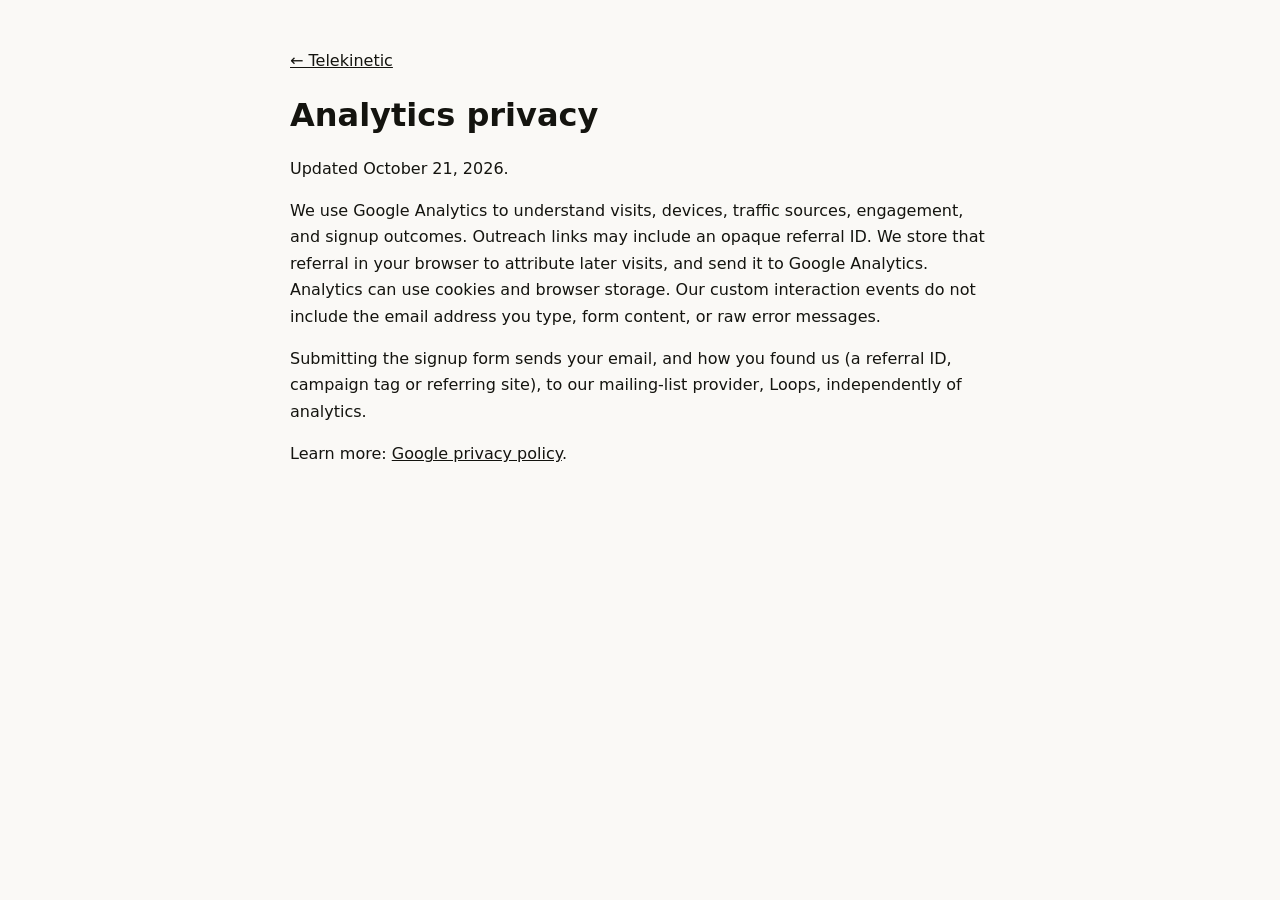
<file: privacy.html>
<!doctype html>
<html lang="en"><head><meta charset="utf-8"><meta name="viewport" content="width=device-width,initial-scale=1"><title>Analytics privacy — Telekinetic</title><style>body{max-width:700px;margin:48px auto;padding:0 24px;font:16px/1.65 system-ui,sans-serif;color:#14140f;background:#faf9f6}a{color:inherit}h1{line-height:1.2}</style></head>
<body><a href="/">← Telekinetic</a><h1>Analytics privacy</h1><p>Updated October 21, 2026.</p>
<p>We use Google Analytics to understand visits, devices, traffic sources, engagement, and signup outcomes. Outreach links may include an opaque referral ID. We store that referral in your browser to attribute later visits, and send it to Google Analytics. Analytics can use cookies and browser storage. Our custom interaction events do not include the email address you type, form content, or raw error messages.</p>
<p>Submitting the signup form sends your email, and how you found us (a referral ID, campaign tag or referring site), to our mailing-list provider, Loops, independently of analytics.</p>
<p>Learn more: <a href="https://policies.google.com/privacy">Google privacy policy</a>.</p>
</body></html>
</file>
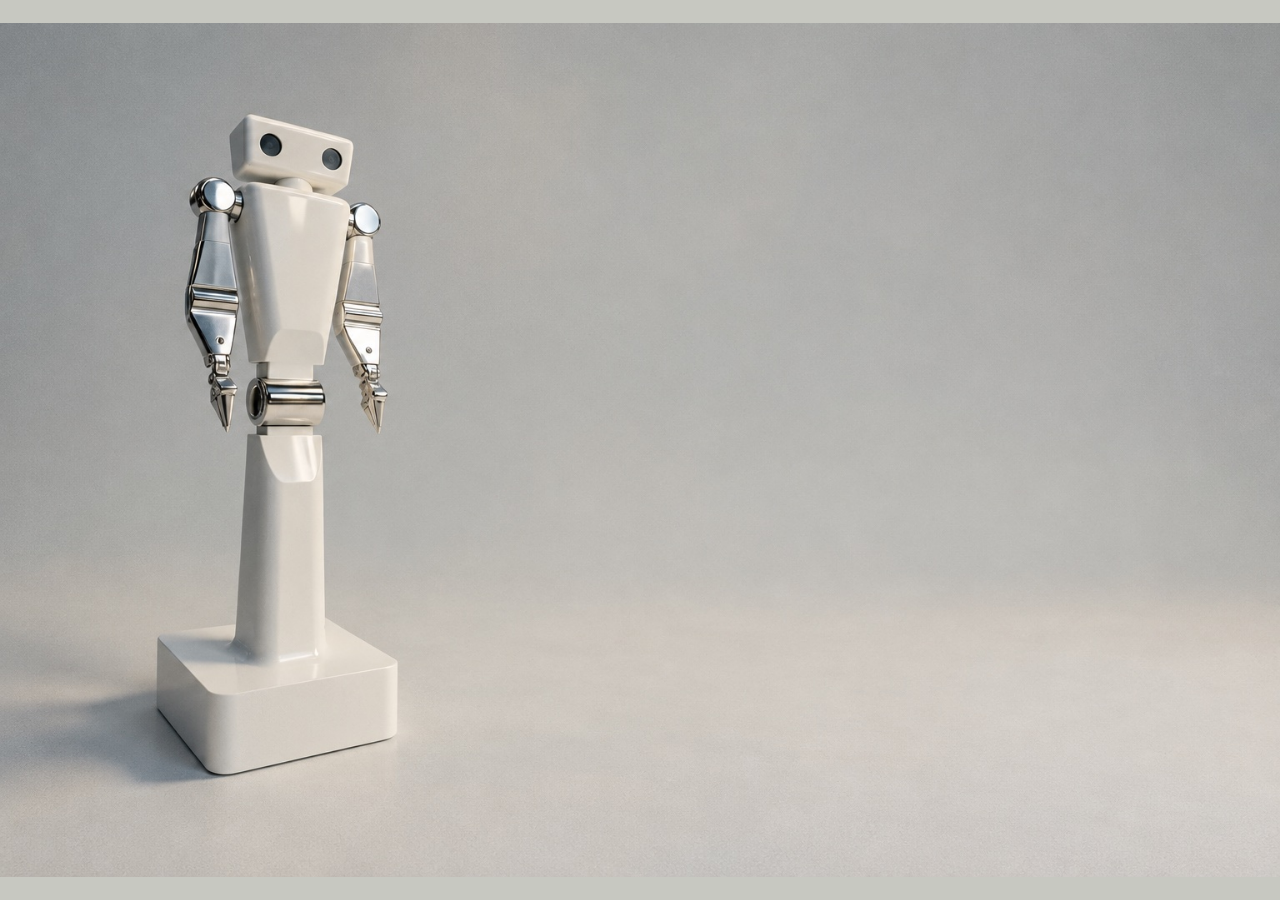
<file: share-card.html>
<!DOCTYPE html>
<html lang="en">
<head>
<meta charset="utf-8">
<!-- Direct GA4: Telekinetic web stream, initialized by /assets/analytics.js. -->
<script src="/assets/analytics.js"></script>
<script src="/assets/behavior.js"></script>
<!-- Google Tag Manager -->
<script>(function(w,d,s,l,i){w[l]=w[l]||[];w[l].push({'gtm.start':
new Date().getTime(),event:'gtm.js'});var f=d.getElementsByTagName(s)[0],
j=d.createElement(s),dl=l!='dataLayer'?'&l='+l:'';j.async=true;j.src=
'https://www.googletagmanager.com/gtm.js?id='+i+dl;f.parentNode.insertBefore(j,f);
})(window,document,'script','dataLayer','GTM-W44566MH');</script>
<script>(function(w,d,s,l,i){w[l]=w[l]||[];w[l].push({'gtm.start':
new Date().getTime(),event:'gtm.js'});var f=d.getElementsByTagName(s)[0],
j=d.createElement(s),dl=l!='dataLayer'?'&l='+l:'';j.async=true;j.src=
'https://www.googletagmanager.com/gtm.js?id='+i+dl;f.parentNode.insertBefore(j,f);
})(window,document,'script','dataLayer','GTM-W2WT46WW');</script>
<!-- End Google Tag Manager -->
<meta name="viewport" content="width=device-width, initial-scale=1">
<title>Telekinetic — Studio image</title>
<style>*{box-sizing:border-box}body{margin:0;background:#c7c8c1}img{display:block;width:100%;height:100vh;object-fit:contain}</style>
</head>
<body>
<!-- Google Tag Manager (noscript) -->
<noscript><iframe src="https://www.googletagmanager.com/ns.html?id=GTM-W44566MH"
height="0" width="0" style="display:none;visibility:hidden"></iframe></noscript>
<noscript><iframe src="https://www.googletagmanager.com/ns.html?id=GTM-W2WT46WW"
height="0" width="0" style="display:none;visibility:hidden"></iframe></noscript>
<!-- End Google Tag Manager (noscript) -->
<img src="assets/robot-studio.jpg" alt="Telekinetic robot in a softly lit gray studio"></body>
</html>
</file>
<file: updates/updates.css>
/* Updates pages. Same fonts, ink, accent and studio gray as the homepage. */
@font-face { font-family: 'JetBrains Mono'; font-style: normal; font-weight: 400; font-display: swap; src: url("../assets/7f76cdfa.woff2") format('woff2'); unicode-range: U+0000-00FF, U+0131, U+0152-0153, U+02BB-02BC, U+02C6, U+02DA, U+02DC, U+0304, U+0308, U+0329, U+2000-206F, U+20AC, U+2122, U+2191, U+2193, U+2212, U+2215, U+FEFF, U+FFFD; }
@font-face { font-family: 'JetBrains Mono'; font-style: normal; font-weight: 500; font-display: swap; src: url("../assets/7f76cdfa.woff2") format('woff2'); unicode-range: U+0000-00FF, U+0131, U+0152-0153, U+02BB-02BC, U+02C6, U+02DA, U+02DC, U+0304, U+0308, U+0329, U+2000-206F, U+20AC, U+2122, U+2191, U+2193, U+2212, U+2215, U+FEFF, U+FFFD; }
@font-face { font-family: 'Manrope'; font-style: normal; font-weight: 600; font-display: swap; src: url("../assets/5b0e48e4.woff2") format('woff2'); unicode-range: U+0000-00FF, U+0131, U+0152-0153, U+02BB-02BC, U+02C6, U+02DA, U+02DC, U+0304, U+0308, U+0329, U+2000-206F, U+20AC, U+2122, U+2191, U+2193, U+2212, U+2215, U+FEFF, U+FFFD; }
@font-face { font-family: 'Manrope'; font-style: normal; font-weight: 700; font-display: swap; src: url("../assets/5b0e48e4.woff2") format('woff2'); unicode-range: U+0000-00FF, U+0131, U+0152-0153, U+02BB-02BC, U+02C6, U+02DA, U+02DC, U+0304, U+0308, U+0329, U+2000-206F, U+20AC, U+2122, U+2191, U+2193, U+2212, U+2215, U+FEFF, U+FFFD; }

:root {
  color-scheme: light;
  --ink: #14140f;
  --ink-soft: #14140fb3;
  --ink-faint: #14140f33;
  --accent: #ff7122;
  --studio: #b9bbb5;
  --studio-light: #d3d3cd;
  --card: #f6f5f1;
  --mono: 'JetBrains Mono', ui-monospace, monospace;
  --display: 'Manrope', system-ui, sans-serif;
}
* { box-sizing: border-box; }
html, body { background: var(--studio); }
body { margin: 0; color: var(--ink); font: 600 17px/1.6 var(--display); -webkit-font-smoothing: antialiased; }
::selection { background: var(--accent); color: var(--ink); }
a { color: inherit; text-decoration-color: var(--accent); text-decoration-thickness: 2px; text-underline-offset: 3px; }
:focus-visible { outline: 2px solid var(--ink); outline-offset: 4px; }

/* The header stays at the top the whole way down, above the 3D stage and everything that slides over it. */
.site-header { position: sticky; top: 0; z-index: 30; background: #b9bbb5d9; background: color-mix(in srgb, var(--studio) 85%, transparent); -webkit-backdrop-filter: blur(12px); backdrop-filter: blur(12px); }
.site-header-inner { max-width: 1120px; margin: 0 auto; padding: 22px max(20px, env(safe-area-inset-left)); display: flex; align-items: center; justify-content: space-between; gap: 16px; }
.brand { display: inline-flex; align-items: center; gap: 8px; font: 600 18px/1.2 var(--display); letter-spacing: .02em; text-decoration: none; }
.brand svg { width: 18px; height: 18px; display: block; }
.site-nav { font: 400 13px/1 var(--mono); display: flex; gap: 18px; }
.site-nav a { text-decoration: none; }
.site-nav a[aria-current="page"] { text-decoration: underline; text-decoration-color: var(--accent); text-decoration-thickness: 2px; }

.kicker { font: 400 13px/1.6 var(--mono); color: var(--ink-soft); margin: 0 0 14px; }
.mono { font-family: var(--mono); font-weight: 400; }

/* Intro */
.intro { position: relative; max-width: 1120px; margin: 0 auto; min-height: calc(100vh - 66px); min-height: calc(100svh - 66px); display: flex; flex-direction: column; justify-content: center; padding: 0 max(20px, env(safe-area-inset-left)) 96px; }
.intro h1 { font: 700 clamp(22px, 7vw, 72px)/1.02 var(--display); letter-spacing: -.035em; margin: 0 0 22px -.045em; white-space: nowrap; }
.intro h1 em { font-style: normal; color: var(--accent); }
.dek { font-size: clamp(18px, 2vw, 22px); line-height: 1.45; max-width: 34ch; margin: 0 0 28px; }
.byline { font: 400 13px/1.6 var(--mono); color: var(--ink-soft); display: flex; flex-wrap: wrap; gap: 6px 14px; margin: 0; }
.byline span + span { border-left: 1px solid var(--ink-faint); padding-left: 14px; }
.scroll-caret { position: absolute; left: 50%; bottom: 28px; width: 44px; height: 44px; margin-left: -22px; display: grid; place-items: center; color: var(--ink); animation: caret-bob 1.8s ease-in-out infinite; }
.scroll-caret svg { width: 28px; height: 28px; }
@keyframes caret-bob { 0%, 100% { transform: translateY(0); } 50% { transform: translateY(8px); } }

/* Scroll story: a sticky 3D stage with step cards scrolling over it */
.story { position: relative; }
/* The stage fills the screen below the sticky header, so nothing in the scene hides behind it. */
.stage { position: sticky; top: var(--header-height, 72px); height: calc(100vh - var(--header-height, 72px)); height: calc(100svh - var(--header-height, 72px)); overflow: hidden; }
.stage canvas { display: block; width: 100%; height: 100%; }
.stage-fallback { position: absolute; inset: 0; display: none; place-items: center; padding: 24px; text-align: center; font: 400 13px/1.6 var(--mono); color: var(--ink-soft); }
.no-webgl .stage-fallback { display: grid; }
.steps { position: relative; margin-top: calc(var(--header-height, 72px) - 100vh); margin-top: calc(var(--header-height, 72px) - 100svh); z-index: 2; pointer-events: none; }
/* Each step is a stretch of scroll. Its animation plays first; then its text fades in near the top left and holds. */
.step { min-height: 220vh; padding: 0 max(20px, env(safe-area-inset-left)); max-width: 1120px; margin: 0 auto; }
/* A step before a run of cards gets room to finish, and its text leaves as the first card comes in. */
.step:has(+ .card-flow) { min-height: 300vh; }
/* Steps with no text, where only the animation moves. */
.step-silent { min-height: 140vh; }
/* Once the story script runs, it places the text over the scene and fades it in and out with the scroll. */
.paced .step .card { position: fixed; top: 22vh; left: max(20px, calc((100vw - 1120px) / 2 + 20px)); opacity: 0; visibility: hidden; transition: none; will-change: opacity, transform; }
/* Results: two cards slide up over the stage, which blurs and darkens behind them. */
.stage-dim { position: absolute; inset: 0; background: #14140f; opacity: 0; pointer-events: none; }
/* Each card gets its own stretch of scroll: it slides up, holds in the middle as the focus, then slides away before the next one comes. */
.card-flow { position: relative; pointer-events: auto; max-width: 1120px; margin: 0 auto; padding: 0 max(20px, env(safe-area-inset-left)); display: grid; gap: 90vh; }
.card-slot { min-height: 130vh; }
/* After the last card, leave a screen of scroll so it slides fully out and the blur lifts before the stage lets go. */
.steps > .card-flow:last-child { padding-bottom: 100vh; }
/* The chart holds longer: its bars grow only once it has settled. */
.card-slot:has(.chart) { min-height: 220vh; }
.card-slot > .result-card { position: sticky; top: 12vh; }
/* No box: the content sits straight on the blurred, darkened animation, in light type. */
.result-card { --on-dim: #f6f5f1; --on-dim-soft: #f6f5f1b8; --on-dim-faint: #f6f5f12e; color: var(--on-dim); display: grid; gap: 20px; }
.result-card .fine, .result-card .chart-legend, .result-card .chart-axis, .result-card .chart-col span { color: var(--on-dim-soft); }
.result-card .chart-col.demo span { color: var(--on-dim); }
.result-card .chart-col.base, .result-card .chart-legend i.base { background: #f6f5f166; }
.result-card .chart-cols { border-bottom-color: var(--on-dim-soft);
  background: repeating-linear-gradient(to top, transparent 0, transparent calc(25% - 1px), var(--on-dim-faint) calc(25% - 1px), var(--on-dim-faint) 25%); }
.result-card h2 { font: 700 clamp(26px, 3.4vw, 36px)/1.1 var(--display); letter-spacing: -.025em; margin: 0; }
.result-card > p { margin: -8px 0 0; max-width: 60ch; }
.result-card .chart { background: none; border: 0; border-radius: 0; padding: 0; }
/* Step text sits straight on the scene, with no box behind it. */
/* One line per step on wide screens; the story script shrinks a line's type only if it would not fit. Phones may wrap to two lines. */
.card { pointer-events: auto; color: var(--ink); white-space: nowrap; }
.card .phrase { font: 700 30px/1.12 var(--display); letter-spacing: -.025em; }
.card p { margin: 0; font-size: 20px; line-height: 1.35; letter-spacing: -.01em; }
.card p + p { margin-top: 10px; }
.card .stat { font: 700 44px/1 var(--display); letter-spacing: -.03em; margin-top: 14px; }
.card .stat small { font: 400 13px/1.4 var(--mono); letter-spacing: 0; color: var(--ink-soft); margin-left: 6px; }
.card .stat.good { color: var(--accent); }
.card .note { font: 400 12px/1.5 var(--mono); color: var(--ink-soft); }

/* Result bars inside a card */
.bars { margin-top: 14px; display: grid; gap: 12px; }
.bars-legend { display: flex; gap: 14px; font: 400 11px/1.4 var(--mono); color: var(--ink-soft); }
.bars-legend i { display: inline-block; width: 10px; height: 10px; border-radius: 2px; margin-right: 6px; vertical-align: -1px; }
.bar-task { font: 400 12px/1.3 var(--mono); margin: 0 0 4px; display: flex; justify-content: space-between; gap: 10px; }
.bar-pair { display: grid; gap: 3px; }
.bar-track { height: 10px; background: #14140f12; border-radius: 3px; overflow: hidden; }
.bar-fill { height: 100%; width: 0; border-radius: 3px; background: #14140f8c; transition: width 1.1s cubic-bezier(.2,.7,.2,1); }
.bar-fill.with-demo { background: var(--accent); }
.step.is-active .bar-fill { width: var(--value); }
.bar-fill.zero { min-width: 2px; }

/* Below the story */
.section { max-width: 1120px; margin: 0 auto; padding: 72px max(20px, env(safe-area-inset-left)) 0; }
/* The citations end the page now that there is no footer, so give them room below, clear of a phone's home bar. */
article > .section:last-child { padding-bottom: calc(clamp(72px, 12vh, 120px) + env(safe-area-inset-bottom, 0px)); }
.section h2 { font: 700 clamp(26px, 3.4vw, 36px)/1.1 var(--display); letter-spacing: -.025em; margin: 0 0 10px; }
.section > p { max-width: 60ch; margin: 0 0 24px; }
.section { padding-top: 112px; }
.section > p { margin-bottom: 0; }
.section > * + * { margin-top: 28px; }
.section > h2 + * { margin-top: 12px; }
.sbs { display: grid; grid-template-columns: 1fr 1fr; gap: clamp(28px, 5vw, 72px); }
.sbs figure { margin: 0; min-width: 0; }
/* Videos: vignette, soft edges that fade into the page, and film grain like the homepage photo. */
.video-label { position: absolute; top: 17%; left: 10%; z-index: 3; display: flex; align-items: center; gap: 8px; margin: 0; width: max-content; max-width: 80%;
  font: 700 clamp(14px, 1.7vw, 19px)/1.2 var(--display); letter-spacing: -.01em; color: #fff; background: #14140fbf; padding: 7px 13px; border-radius: 999px; }
.video-label.with-demo { color: var(--accent); }
.film-wrap { position: relative; }
.film-glow { position: absolute; inset: -9%; background: center / 100% 100% no-repeat; filter: blur(40px) brightness(1.1); opacity: .4; pointer-events: none; }
.film { position: relative; isolation: isolate;
  -webkit-mask: url("film-mask-a.png") center / 100% 100% no-repeat;
  mask: url("film-mask-a.png") center / 100% 100% no-repeat; }
.film.film-alt { -webkit-mask-image: url("film-mask-b.png"); mask-image: url("film-mask-b.png"); }
.film video { display: block; width: 100%; height: auto; }
.film::after { content: ""; position: absolute; inset: 0; pointer-events: none; background: url("grain.png") repeat; background-size: 256px 256px; mix-blend-mode: overlay; opacity: .12; z-index: 2; }
.fine { font: 400 12px/1.6 var(--mono); color: var(--ink-soft); }
.section > .fine { margin-top: 12px; }
.chart { background: var(--card); border: 1px solid var(--ink-faint); border-radius: 14px; padding: 28px; display: grid; gap: 26px; }
.section > .chart { margin-top: 56px; }
.chart-head { display: flex; flex-wrap: wrap; justify-content: space-between; align-items: baseline; gap: 10px 24px; }
.chart h3 { font: 700 20px/1.2 var(--display); margin: 0; }
.chart-legend { display: flex; gap: 18px; margin: 0; font: 400 12px/1.4 var(--mono); color: var(--ink-soft); }
.chart-legend i { display: inline-block; width: 12px; height: 12px; border-radius: 3px; margin-right: 7px; vertical-align: -1px; }
.chart-legend i.base { background: #14140f59; }
.chart-legend i.demo { background: var(--accent); }
.chart-plot { display: grid; grid-template-columns: auto minmax(0, 1fr); gap: 10px; }
.chart-axis { display: flex; flex-direction: column; justify-content: space-between; height: 260px; font: 400 11px/1 var(--mono); color: var(--ink-soft); text-align: right; transform: translateY(-5px); }
.chart-area { display: grid; grid-template-columns: repeat(4, minmax(0, 1fr)); gap: 12px; }
.chart-group { display: grid; grid-template-rows: 260px auto; gap: 10px; min-width: 0; }
.chart-cols { display: flex; align-items: flex-end; justify-content: center; gap: 8px; border-bottom: 1px solid var(--ink-soft);
  background: repeating-linear-gradient(to top, transparent 0, transparent calc(25% - 1px), #14140f14 calc(25% - 1px), #14140f14 25%); }
.chart-col { position: relative; flex: 0 1 44px; height: var(--value); min-height: 3px; border-radius: 4px 4px 0 0; }
.chart-col.base { background: #14140f59; }
.chart-col.demo { background: var(--accent); }
.chart-col span { position: absolute; bottom: calc(100% + 6px); left: 50%; transform: translateX(-50%); font: 400 11px/1 var(--mono); color: var(--ink-soft); white-space: nowrap; }
.chart-col.demo span { color: var(--ink); font-weight: 500; }
.chart-task { font: 700 14px/1.3 var(--display); text-align: center; margin: 0; text-wrap: balance; }
@media (max-width: 760px) { .chart-axis { height: 200px; } .chart-group { grid-template-rows: 200px auto; } .chart-area { gap: 6px; } .chart-cols { gap: 4px; } .chart-task { font-size: 12px; } .chart-col span { font-size: 10px; } }
.chart > .fine { margin: 0; }
.clip { margin: 28px auto 0; max-width: 880px; }
.clip figcaption { font: 400 12px/1.6 var(--mono); color: var(--ink-soft); margin: 10px 0 0; text-align: center; }
.stack { display: grid; gap: 28px; max-width: 60ch; }
.stack h3 { font: 700 20px/1.2 var(--display); margin: 0 0 6px; }
.stack p { margin: 0; }
.refs { margin: 0; padding-left: 20px; display: grid; gap: 6px; font: 400 12px/1.5 var(--mono); color: var(--ink-soft); }
.refs a { color: var(--ink); }
.refs sub { font-size: .75em; line-height: 0; }
@media (max-width: 760px) { .sbs { grid-template-columns: 1fr; gap: 24px; } .chart { padding: 20px; } .section { padding-top: 88px; } }
.clips { display: grid; grid-template-columns: repeat(auto-fit, minmax(300px, 1fr)); gap: 20px; }
.clips figure { margin: 0; }
.clips figure.wide { grid-column: 1 / -1; }
.clips video { display: block; width: 100%; height: auto; border-radius: 12px; background: #b9bbb5; }
.clips figcaption { font: 400 12px/1.6 var(--mono); color: var(--ink-soft); margin: 8px 0 0; }
.details { display: grid; grid-template-columns: repeat(auto-fit, minmax(260px, 1fr)); gap: 20px; }
.details div { background: var(--card); border: 1px solid var(--ink-faint); border-radius: 12px; padding: 18px 20px; }
.details h3 { font: 700 16px/1.3 var(--display); margin: 0 0 8px; }
.details p, .details li { font: 400 13px/1.65 var(--mono); margin: 0; }
.details ul { margin: 0; padding-left: 18px; }
.details li + li { margin-top: 4px; }

.site-footer { margin-top: 96px; }
.site-footer-inner { max-width: 1120px; margin: 0 auto; padding: 24px max(20px, env(safe-area-inset-left)) max(32px, env(safe-area-inset-bottom)); display: flex; justify-content: space-between; gap: 24px; font: 400 10px/1.8 var(--mono); color: var(--ink-soft); }
.site-footer p { margin: 0; }

/* Updates list */
/* Optical alignment: a big T looks indented next to smaller text, so hang it slightly left. */
.intro .dek { margin-left: -.02em; }
.visually-hidden { position: absolute; width: 1px; height: 1px; overflow: hidden; clip: rect(0 0 0 0); white-space: nowrap; }
.post-list-section { padding-top: 56px; padding-bottom: 96px; }
.post-list { list-style: none; padding: 0; margin: 0; max-width: 1040px; }
.post-list li { border-top: 1px solid var(--ink-faint); }
.post-list li:last-child { border-bottom: 1px solid var(--ink-faint); }
/* One wide, short row per post: a looping preview on the left, title and tagline beside it. */
.post-list a { display: grid; grid-template-columns: minmax(0, 46%) 1fr; gap: clamp(16px, 4vw, 40px); align-items: center; padding: 24px 0; text-decoration: none; }
.post-preview { aspect-ratio: 16 / 9; }
.post-preview canvas { display: block; width: 100%; height: 100%; }
.post-list img { width: 100%; aspect-ratio: 16 / 9; object-fit: cover; border-radius: 8px; background: #b9bbb5; }
.post-list h2 { font: 700 clamp(18px, 2.6vw, 28px)/1.15 var(--display); letter-spacing: -.02em; margin: 4px 0 8px -.04em; }
.post-list p { margin: 0; font-size: clamp(13px, 1.6vw, 16px); line-height: 1.45; color: var(--ink-soft); }
.post-meta { font: 400 12px/1.6 var(--mono); color: var(--ink-soft); }
.post-list a:hover h2 { text-decoration: underline; text-decoration-color: var(--accent); text-decoration-thickness: 2px; text-underline-offset: 4px; }

@media (max-width: 760px) {
  /* The 3D stage sits in the top part of the screen; the cards scroll through the bottom. */
  .paced .step .card { top: auto; bottom: 7vh; left: 20px; right: 20px; }
  .card { white-space: normal; }
  .card .phrase { font-size: 22px; text-wrap: balance; }
  .card .stat { font-size: 36px; }
    .post-list a { grid-template-columns: minmax(0, 42%) 1fr; gap: 14px; padding: 16px 0; }
  .site-footer-inner { flex-direction: column; gap: 8px; }
}
@media (prefers-reduced-motion: reduce) {
  .card, .bar-fill { transition: none; }
  .scroll-caret { animation: none; }
}
/* Text-only story when there is no WebGL */
.no-webgl .card { opacity: 1; transform: none; }
.no-webgl .bar-fill { width: var(--value); }
.no-webgl /* Without WebGL there is no darkened scene behind the results, so they keep dark type. */
.no-webgl .result-card { --on-dim: var(--ink); --on-dim-soft: var(--ink-soft); --on-dim-faint: #14140f14; }
.no-webgl .result-card .chart-col.base, .no-webgl .result-card .chart-legend i.base { background: #14140f59; }
</file>
